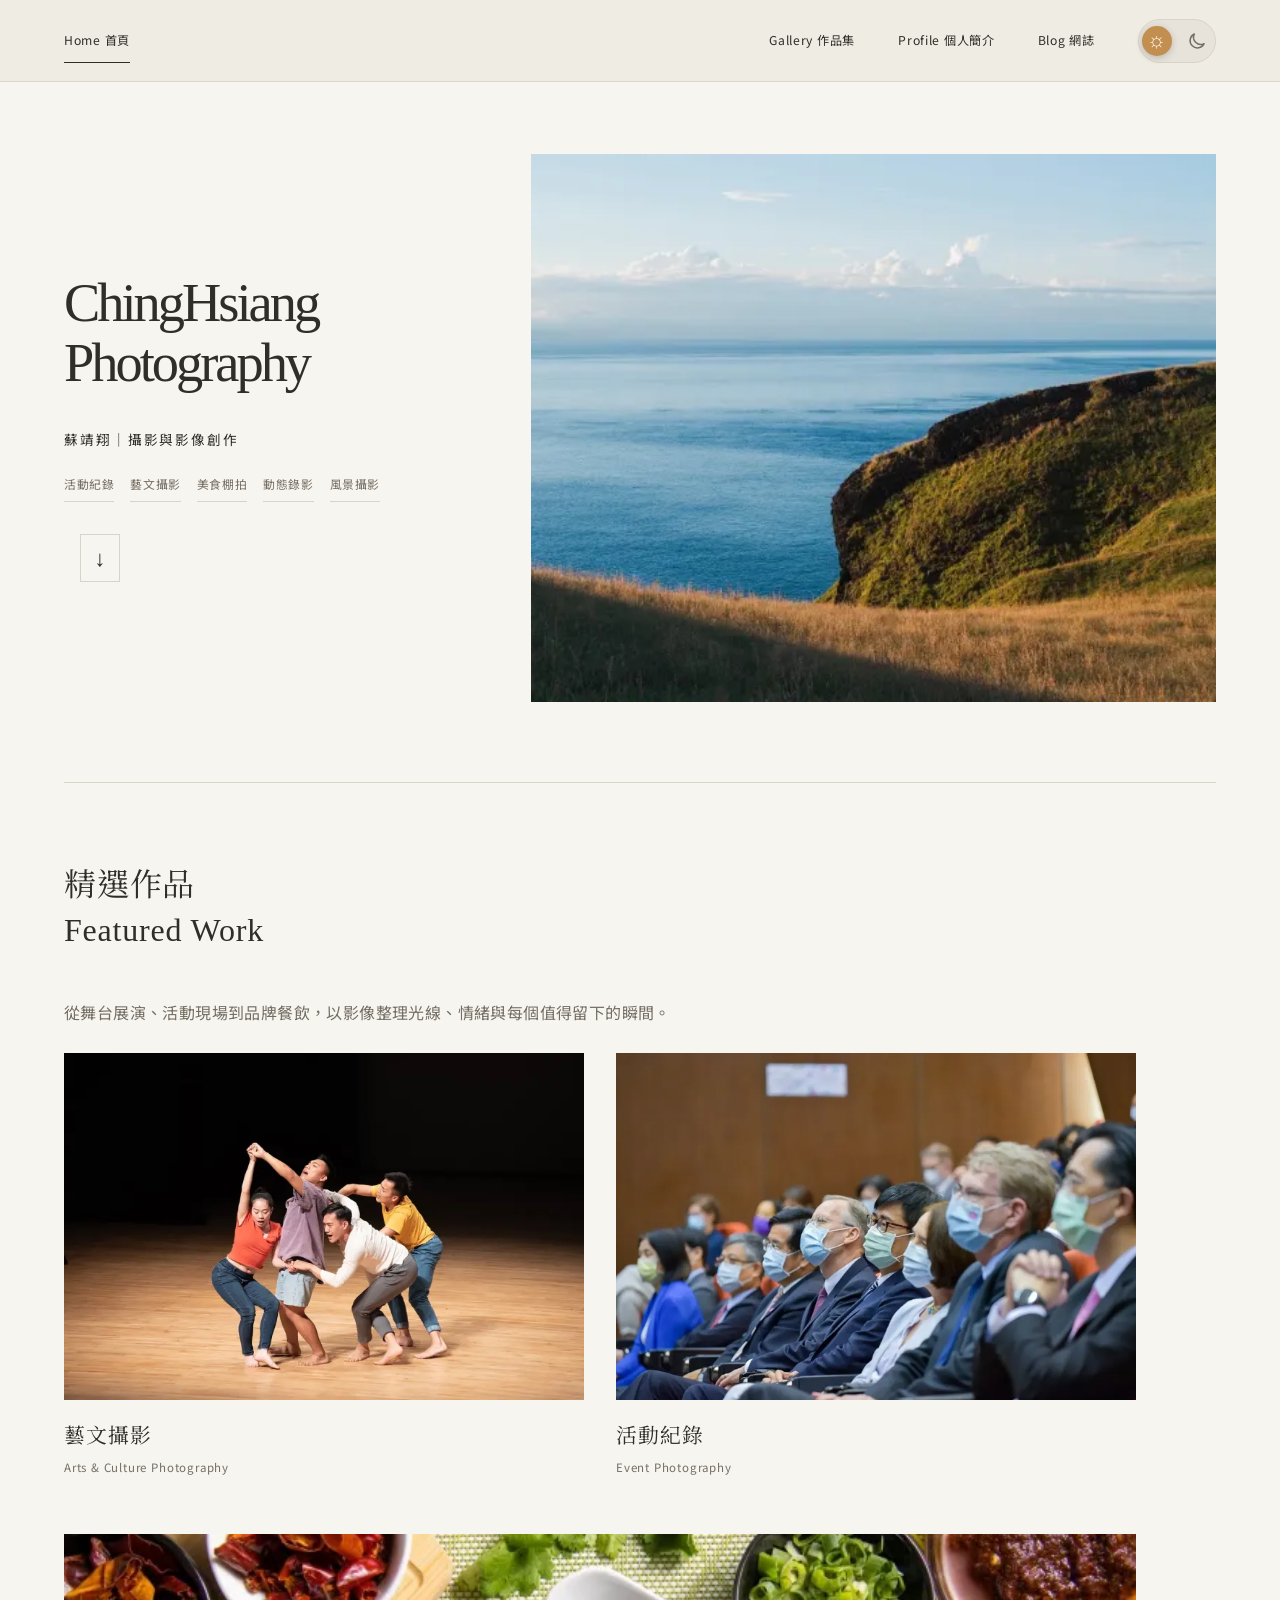
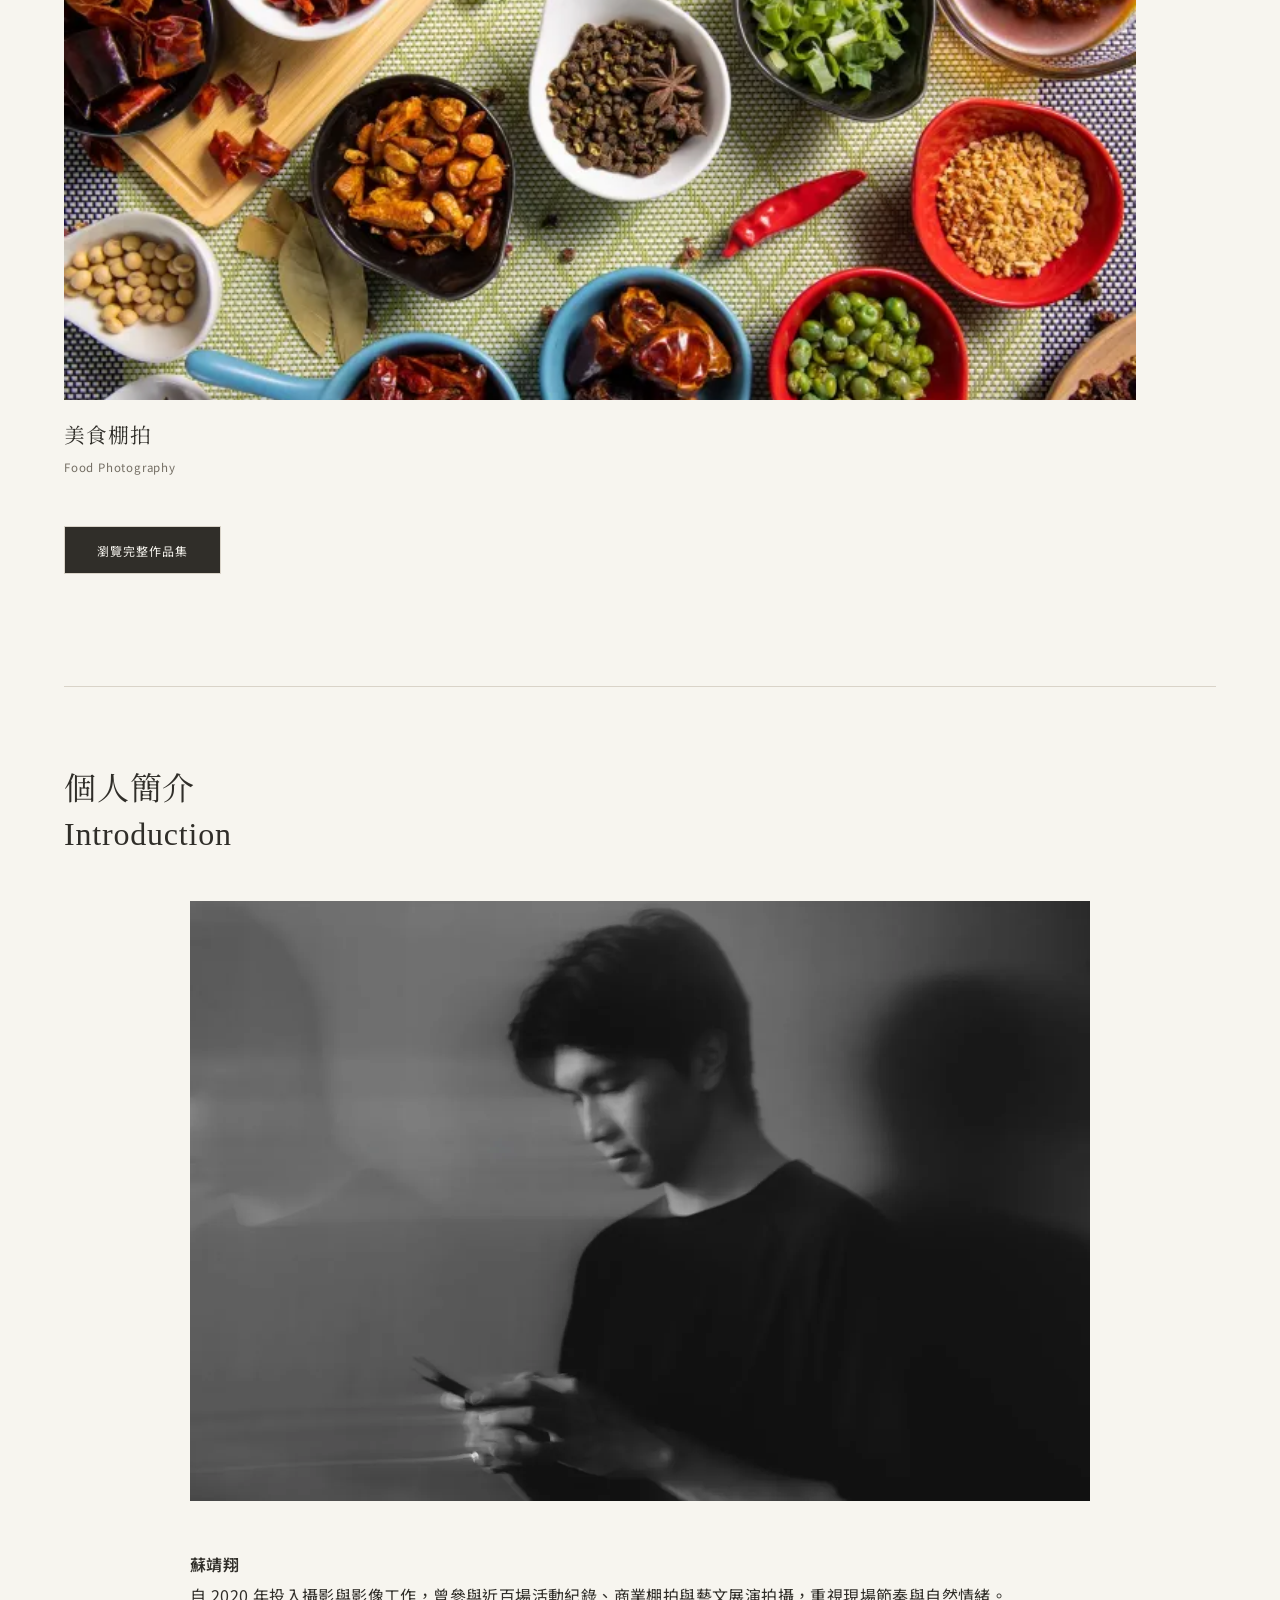
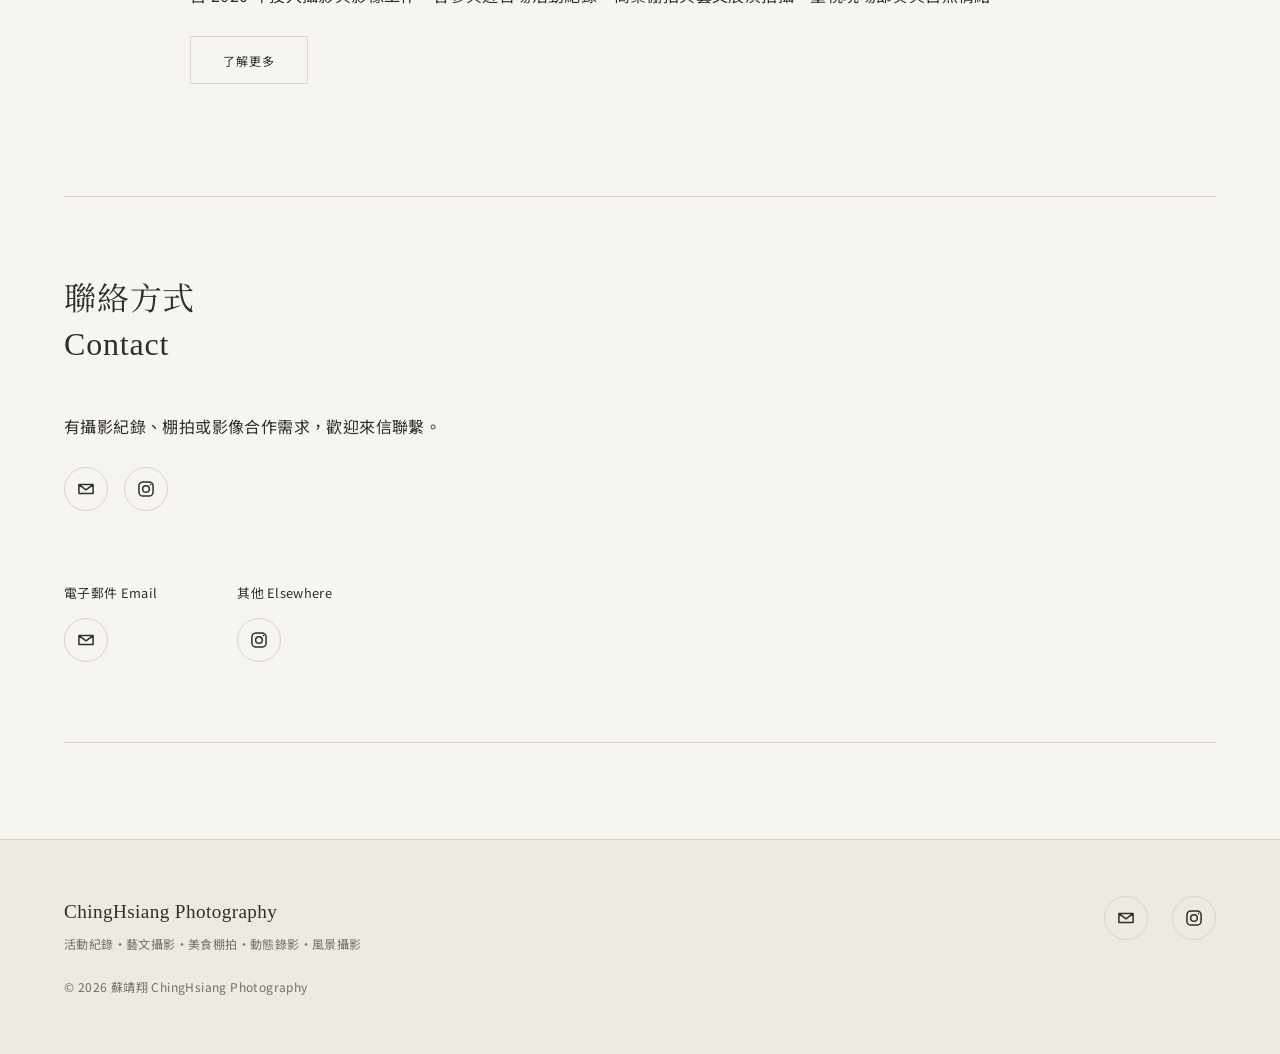
<file: index.html>
﻿<!DOCTYPE HTML>
<html lang="zh-Hant">
    <head>
        <title>蘇靖翔攝影作品集 | ChingHsiang Photography</title>
        <meta charset="utf-8" />
        <meta name="viewport" content="width=device-width, initial-scale=1" />
        <meta name="description" content="蘇靖翔的攝影與影像作品集，提供活動紀錄、藝文攝影、美食棚拍、動態錄影與風景攝影。" />
        <meta name="theme-color" content="#f7f5ef" />
        <link rel="canonical" href="https://www.chinghsiang.com/" />
        <meta property="og:type" content="website" />
        <meta property="og:locale" content="zh_TW" />
        <meta property="og:site_name" content="ChingHsiang Photography" />
        <meta property="og:title" content="蘇靖翔攝影作品集 | ChingHsiang Photography" />
        <meta property="og:description" content="從藝文展演、活動現場到品牌餐飲，以影像完整記錄每個重要片刻。" />
        <meta property="og:url" content="https://www.chinghsiang.com/" />
        <meta property="og:image" content="https://www.chinghsiang.com/images/%E7%89%9B%E9%A0%AD%E5%B1%B1.jpg" />
        <meta name="twitter:card" content="summary_large_image" />
        <meta name="twitter:title" content="蘇靖翔攝影作品集" />
        <meta name="twitter:description" content="活動紀錄、藝文攝影、美食棚拍、動態錄影與風景攝影。" />
        <meta name="twitter:image" content="https://www.chinghsiang.com/images/%E7%89%9B%E9%A0%AD%E5%B1%B1.jpg" />
        <link rel="icon" type="image/png" href="assets/favicon.png?v=20260711-logo" />
        <script src="assets/js/theme.js?v=20260912-editorial"></script>
        <link rel="preconnect" href="https://fonts.googleapis.com" />
        <link rel="preconnect" href="https://fonts.gstatic.com" crossorigin />
        <link rel="preload" as="image" href="images/牛頭山-720.webp" type="image/webp" imagesrcset="images/牛頭山-720.webp 720w, images/牛頭山-1200.webp 1200w, images/牛頭山.webp 1600w" imagesizes="(max-width: 900px) 90vw, (max-width: 1466px) 53.51vw, calc(821.33px - 2.49vw)" fetchpriority="high" />
        <link rel="stylesheet" href="https://fonts.googleapis.com/css2?family=Noto+Sans+TC:wght@400;600&amp;family=Noto+Serif+TC:wght@400;600&amp;display=swap" />
        <link rel="stylesheet" href="assets/css/main.css?v=20260718-dark-details" />
        <link rel="stylesheet" href="assets/css/editorial.css?v=20261004-interactions" />
        <script type="application/ld+json">
            {
                "@context": "https://schema.org",
                "@type": "Person",
                "name": "蘇靖翔",
                "alternateName": "ChingHsiang Photography",
                "url": "https://www.chinghsiang.com/",
                "image": "https://www.chinghsiang.com/images/%E5%80%8B%E4%BA%BA%E7%85%A7.jpg",
                "jobTitle": "攝影師",
                "email": "mailto:chinghsiang0622@icloud.com",
                "sameAs": [
                    "https://www.instagram.com/chinghsiang_photo/"
                ],
                "knowsAbout": ["活動紀錄", "藝文攝影", "美食攝影", "動態錄影", "風景攝影"]
            }
        </script>
    </head>
    <body class="is-preload">
        <a class="skip-link" href="#main-content">跳至主要內容</a>
        <nav class="site-nav" aria-label="主要導覽">
            <a href="index.html" aria-current="page"><span class="nav-en">Home</span> <span class="nav-zh">首頁</span></a>
            <a href="gallery.html"><span class="nav-en">Gallery</span> <span class="nav-zh">作品集</span></a>
            <a href="profile.html"><span class="nav-en">Profile</span> <span class="nav-zh">個人簡介</span></a>
            <a href="blog.html"><span class="nav-en">Blog</span> <span class="nav-zh">網誌</span></a>
            <button class="theme-toggle" type="button" aria-pressed="false" aria-label="切換為深色模式">
                <span class="theme-toggle-icon" aria-hidden="true"></span>
                <span class="theme-toggle-label">深色模式</span>
            </button>
        </nav>

        <main id="main-content" tabindex="-1">
            <div id="wrapper">
            <section class="intro">
                <header>
                    <h1>ChingHsiang Photography</h1>
                    <p class="hero-kicker">蘇靖翔｜攝影與影像創作</p>
                    <ul class="hero-services" aria-label="攝影服務項目">
                        <li><a href="gallery-event.html">活動紀錄</a></li>
                        <li><a href="gallery-art.html">藝文攝影</a></li>
                        <li><a href="gallery-food.html">美食棚拍</a></li>
                        <li><a href="gallery-video.html">動態錄影</a></li>
                        <li><a href="gallery-landscape.html">風景攝影</a></li>
                    </ul>
                    <ul class="actions">
                        <li><a href="#first" class="arrow scrolly"><span class="label">Next</span></a></li>
                    </ul>
                </header>
                <div class="content">
                    <span class="image fill" data-position="center">
                        <img src="images/牛頭山-720.webp" srcset="images/牛頭山-720.webp 720w, images/牛頭山-1200.webp 1200w, images/牛頭山.webp 1600w" sizes="(max-width: 900px) 90vw, (max-width: 1466px) 53.51vw, calc(821.33px - 2.49vw)" width="1600" height="900" alt="牛頭山風景攝影作品" fetchpriority="high" decoding="async" />
                    </span>
                </div>
            </section>

            <section id="first" class="gallery-overview">
                <header>
                    <h2>精選作品<br />Featured Work</h2>
                </header>
                <div class="content">
                    <p class="lead">從舞台展演、活動現場到品牌餐飲，以影像整理光線、情緒與每個值得留下的瞬間。</p>
                    <div class="gallery">
                        <a href="gallery-art.html" class="landscape">
                            <img src="images/gallery/fulls/藝文攝影-720.webp" srcset="images/gallery/fulls/藝文攝影-720.webp 720w, images/gallery/fulls/藝文攝影-1200.webp 1200w, images/gallery/fulls/藝文攝影.webp 1600w" sizes="(max-width: 600px) 90vw, 45vw" width="1600" height="1068" alt="藝文攝影精選作品" loading="lazy" decoding="async" />
                            <span class="gallery-title">藝文攝影<small>Arts &amp; Culture Photography</small></span>
                        </a>
                        <a href="gallery-event.html" class="landscape">
                            <img src="images/gallery/fulls/活動紀錄-720.webp" srcset="images/gallery/fulls/活動紀錄-720.webp 720w, images/gallery/fulls/活動紀錄-1200.webp 1200w, images/gallery/fulls/活動紀錄.webp 1280w" sizes="(max-width: 600px) 90vw, 45vw" width="1280" height="832" alt="活動紀錄精選作品" loading="lazy" decoding="async" />
                            <span class="gallery-title">活動紀錄<small>Event Photography</small></span>
                        </a>
                        <a href="gallery-food.html" class="landscape">
                            <img src="images/gallery/fulls/美食棚拍-720.webp" srcset="images/gallery/fulls/美食棚拍-720.webp 720w, images/gallery/fulls/美食棚拍-1200.webp 1200w, images/gallery/fulls/美食棚拍.webp 1600w" sizes="(max-width: 600px) 90vw, 45vw" width="1600" height="1068" alt="美食棚拍精選作品" loading="lazy" decoding="async" />
                            <span class="gallery-title">美食棚拍<small>Food Photography</small></span>
                        </a>
                    </div>
                    <ul class="actions">
                        <li><a href="gallery.html" class="button primary">瀏覽完整作品集</a></li>
                    </ul>
                </div>
            </section>

            <section>
                <header>
                    <h2>個人簡介<br />Introduction</h2>
                </header>
                <div class="content">
                    <span class="image main">
                        <img src="images/個人照-720.webp" srcset="images/個人照-720.webp 720w, images/個人照-1200.webp 1200w, images/個人照.webp 1600w" sizes="(max-width: 600px) 90vw, 60vw" width="1600" height="1066" alt="攝影師蘇靖翔個人照" loading="lazy" decoding="async" />
                    </span>
                    <p><strong>蘇靖翔</strong><br />自 2020 年投入攝影與影像工作，曾參與近百場活動紀錄、商業棚拍與藝文展演拍攝，重視現場節奏與自然情緒。</p>
                    <ul class="actions">
                        <li><a href="profile.html" class="button">了解更多</a></li>
                    </ul>
                </div>
            </section>

            <section>
                <header>
                    <h2>聯絡方式<br />Contact</h2>
                </header>
                <div class="content">
                    <p>有攝影紀錄、棚拍或影像合作需求，歡迎來信聯繫。</p>
                    <ul class="actions contact-actions">
                        <li><a href="mailto:chinghsiang0622@icloud.com" class="contact-icon-link contact-icon-email" aria-label="寄送電子郵件" title="電子郵件"></a></li>
                        <li><a href="https://www.instagram.com/chinghsiang_photo/" target="_blank" rel="noopener noreferrer" class="contact-icon-link contact-icon-instagram" aria-label="前往 Instagram" title="Instagram"></a></li>
                    </ul>
                </div>
                <footer>
                    <ul class="items">
                        <li>
                            <h3>電子郵件 Email</h3>
                            <a href="mailto:chinghsiang0622@icloud.com" class="contact-icon-link contact-icon-email" aria-label="寄送電子郵件" title="電子郵件"></a>
                        </li>
                        <li>
                            <h3>其他 Elsewhere</h3>
                            <a href="https://www.instagram.com/chinghsiang_photo/" target="_blank" rel="noopener noreferrer" class="contact-icon-link contact-icon-instagram" aria-label="前往 Instagram @chinghsiang_photo" title="Instagram"></a>
                        </li>
                    </ul>
                </footer>
            </section>
            </div>
        </main>

        <footer class="site-footer">
            <div>
                <strong>ChingHsiang Photography</strong>
                <p>活動紀錄・藝文攝影・美食棚拍・動態錄影・風景攝影</p>
            </div>
            <nav class="footer-links" aria-label="頁尾連結">
                <a href="mailto:chinghsiang0622@icloud.com" class="contact-icon-link contact-icon-email" aria-label="寄送電子郵件" title="電子郵件"></a>
                <a href="https://www.instagram.com/chinghsiang_photo/" target="_blank" rel="noopener noreferrer" class="contact-icon-link contact-icon-instagram" aria-label="前往 Instagram" title="Instagram"></a>
            </nav>
            <small>© 2026 蘇靖翔 ChingHsiang Photography</small>
        </footer>

        <script src="assets/js/jquery.min.js"></script>
        <script src="assets/js/main.js?v=20261004-interactions"></script>
    </body>
</html>
</file>
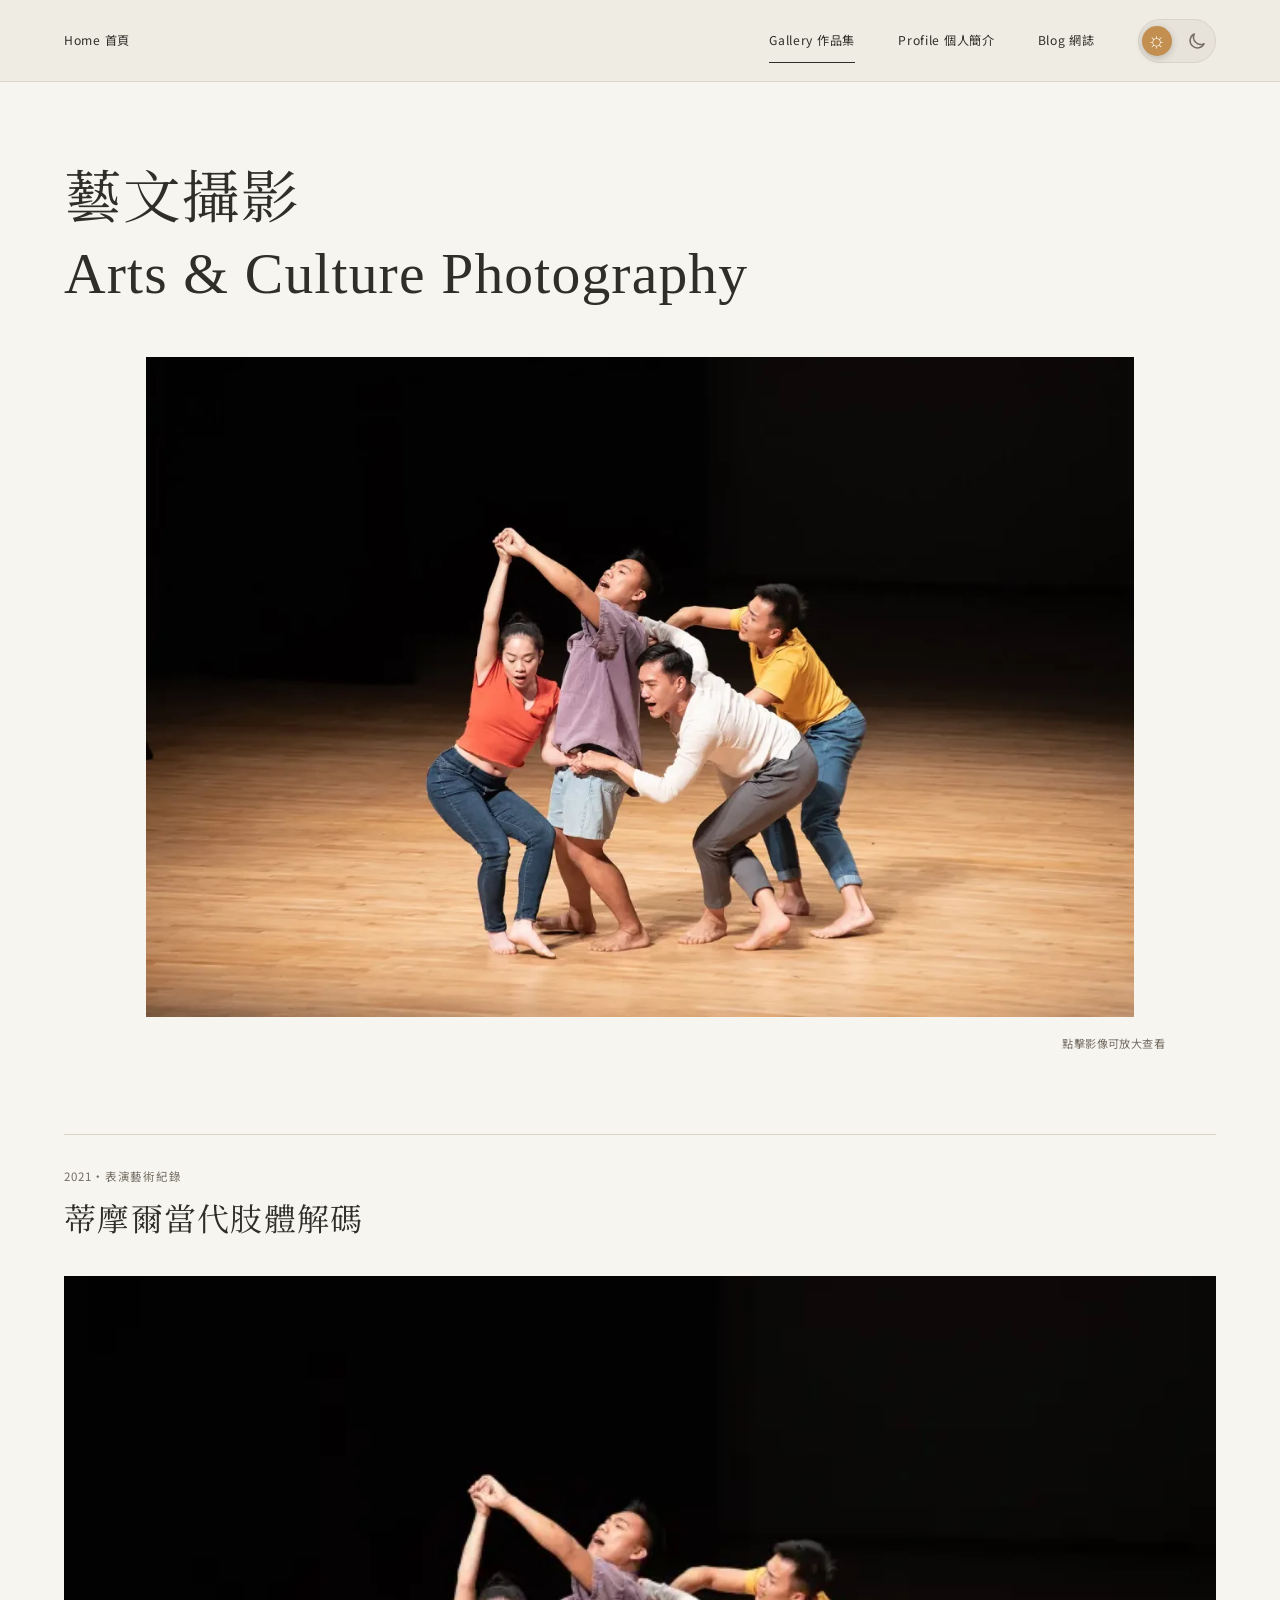
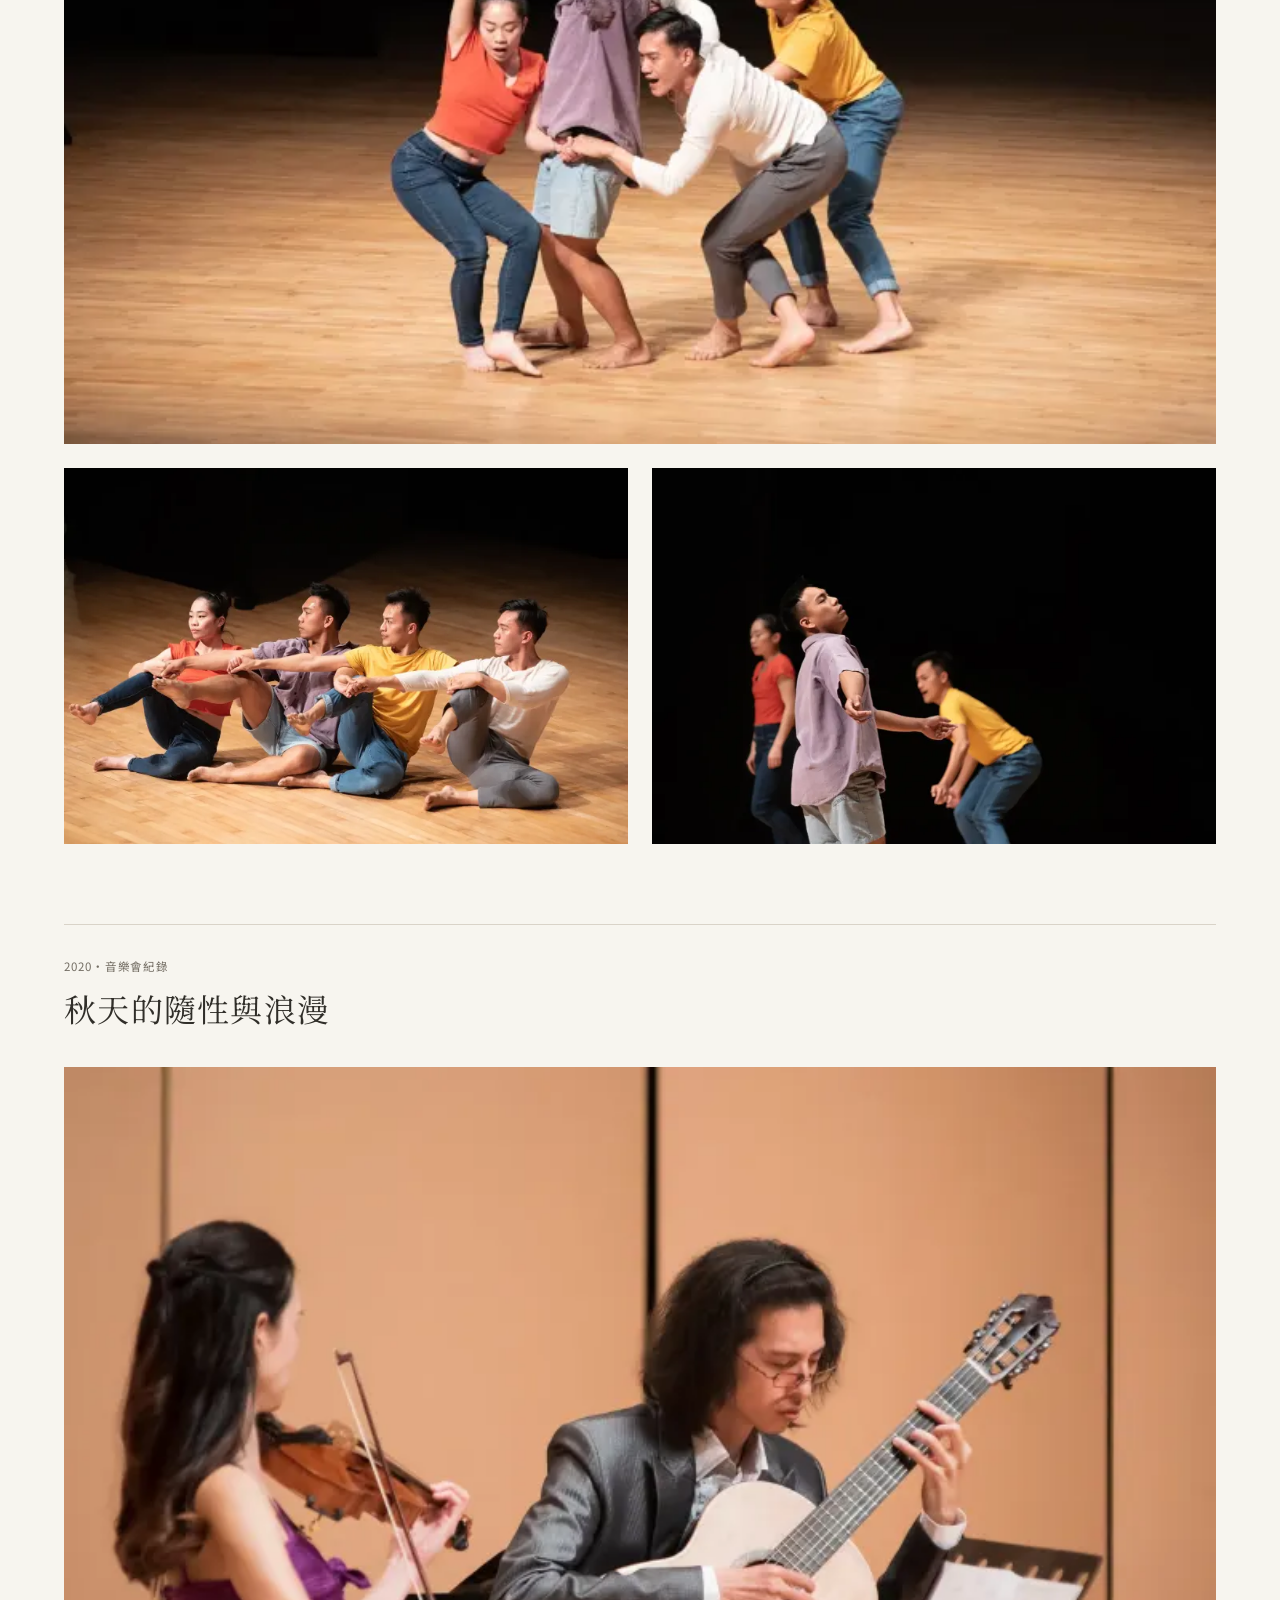
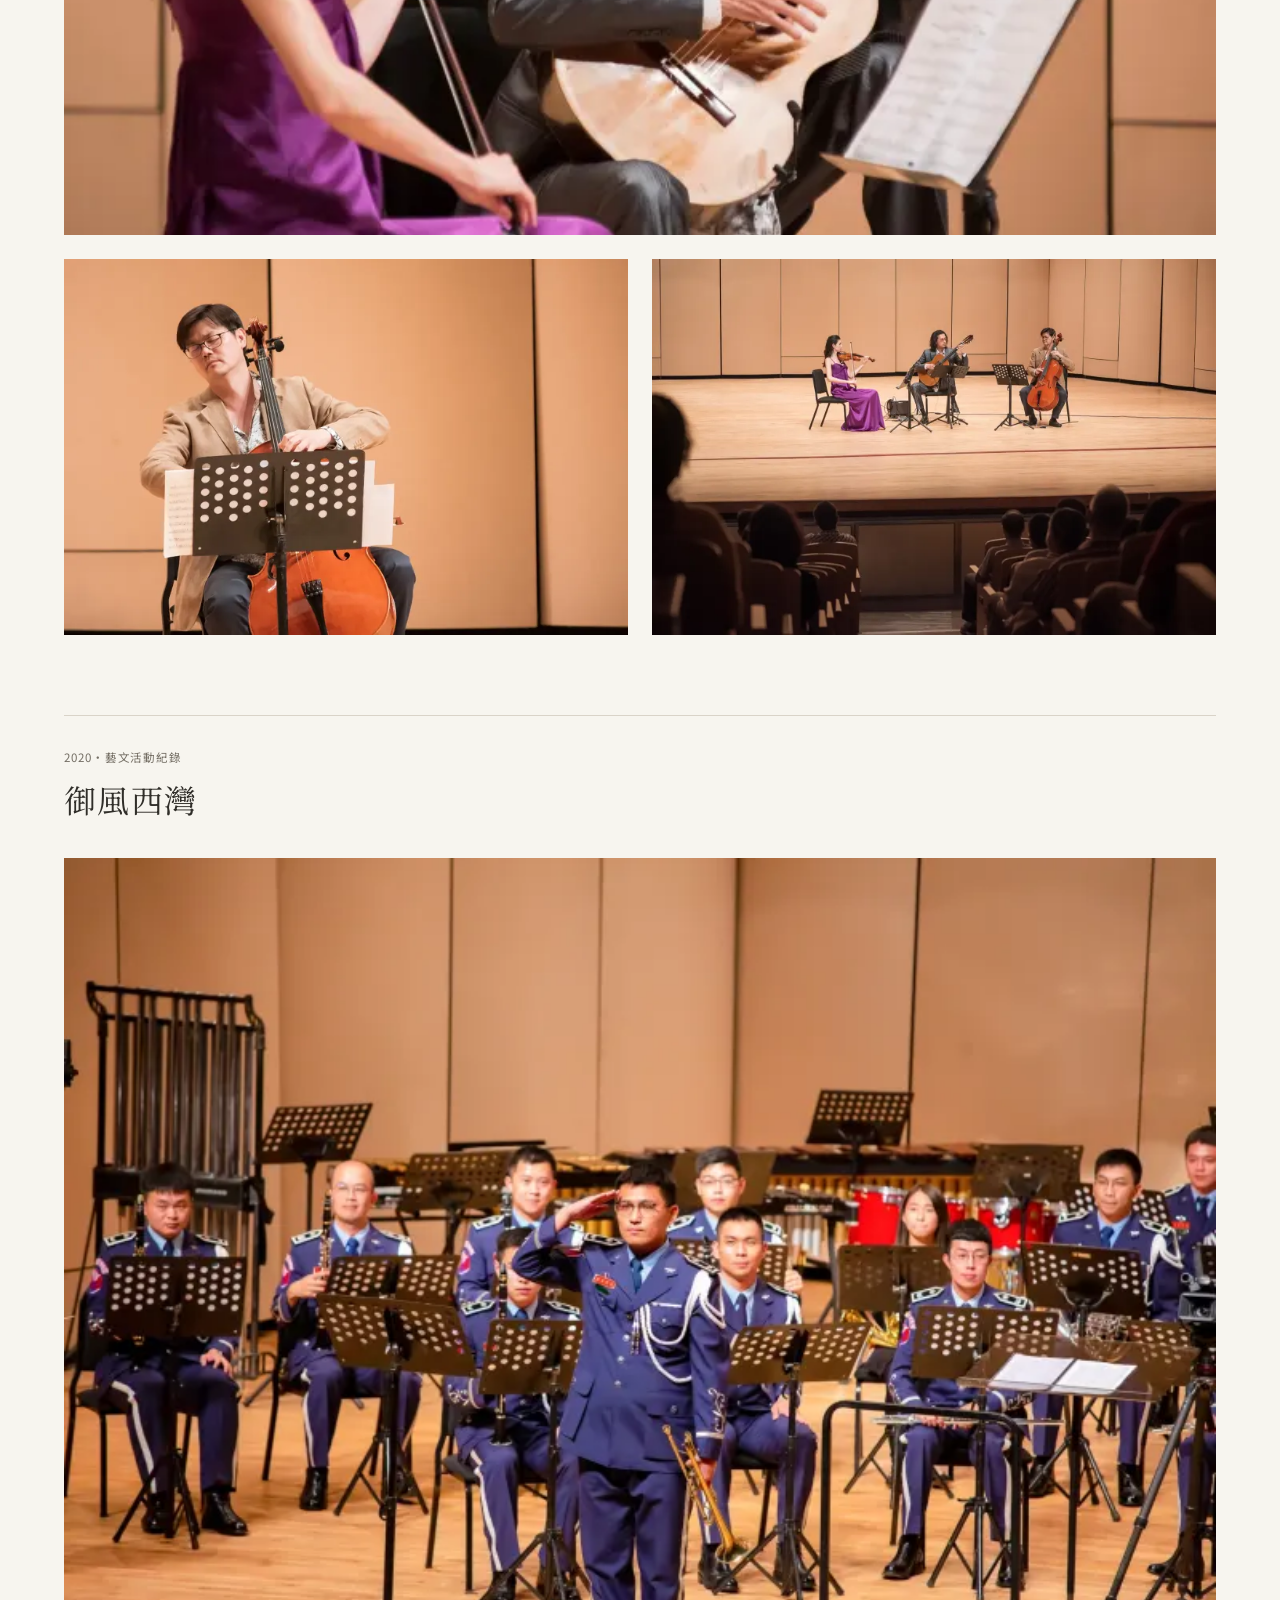
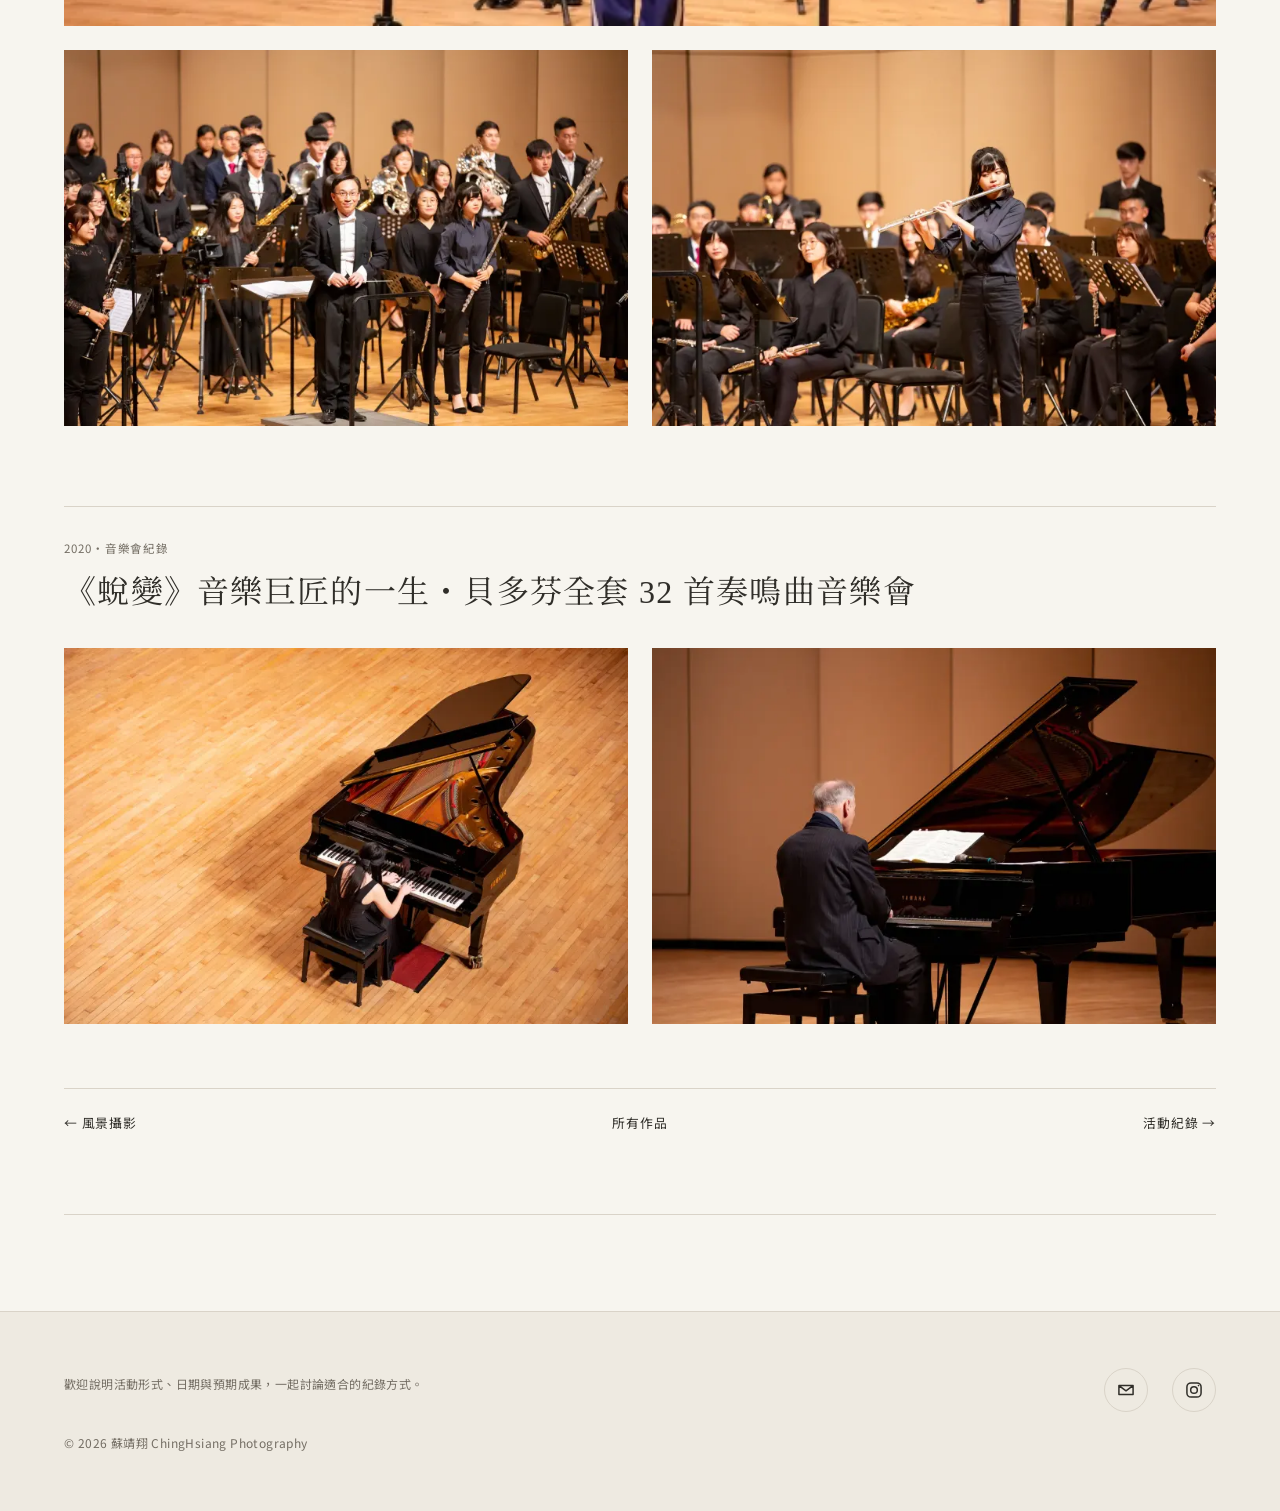
<file: gallery-art.html>
﻿<!DOCTYPE HTML>
<html lang="zh-Hant">
    <head>
        <title>藝文攝影作品 | ChingHsiang Photography</title>
        <meta charset="utf-8" />
        <meta name="viewport" content="width=device-width, initial-scale=1" />
        <meta name="description" content="蘇靖翔的藝文攝影作品，紀錄展演、舞台、藝文活動與現場氛圍。" />
        <meta name="theme-color" content="#f7f5ef" />
        <link rel="canonical" href="https://www.chinghsiang.com/gallery-art.html" />
        <meta property="og:type" content="website" />
        <meta property="og:locale" content="zh_TW" />
        <meta property="og:site_name" content="ChingHsiang Photography" />
        <meta property="og:title" content="藝文攝影作品 | ChingHsiang Photography" />
        <meta property="og:description" content="記錄舞台、展演與藝文活動的現場光線、情緒與作品細節。" />
        <meta property="og:url" content="https://www.chinghsiang.com/gallery-art.html" />
        <meta property="og:image" content="https://www.chinghsiang.com/images/gallery/fulls/%E8%97%9D%E6%96%87%E6%94%9D%E5%BD%B1.jpg" />
        <meta name="twitter:card" content="summary_large_image" />
        <link rel="icon" type="image/png" href="assets/favicon.png?v=20260711-logo" />
        <script src="assets/js/theme.js?v=20260912-editorial"></script>
        <link rel="preconnect" href="https://fonts.googleapis.com" />
        <link rel="preconnect" href="https://fonts.gstatic.com" crossorigin />
        <link rel="stylesheet" href="https://fonts.googleapis.com/css2?family=Noto+Sans+TC:wght@400;600&amp;family=Noto+Serif+TC:wght@400;600&amp;display=swap" />
        <link rel="stylesheet" href="assets/css/main.css?v=20260718-dark-details" />
        <link rel="stylesheet" href="assets/css/editorial.css?v=20261004-interactions" />
    </head>
    <body class="is-preload inner-page">
        <a class="skip-link" href="#main-content">跳至主要內容</a>
        <nav class="site-nav" aria-label="主要導覽">
            <a href="index.html"><span class="nav-en">Home</span> <span class="nav-zh">首頁</span></a>
            <a href="gallery.html" aria-current="location"><span class="nav-en">Gallery</span> <span class="nav-zh">作品集</span></a>
            <a href="profile.html"><span class="nav-en">Profile</span> <span class="nav-zh">個人簡介</span></a>
            <a href="blog.html"><span class="nav-en">Blog</span> <span class="nav-zh">網誌</span></a>
            <button class="theme-toggle" type="button" aria-pressed="false" aria-label="切換為深色模式">
                <span class="theme-toggle-icon" aria-hidden="true"></span>
                <span class="theme-toggle-label">深色模式</span>
            </button>
        </nav>

        <main id="main-content" tabindex="-1">
            <div id="wrapper">
            <section id="first" class="page-intro">
                <header>
                    <h1 class="page-title">藝文攝影<br />Arts &amp; Culture Photography</h1>
                </header>
                <div class="content">
                    <figure class="portfolio-cover">
                        <div class="gallery">
                            <a href="images/gallery/fulls/藝文攝影.jpg" class="landscape">
                                <img src="images/gallery/fulls/藝文攝影-720.webp" srcset="images/gallery/fulls/藝文攝影-720.webp 720w, images/gallery/fulls/藝文攝影-1200.webp 1200w, images/gallery/fulls/藝文攝影.webp 1600w" sizes="(max-width: 600px) 90vw, 1050px" width="1600" height="1068" alt="藝文展演現場攝影作品" decoding="async" />
                            </a>
                        </div>
                        <figcaption>點擊影像可放大查看</figcaption>
                    </figure>
                    <div class="portfolio-groups" data-portfolio-category="art" aria-busy="true"></div>
                    <nav class="category-nav" aria-label="作品分類導覽">
                        <a href="gallery-landscape.html">← 風景攝影</a>
                        <a href="gallery.html">所有作品</a>
                        <a href="gallery-event.html">活動紀錄 →</a>
                    </nav>
                </div>
            </section>
            </div>
        </main>

        <footer class="site-footer">
            <div>
                <p>歡迎說明活動形式、日期與預期成果，一起討論適合的紀錄方式。</p>
            </div>
            <nav class="footer-links" aria-label="頁尾連結">
                <a href="mailto:chinghsiang0622@icloud.com" class="contact-icon-link contact-icon-email" aria-label="寄送電子郵件" title="電子郵件"></a>
                <a href="https://www.instagram.com/chinghsiang_photo/" target="_blank" rel="noopener noreferrer" class="contact-icon-link contact-icon-instagram" aria-label="前往 Instagram" title="Instagram"></a>
            </nav>
            <small>© 2026 蘇靖翔 ChingHsiang Photography</small>
        </footer>

        <script src="assets/js/jquery.min.js"></script>
        <script src="assets/js/main.js?v=20261004-interactions"></script>
    </body>
</html>
</file>
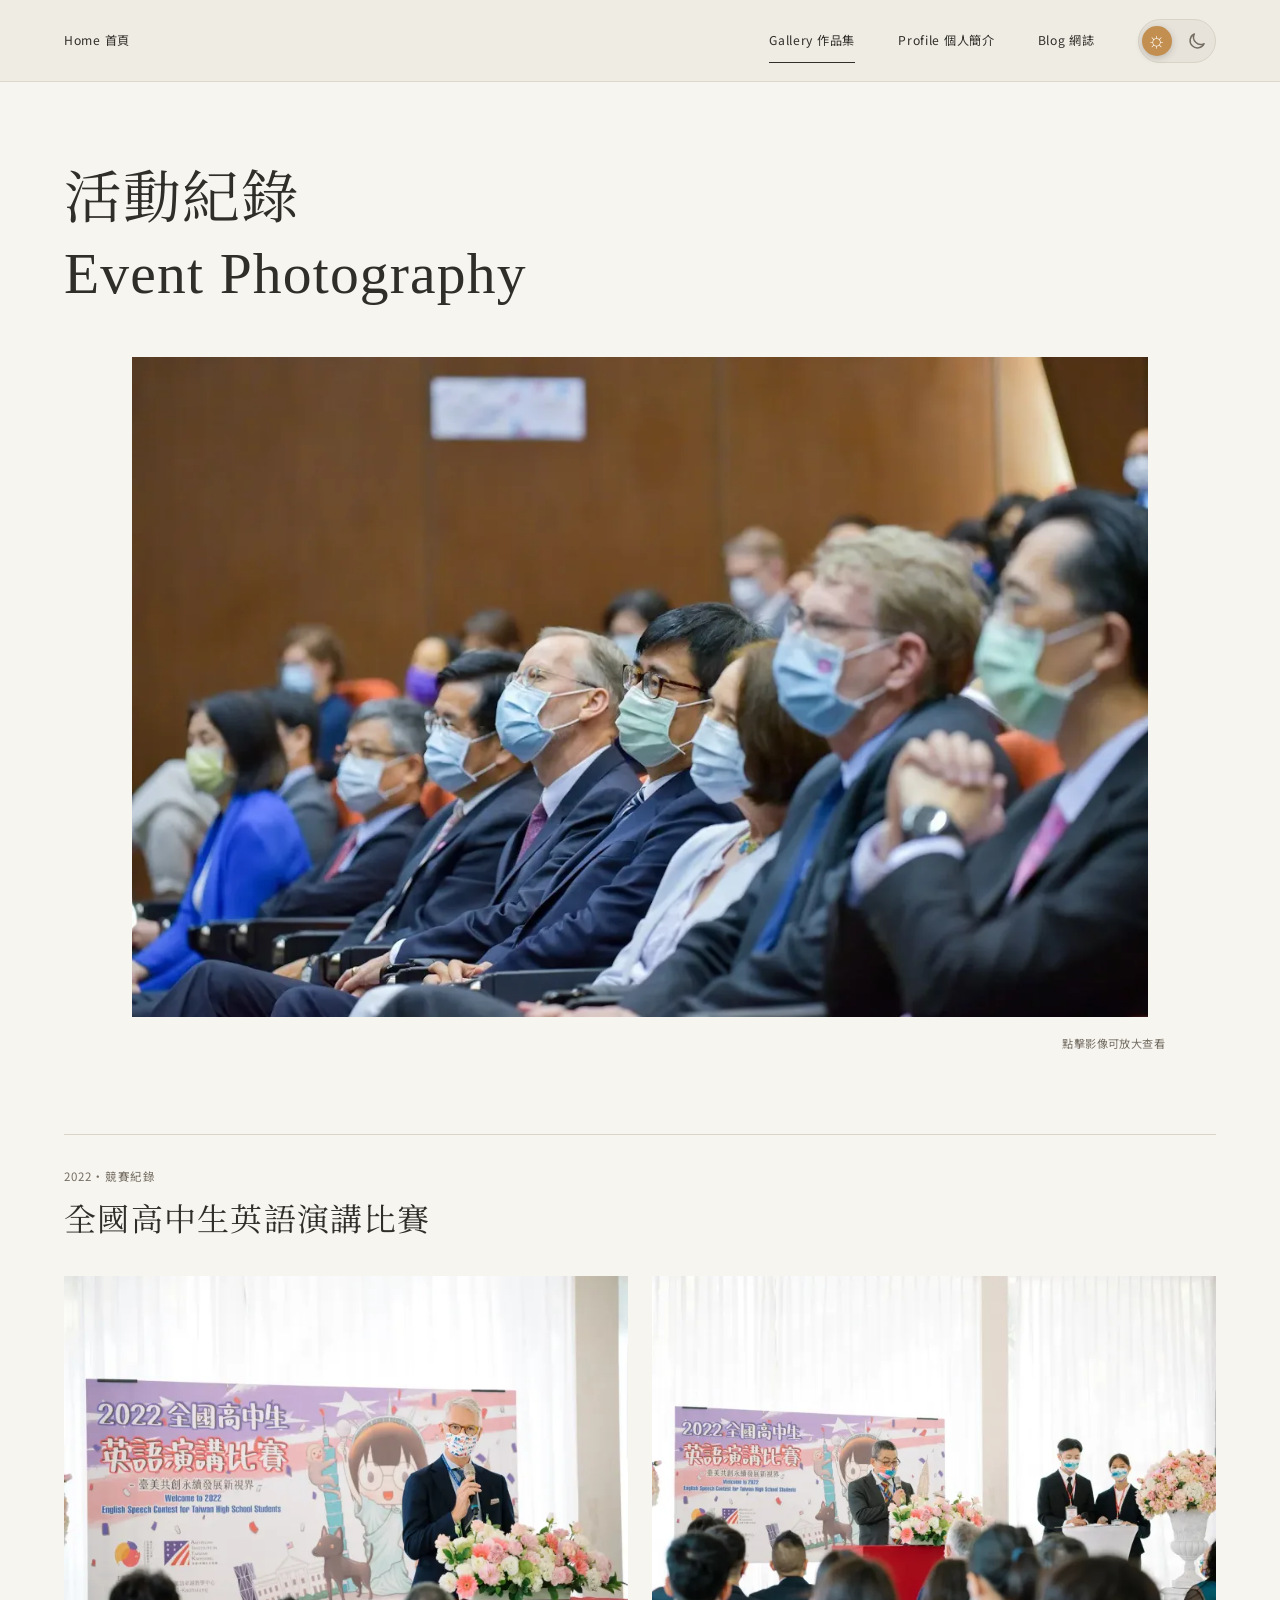
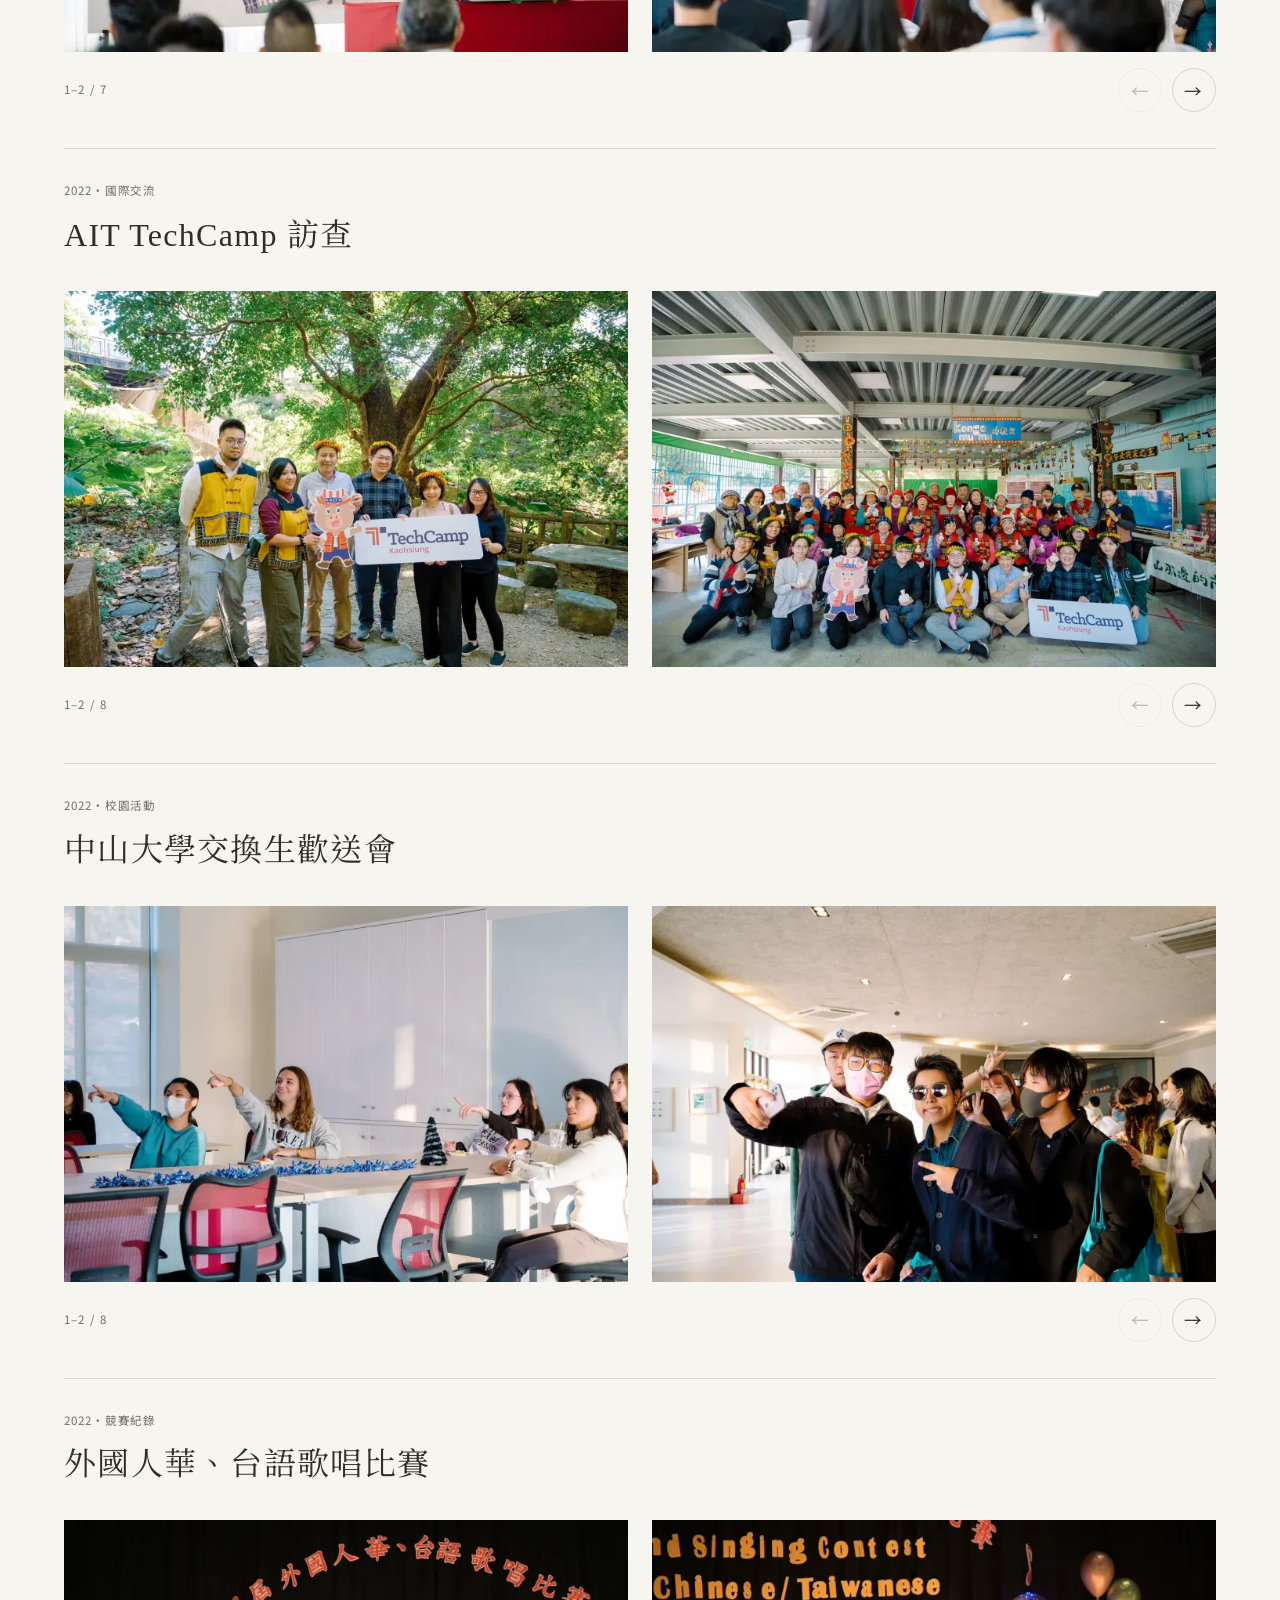
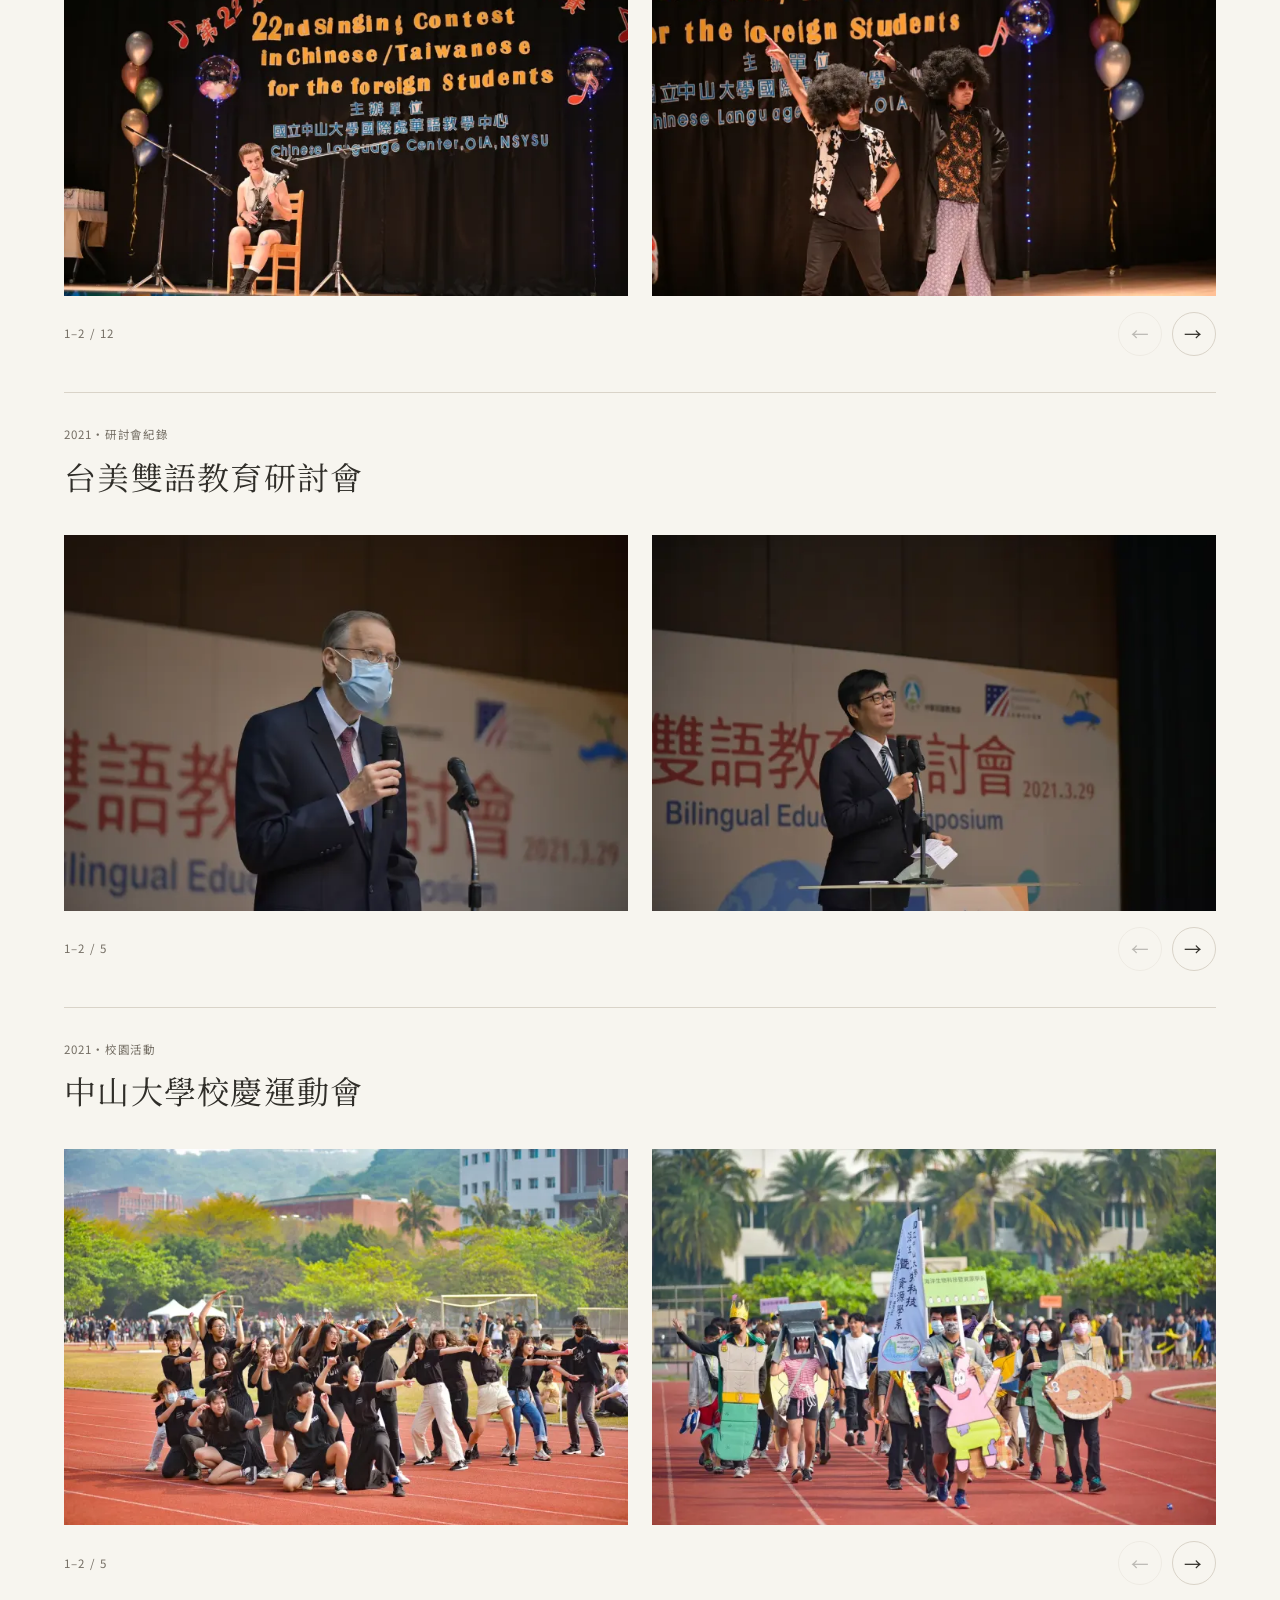
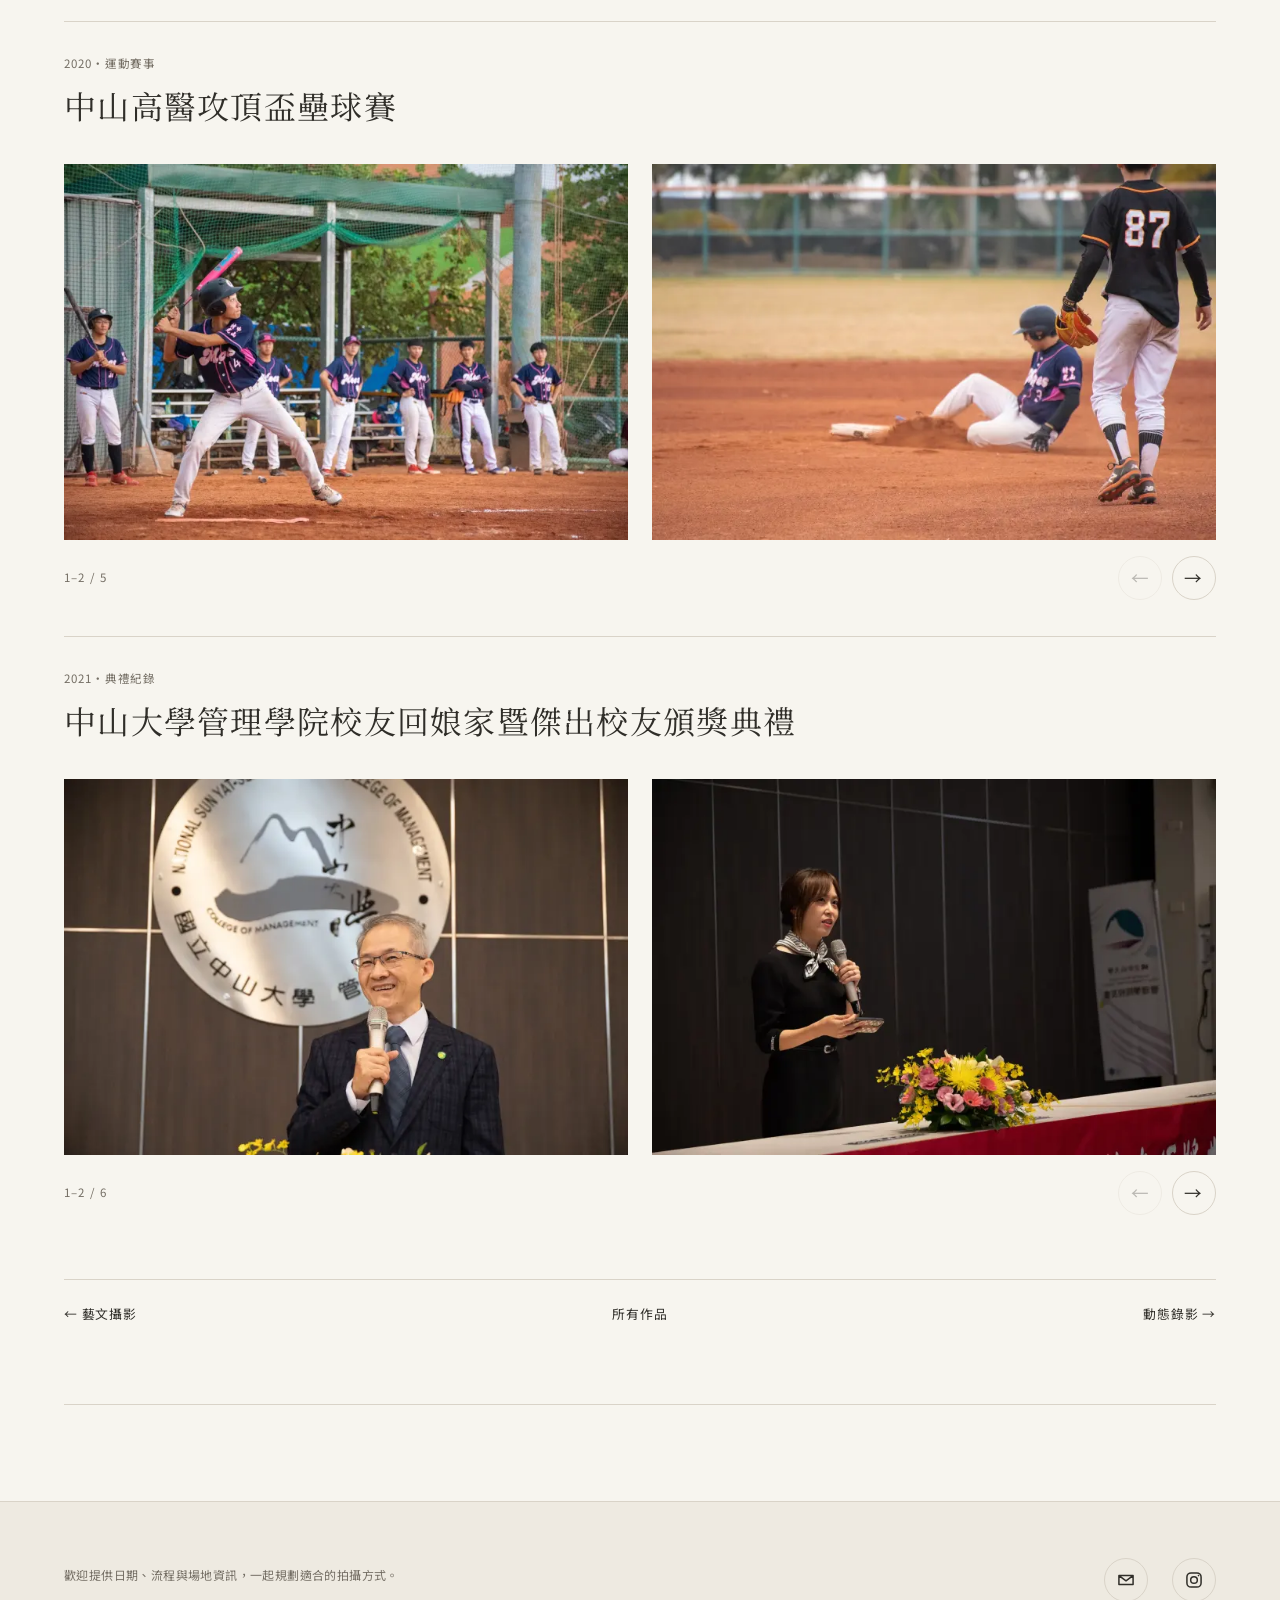
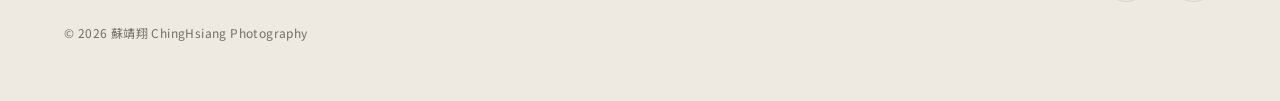
<file: gallery-event.html>
﻿<!DOCTYPE HTML>
<html lang="zh-Hant">
    <head>
        <title>活動紀錄攝影作品 | ChingHsiang Photography</title>
        <meta charset="utf-8" />
        <meta name="viewport" content="width=device-width, initial-scale=1" />
        <meta name="description" content="蘇靖翔的活動紀錄攝影作品，捕捉流程、互動與重要瞬間。" />
        <meta name="theme-color" content="#f7f5ef" />
        <link rel="canonical" href="https://www.chinghsiang.com/gallery-event.html" />
        <meta property="og:type" content="website" />
        <meta property="og:locale" content="zh_TW" />
        <meta property="og:site_name" content="ChingHsiang Photography" />
        <meta property="og:title" content="活動紀錄攝影作品 | ChingHsiang Photography" />
        <meta property="og:description" content="從活動流程到關鍵互動，完整記錄現場節奏與重要瞬間。" />
        <meta property="og:url" content="https://www.chinghsiang.com/gallery-event.html" />
        <meta property="og:image" content="https://www.chinghsiang.com/images/gallery/fulls/%E6%B4%BB%E5%8B%95%E7%B4%80%E9%8C%84.jpg" />
        <meta name="twitter:card" content="summary_large_image" />
        <link rel="icon" type="image/png" href="assets/favicon.png?v=20260711-logo" />
        <script src="assets/js/theme.js?v=20260912-editorial"></script>
        <link rel="preconnect" href="https://fonts.googleapis.com" />
        <link rel="preconnect" href="https://fonts.gstatic.com" crossorigin />
        <link rel="stylesheet" href="https://fonts.googleapis.com/css2?family=Noto+Sans+TC:wght@400;600&amp;family=Noto+Serif+TC:wght@400;600&amp;display=swap" />
        <link rel="stylesheet" href="assets/css/main.css?v=20260718-dark-details" />
        <link rel="stylesheet" href="assets/css/editorial.css?v=20261004-interactions" />
    </head>
    <body class="is-preload inner-page event-portfolio-page">
        <a class="skip-link" href="#main-content">跳至主要內容</a>
        <nav class="site-nav" aria-label="主要導覽">
            <a href="index.html"><span class="nav-en">Home</span> <span class="nav-zh">首頁</span></a>
            <a href="gallery.html" aria-current="location"><span class="nav-en">Gallery</span> <span class="nav-zh">作品集</span></a>
            <a href="profile.html"><span class="nav-en">Profile</span> <span class="nav-zh">個人簡介</span></a>
            <a href="blog.html"><span class="nav-en">Blog</span> <span class="nav-zh">網誌</span></a>
            <button class="theme-toggle" type="button" aria-pressed="false" aria-label="切換為深色模式">
                <span class="theme-toggle-icon" aria-hidden="true"></span>
                <span class="theme-toggle-label">深色模式</span>
            </button>
        </nav>

        <main id="main-content" tabindex="-1">
            <div id="wrapper">
            <section id="first" class="page-intro">
                <header>
                    <h1 class="page-title">活動紀錄<br />Event Photography</h1>
                </header>
                <div class="content">
                    <figure class="portfolio-cover">
                        <div class="gallery">
                            <a href="images/gallery/fulls/活動紀錄.jpg" class="landscape">
                                <img src="images/gallery/fulls/活動紀錄-720.webp" srcset="images/gallery/fulls/活動紀錄-720.webp 720w, images/gallery/fulls/活動紀錄-1200.webp 1200w, images/gallery/fulls/活動紀錄.webp 1280w" sizes="(max-width: 600px) 90vw, 1050px" width="1280" height="832" alt="國際交流活動現場紀錄作品" decoding="async" />
                            </a>
                        </div>
                        <figcaption>點擊影像可放大查看</figcaption>
                    </figure>
                    <div class="portfolio-groups" data-portfolio-category="event" aria-busy="true"></div>
                    <nav class="category-nav" aria-label="作品分類導覽">
                        <a href="gallery-art.html">← 藝文攝影</a>
                        <a href="gallery.html">所有作品</a>
                        <a href="gallery-video.html">動態錄影 →</a>
                    </nav>
                </div>
            </section>
            </div>
        </main>

        <footer class="site-footer">
            <div>
                <p>歡迎提供日期、流程與場地資訊，一起規劃適合的拍攝方式。</p>
            </div>
            <nav class="footer-links" aria-label="頁尾連結">
                <a href="mailto:chinghsiang0622@icloud.com" class="contact-icon-link contact-icon-email" aria-label="寄送電子郵件" title="電子郵件"></a>
                <a href="https://www.instagram.com/chinghsiang_photo/" target="_blank" rel="noopener noreferrer" class="contact-icon-link contact-icon-instagram" aria-label="前往 Instagram" title="Instagram"></a>
            </nav>
            <small>© 2026 蘇靖翔 ChingHsiang Photography</small>
        </footer>

        <script src="assets/js/jquery.min.js"></script>
        <script src="assets/js/main.js?v=20261004-interactions"></script>
    </body>
</html>
</file>
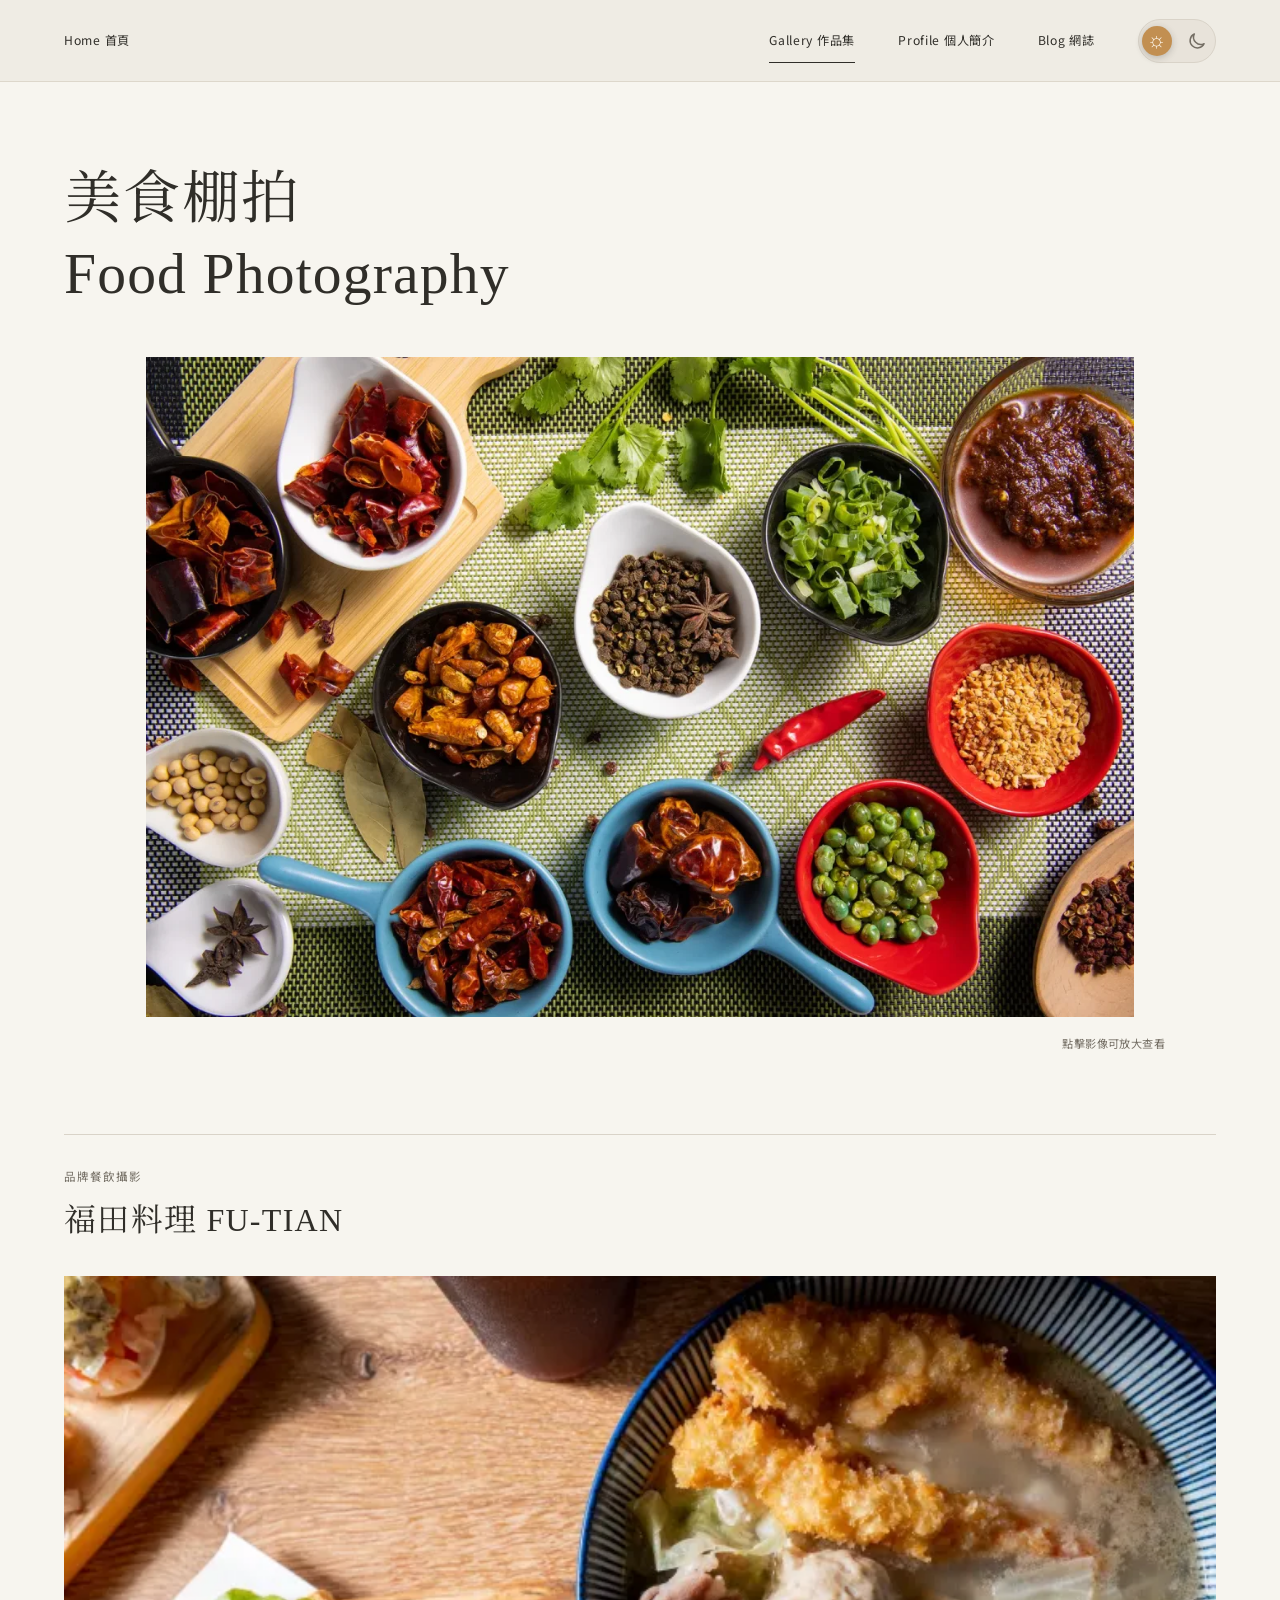
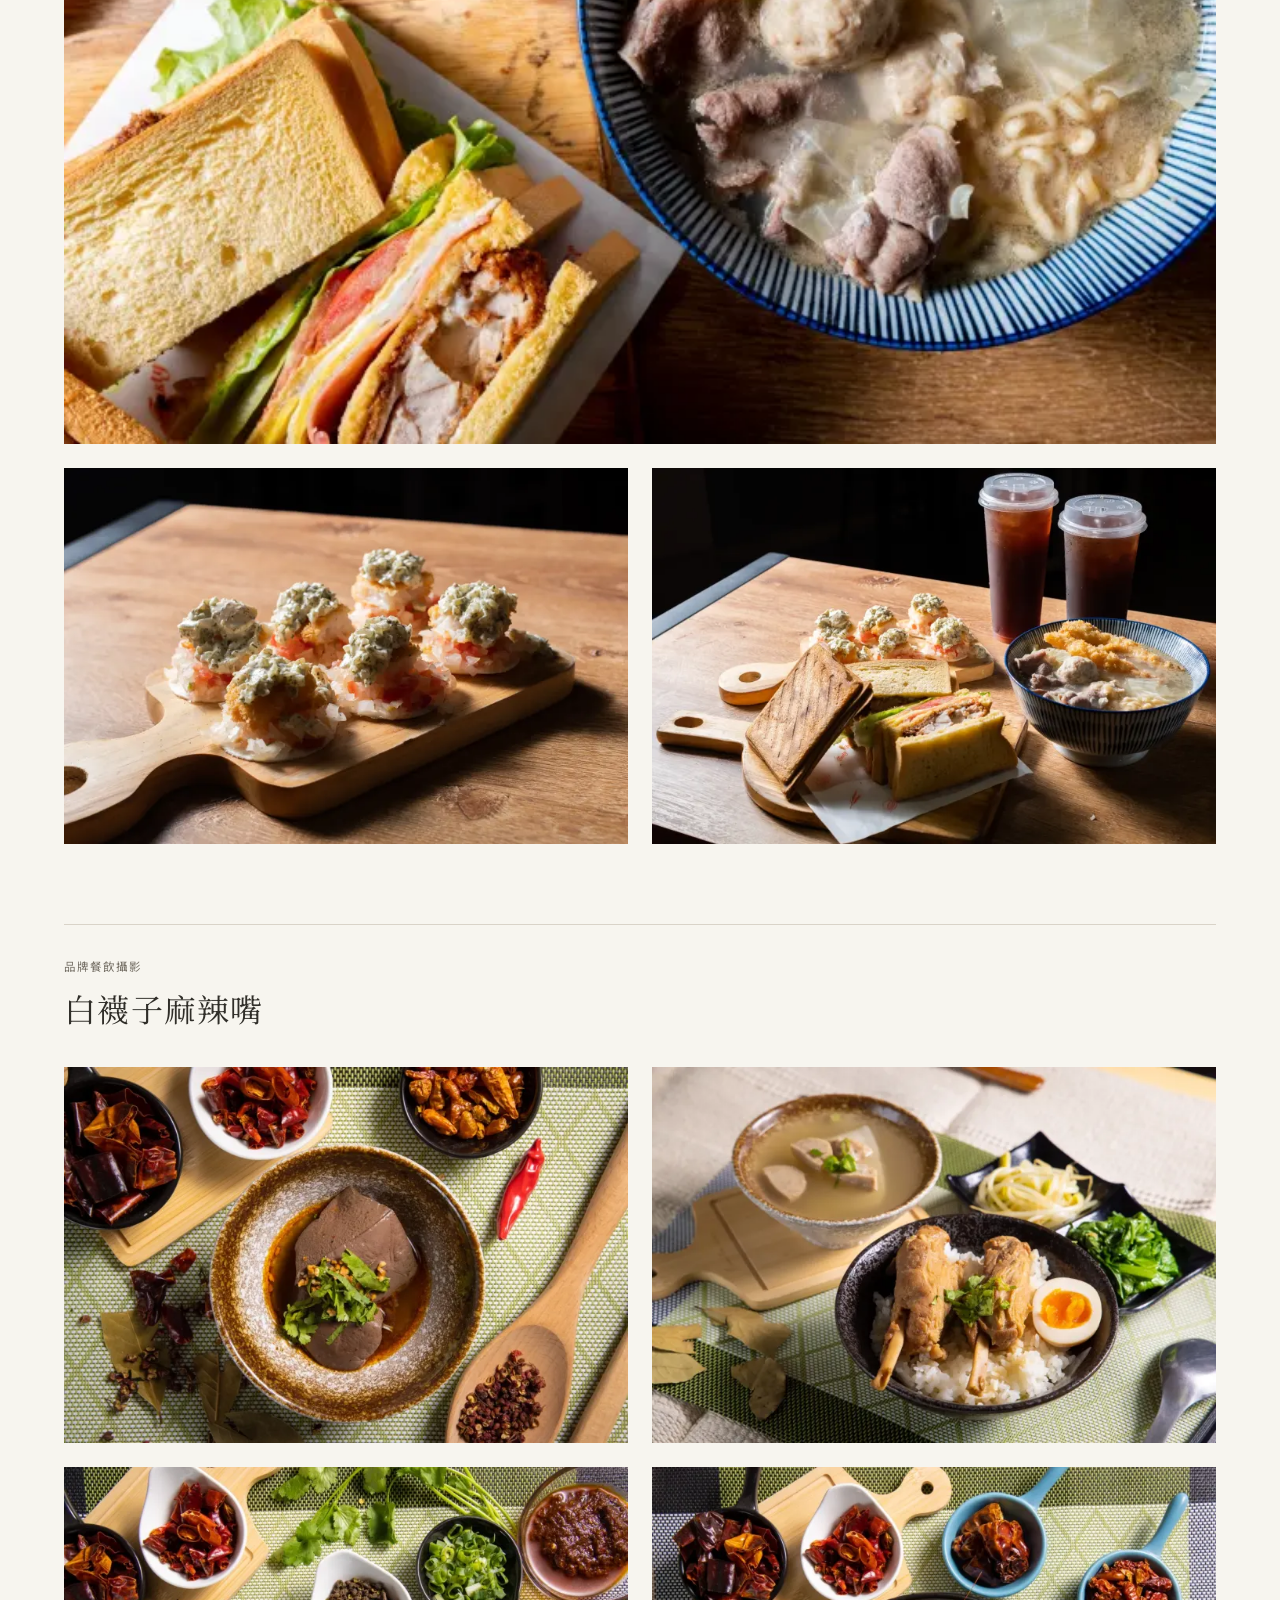
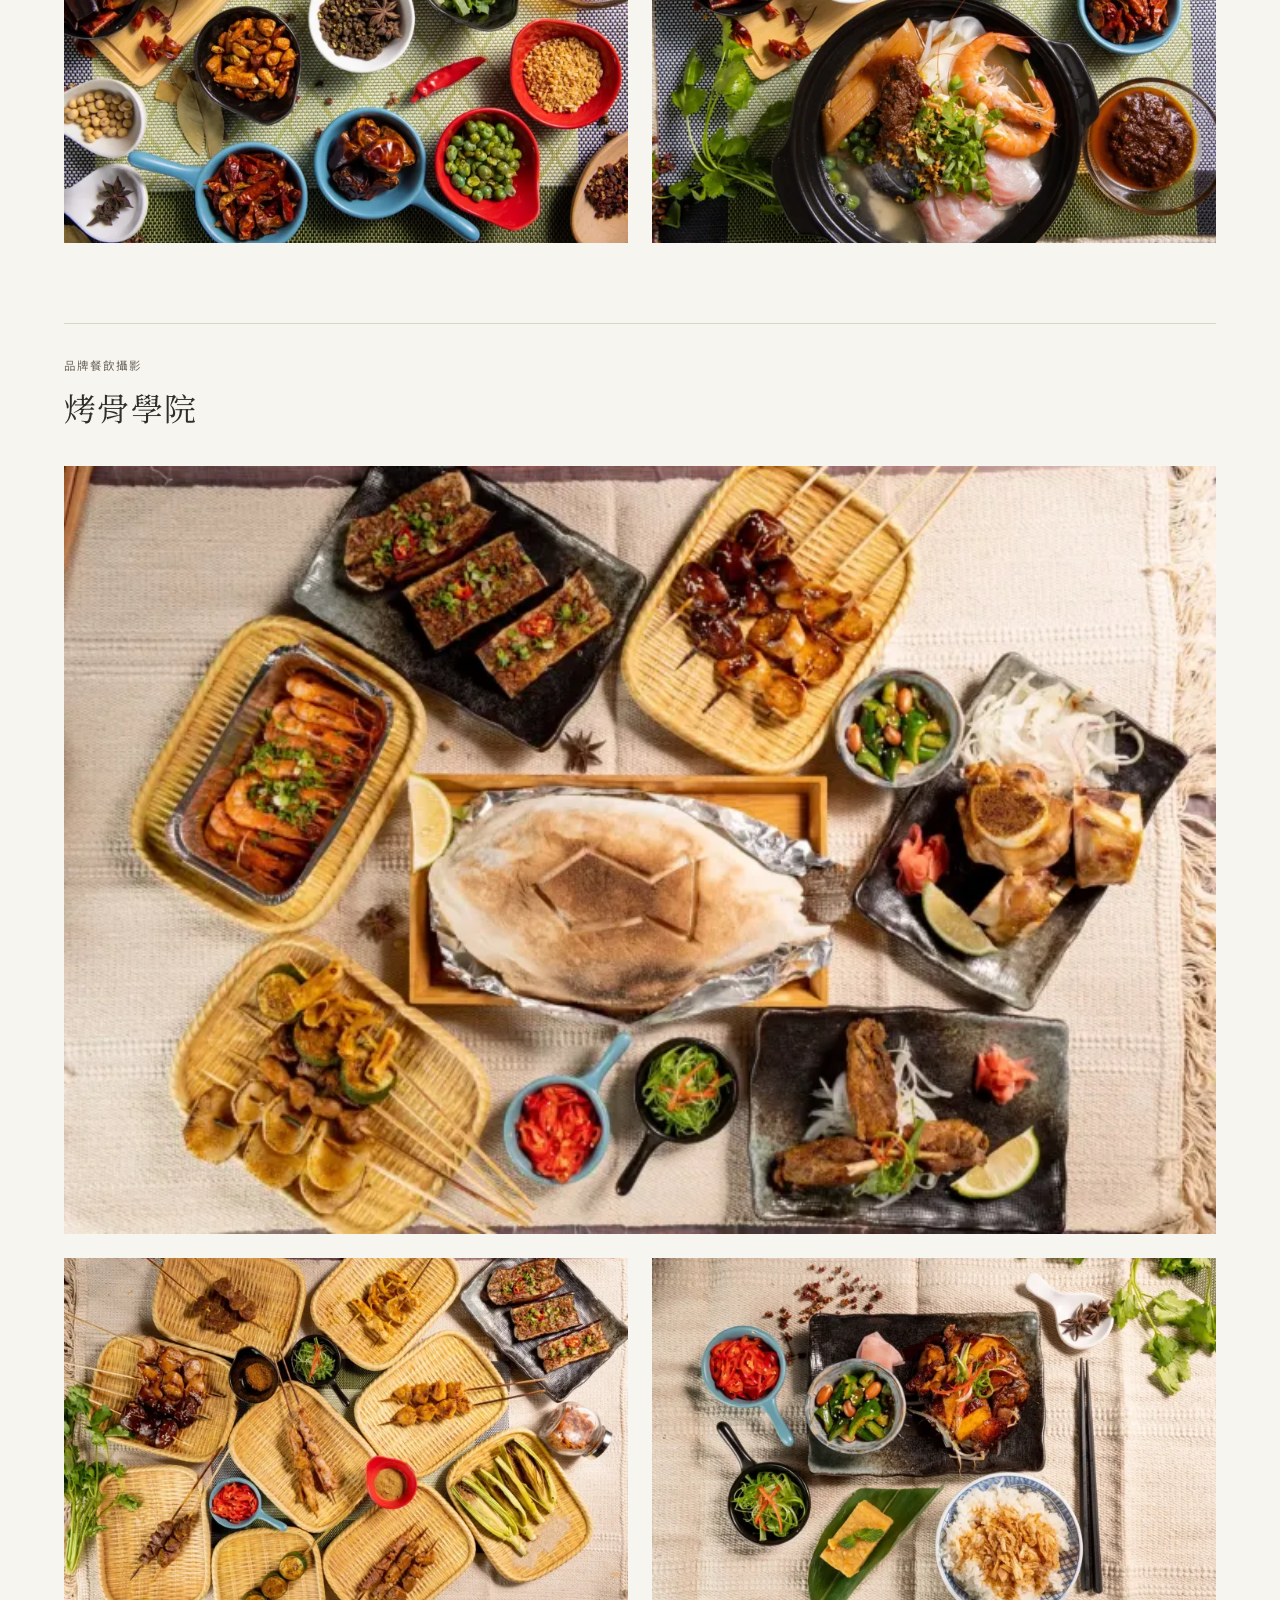
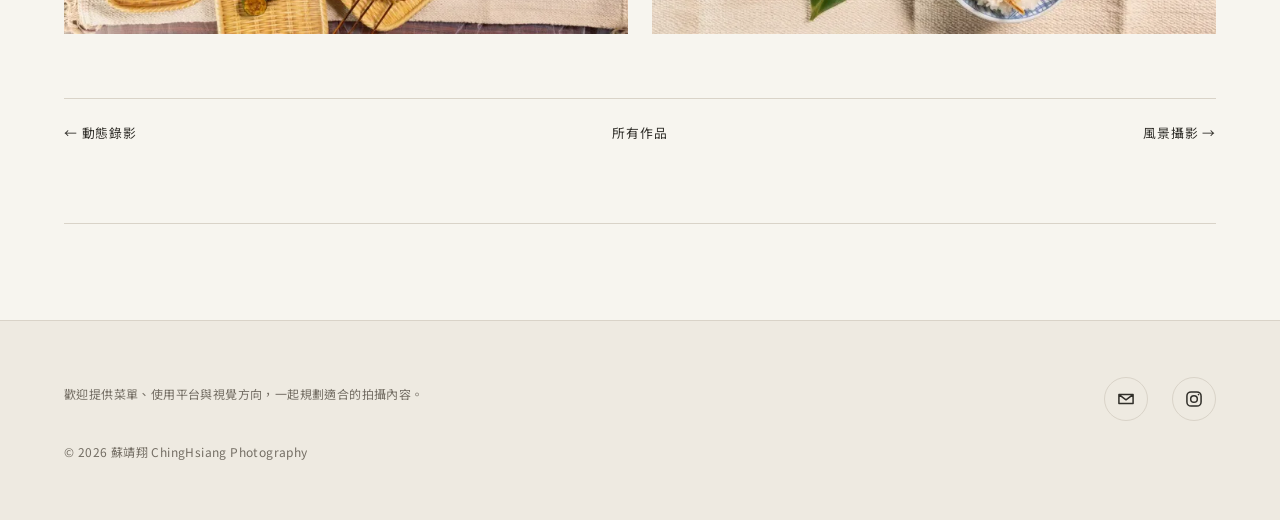
<file: gallery-food.html>
﻿<!DOCTYPE HTML>
<html lang="zh-Hant">
    <head>
        <title>美食棚拍作品 | ChingHsiang Photography</title>
        <meta charset="utf-8" />
        <meta name="viewport" content="width=device-width, initial-scale=1" />
        <meta name="description" content="蘇靖翔的美食棚拍作品，以光線、色澤與質地呈現餐飲品牌視覺。" />
        <meta name="theme-color" content="#f7f5ef" />
        <link rel="canonical" href="https://www.chinghsiang.com/gallery-food.html" />
        <meta property="og:type" content="website" />
        <meta property="og:locale" content="zh_TW" />
        <meta property="og:site_name" content="ChingHsiang Photography" />
        <meta property="og:title" content="美食棚拍作品 | ChingHsiang Photography" />
        <meta property="og:description" content="以棚拍與品牌視覺呈現食物的色澤、質地與氛圍。" />
        <meta property="og:url" content="https://www.chinghsiang.com/gallery-food.html" />
        <meta property="og:image" content="https://www.chinghsiang.com/images/gallery/fulls/%E7%BE%8E%E9%A3%9F%E6%A3%9A%E6%8B%8D.jpg" />
        <meta name="twitter:card" content="summary_large_image" />
        <link rel="icon" type="image/png" href="assets/favicon.png?v=20260711-logo" />
        <script src="assets/js/theme.js?v=20260912-editorial"></script>
        <link rel="preconnect" href="https://fonts.googleapis.com" />
        <link rel="preconnect" href="https://fonts.gstatic.com" crossorigin />
        <link rel="stylesheet" href="https://fonts.googleapis.com/css2?family=Noto+Sans+TC:wght@400;600&amp;family=Noto+Serif+TC:wght@400;600&amp;display=swap" />
        <link rel="stylesheet" href="assets/css/main.css?v=20260718-dark-details" />
        <link rel="stylesheet" href="assets/css/editorial.css?v=20261004-interactions" />
    </head>
    <body class="is-preload inner-page">
        <a class="skip-link" href="#main-content">跳至主要內容</a>
        <nav class="site-nav" aria-label="主要導覽">
            <a href="index.html"><span class="nav-en">Home</span> <span class="nav-zh">首頁</span></a>
            <a href="gallery.html" aria-current="location"><span class="nav-en">Gallery</span> <span class="nav-zh">作品集</span></a>
            <a href="profile.html"><span class="nav-en">Profile</span> <span class="nav-zh">個人簡介</span></a>
            <a href="blog.html"><span class="nav-en">Blog</span> <span class="nav-zh">網誌</span></a>
            <button class="theme-toggle" type="button" aria-pressed="false" aria-label="切換為深色模式">
                <span class="theme-toggle-icon" aria-hidden="true"></span>
                <span class="theme-toggle-label">深色模式</span>
            </button>
        </nav>

        <main id="main-content" tabindex="-1">
            <div id="wrapper">
            <section id="first" class="page-intro">
                <header>
                    <h1 class="page-title">美食棚拍<br />Food Photography</h1>
                </header>
                <div class="content">
                    <figure class="portfolio-cover">
                        <div class="gallery">
                            <a href="images/gallery/fulls/美食棚拍.jpg" class="landscape">
                                <img src="images/gallery/fulls/美食棚拍-720.webp" srcset="images/gallery/fulls/美食棚拍-720.webp 720w, images/gallery/fulls/美食棚拍-1200.webp 1200w, images/gallery/fulls/美食棚拍.webp 1600w" sizes="(max-width: 600px) 90vw, 1050px" width="1600" height="1068" alt="餐飲品牌美食棚拍作品" decoding="async" />
                            </a>
                        </div>
                        <figcaption>點擊影像可放大查看</figcaption>
                    </figure>
                    <div class="portfolio-groups" data-portfolio-category="food" aria-busy="true"></div>
                    <nav class="category-nav" aria-label="作品分類導覽">
                        <a href="gallery-video.html">← 動態錄影</a>
                        <a href="gallery.html">所有作品</a>
                        <a href="gallery-landscape.html">風景攝影 →</a>
                    </nav>
                </div>
            </section>
            </div>
        </main>

        <footer class="site-footer">
            <div>
                <p>歡迎提供菜單、使用平台與視覺方向，一起規劃適合的拍攝內容。</p>
            </div>
            <nav class="footer-links" aria-label="頁尾連結">
                <a href="mailto:chinghsiang0622@icloud.com" class="contact-icon-link contact-icon-email" aria-label="寄送電子郵件" title="電子郵件"></a>
                <a href="https://www.instagram.com/chinghsiang_photo/" target="_blank" rel="noopener noreferrer" class="contact-icon-link contact-icon-instagram" aria-label="前往 Instagram" title="Instagram"></a>
            </nav>
            <small>© 2026 蘇靖翔 ChingHsiang Photography</small>
        </footer>

        <script src="assets/js/jquery.min.js"></script>
        <script src="assets/js/main.js?v=20261004-interactions"></script>
    </body>
</html>
</file>
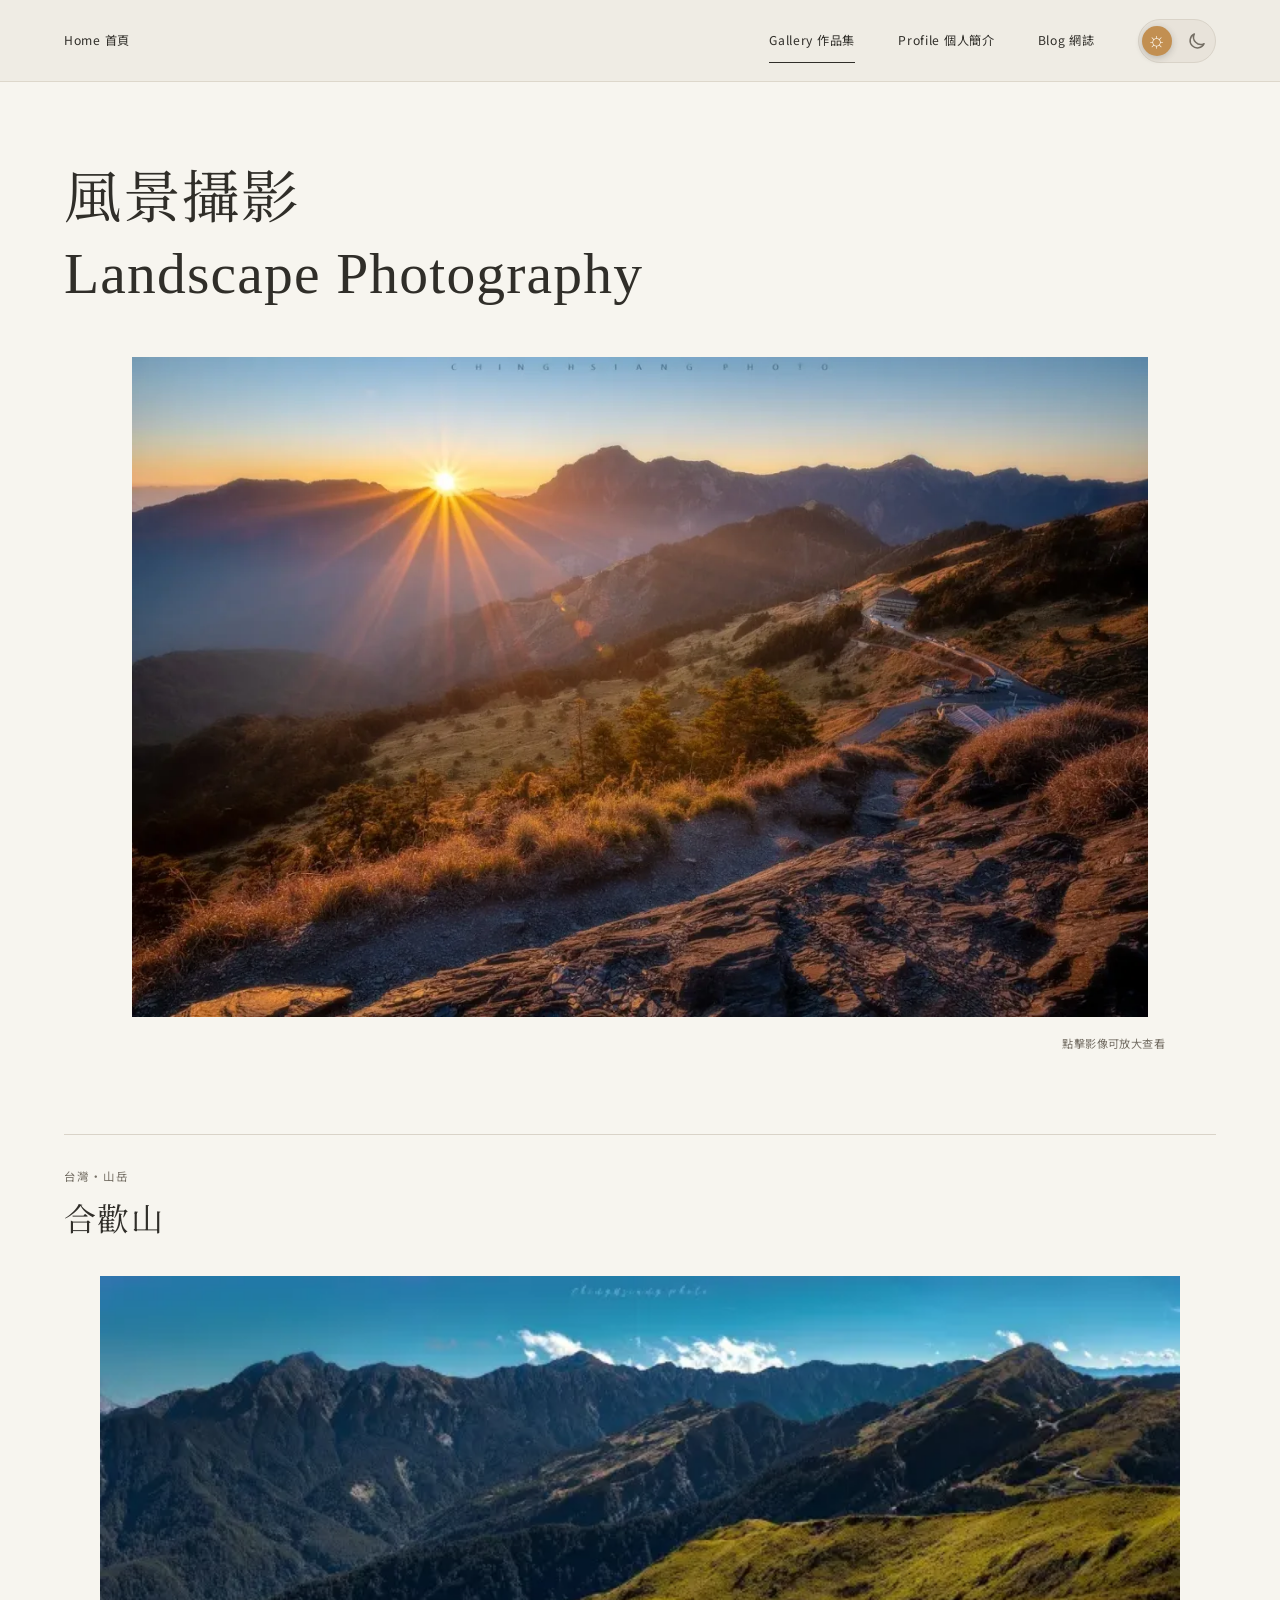
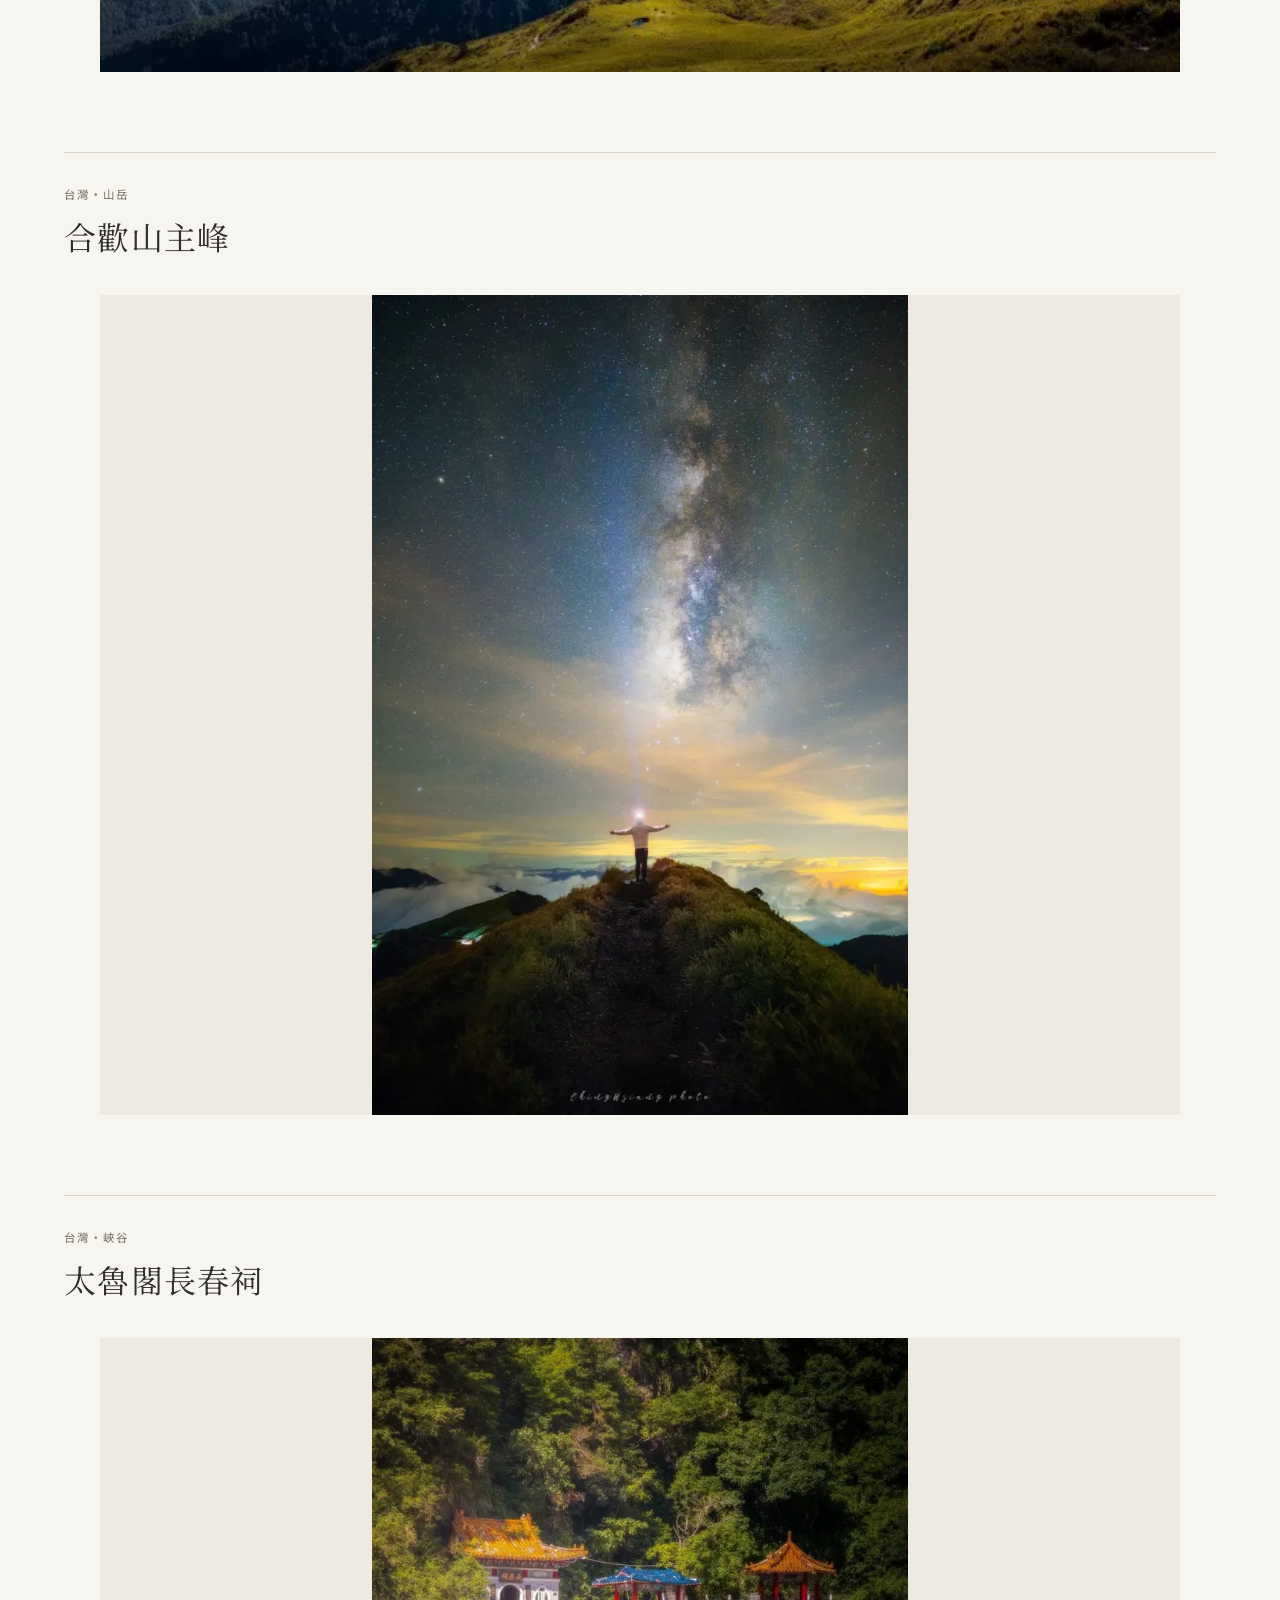
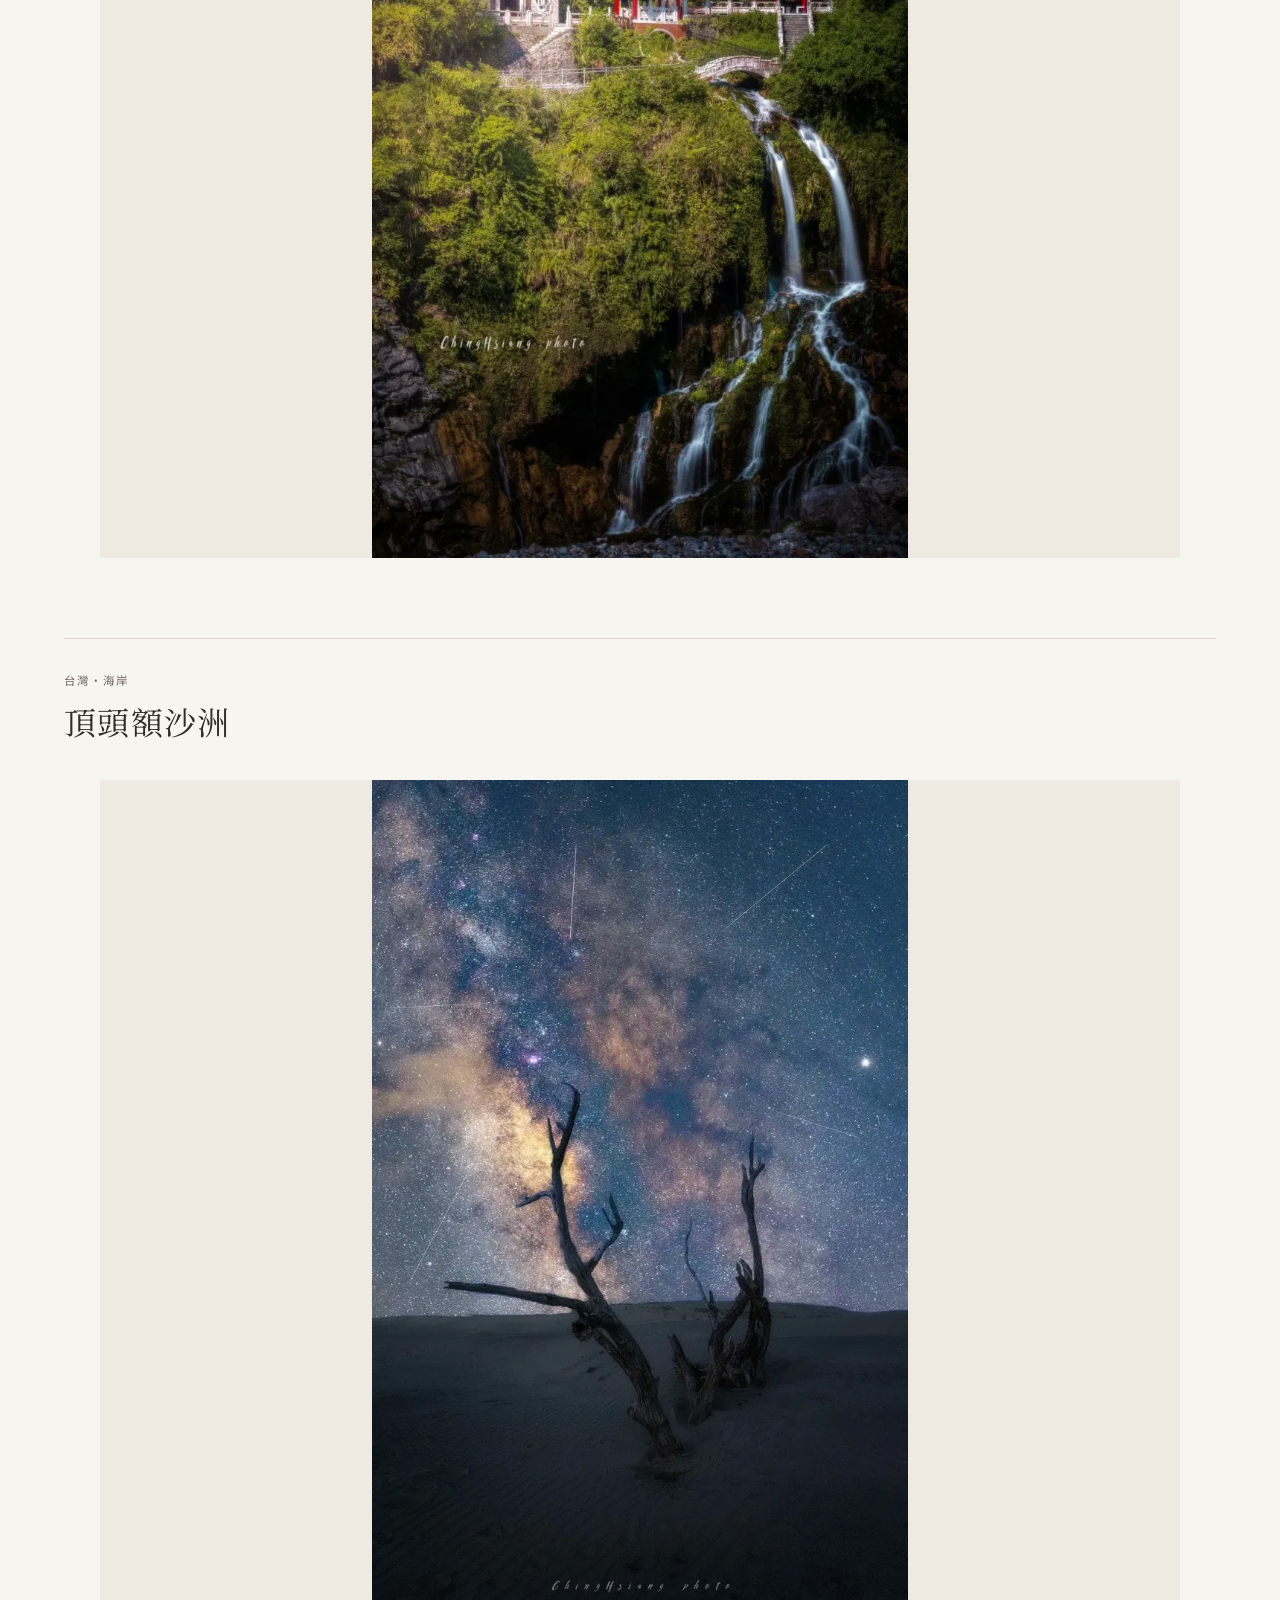
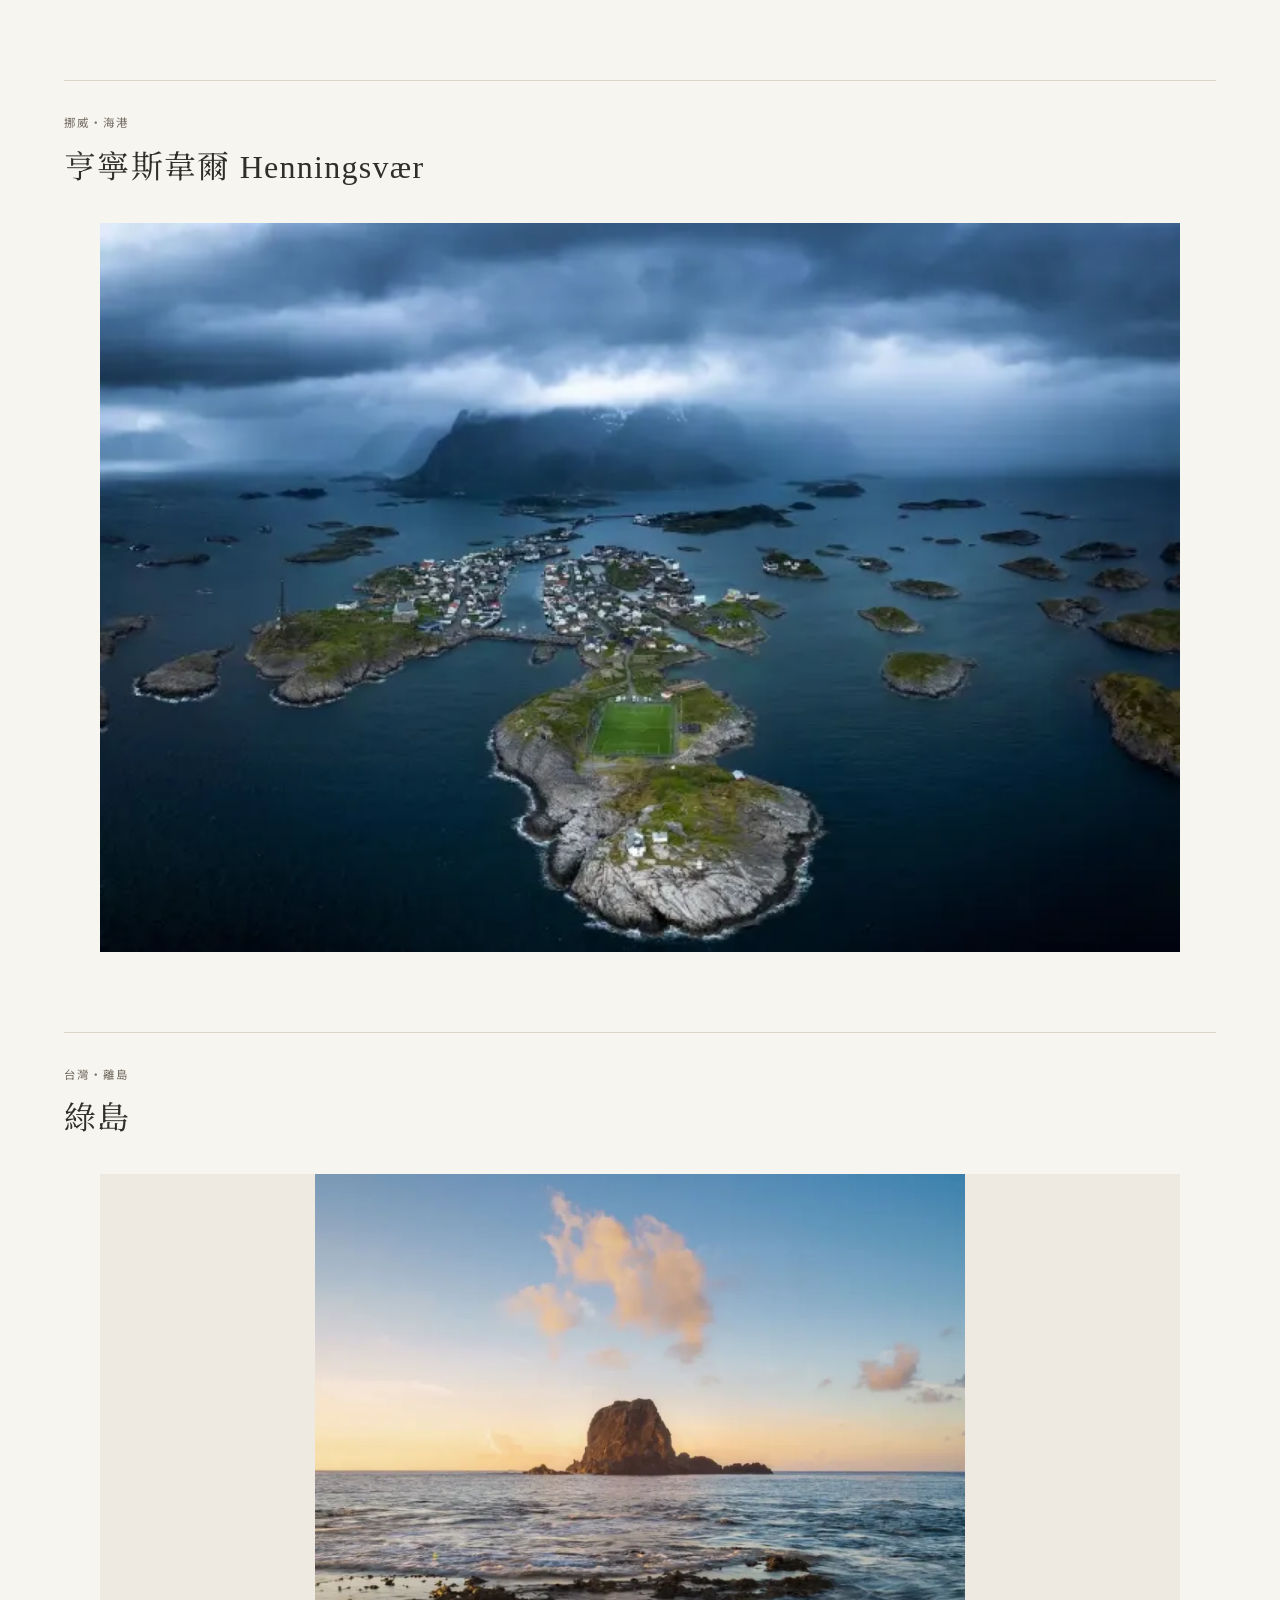
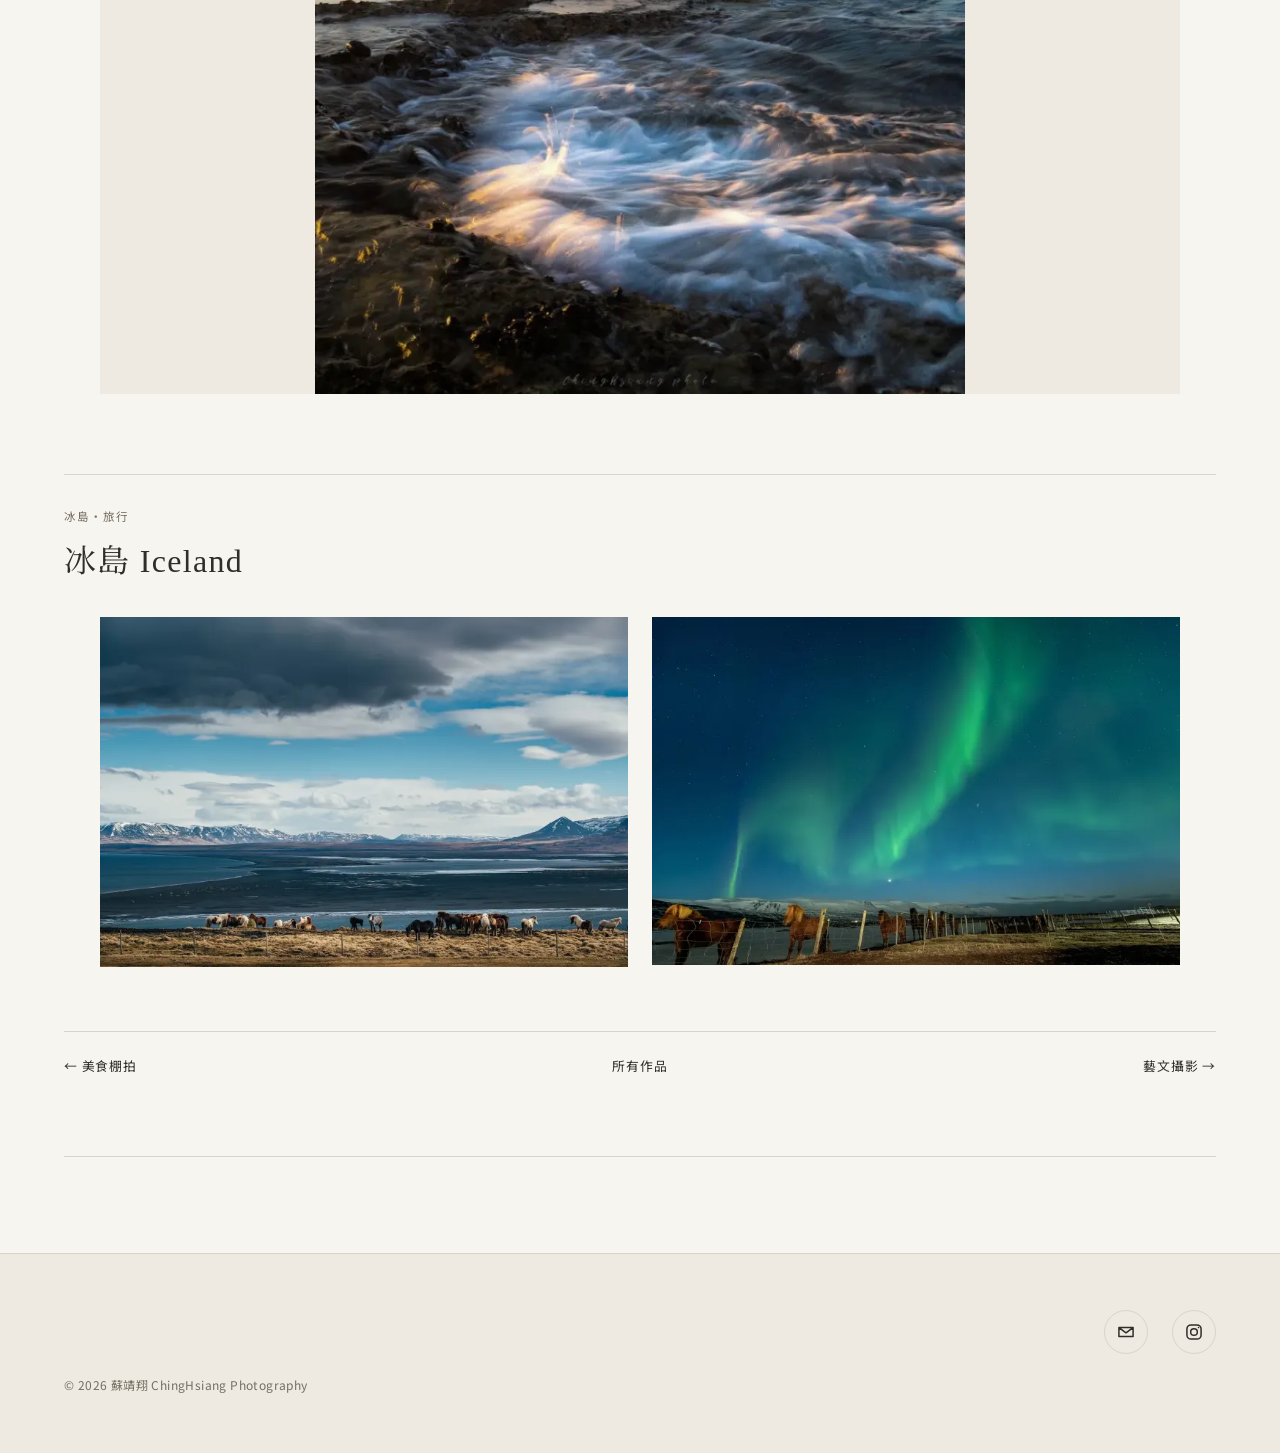
<file: gallery-landscape.html>
﻿<!DOCTYPE HTML>
<html lang="zh-Hant">
    <head>
        <title>風景攝影作品 | ChingHsiang Photography</title>
        <meta charset="utf-8" />
        <meta name="viewport" content="width=device-width, initial-scale=1" />
        <meta name="description" content="蘇靖翔的風景攝影作品，記錄自然與城市景色中的光影、線條與空間。" />
        <meta name="theme-color" content="#f7f5ef" />
        <link rel="canonical" href="https://www.chinghsiang.com/gallery-landscape.html" />
        <meta property="og:type" content="website" />
        <meta property="og:locale" content="zh_TW" />
        <meta property="og:site_name" content="ChingHsiang Photography" />
        <meta property="og:title" content="風景攝影作品 | ChingHsiang Photography" />
        <meta property="og:description" content="記錄自然與城市景色中的光影、線條與空間。" />
        <meta property="og:url" content="https://www.chinghsiang.com/gallery-landscape.html" />
        <meta property="og:image" content="https://www.chinghsiang.com/images/gallery/fulls/%E9%A2%A8%E6%99%AF%E6%94%9D%E5%BD%B1.jpg" />
        <meta name="twitter:card" content="summary_large_image" />
        <link rel="icon" type="image/png" href="assets/favicon.png?v=20260711-logo" />
        <script src="assets/js/theme.js?v=20260912-editorial"></script>
        <link rel="preconnect" href="https://fonts.googleapis.com" />
        <link rel="preconnect" href="https://fonts.gstatic.com" crossorigin />
        <link rel="stylesheet" href="https://fonts.googleapis.com/css2?family=Noto+Sans+TC:wght@400;600&amp;family=Noto+Serif+TC:wght@400;600&amp;display=swap" />
        <link rel="stylesheet" href="assets/css/main.css?v=20260718-dark-details" />
        <link rel="stylesheet" href="assets/css/editorial.css?v=20261004-interactions" />
    </head>
    <body class="is-preload inner-page landscape-portfolio-page">
        <a class="skip-link" href="#main-content">跳至主要內容</a>
        <nav class="site-nav" aria-label="主要導覽">
            <a href="index.html"><span class="nav-en">Home</span> <span class="nav-zh">首頁</span></a>
            <a href="gallery.html" aria-current="location"><span class="nav-en">Gallery</span> <span class="nav-zh">作品集</span></a>
            <a href="profile.html"><span class="nav-en">Profile</span> <span class="nav-zh">個人簡介</span></a>
            <a href="blog.html"><span class="nav-en">Blog</span> <span class="nav-zh">網誌</span></a>
            <button class="theme-toggle" type="button" aria-pressed="false" aria-label="切換為深色模式">
                <span class="theme-toggle-icon" aria-hidden="true"></span>
                <span class="theme-toggle-label">深色模式</span>
            </button>
        </nav>

        <main id="main-content" tabindex="-1">
            <div id="wrapper">
            <section id="first" class="page-intro">
                <header>
                    <h1 class="page-title">風景攝影<br />Landscape Photography</h1>
                </header>
                <div class="content">
                    <figure class="portfolio-cover">
                        <div class="gallery">
                            <a href="images/gallery/fulls/風景攝影.jpg" class="landscape">
                                <img src="images/gallery/fulls/風景攝影-720.webp" srcset="images/gallery/fulls/風景攝影-720.webp 720w, images/gallery/fulls/風景攝影-1200.webp 1200w, images/gallery/fulls/風景攝影.webp 1280w" sizes="(max-width: 600px) 90vw, 1050px" width="1280" height="831" alt="合歡山日出風景攝影作品" decoding="async" />
                            </a>
                        </div>
                        <figcaption>點擊影像可放大查看</figcaption>
                    </figure>
                    <div class="portfolio-groups" data-portfolio-category="landscape" aria-busy="true"></div>
                    <nav class="category-nav" aria-label="作品分類導覽">
                        <a href="gallery-food.html">← 美食棚拍</a>
                        <a href="gallery.html">所有作品</a>
                        <a href="gallery-art.html">藝文攝影 →</a>
                    </nav>
                </div>
            </section>
            </div>
        </main>

        <footer class="site-footer">
            <div>
            </div>
            <nav class="footer-links" aria-label="頁尾連結">
                <a href="mailto:chinghsiang0622@icloud.com" class="contact-icon-link contact-icon-email" aria-label="寄送電子郵件" title="電子郵件"></a>
                <a href="https://www.instagram.com/chinghsiang_photo/" target="_blank" rel="noopener noreferrer" class="contact-icon-link contact-icon-instagram" aria-label="前往 Instagram" title="Instagram"></a>
            </nav>
            <small>© 2026 蘇靖翔 ChingHsiang Photography</small>
        </footer>

        <script src="assets/js/jquery.min.js"></script>
        <script src="assets/js/main.js?v=20261004-interactions"></script>
    </body>
</html>
</file>
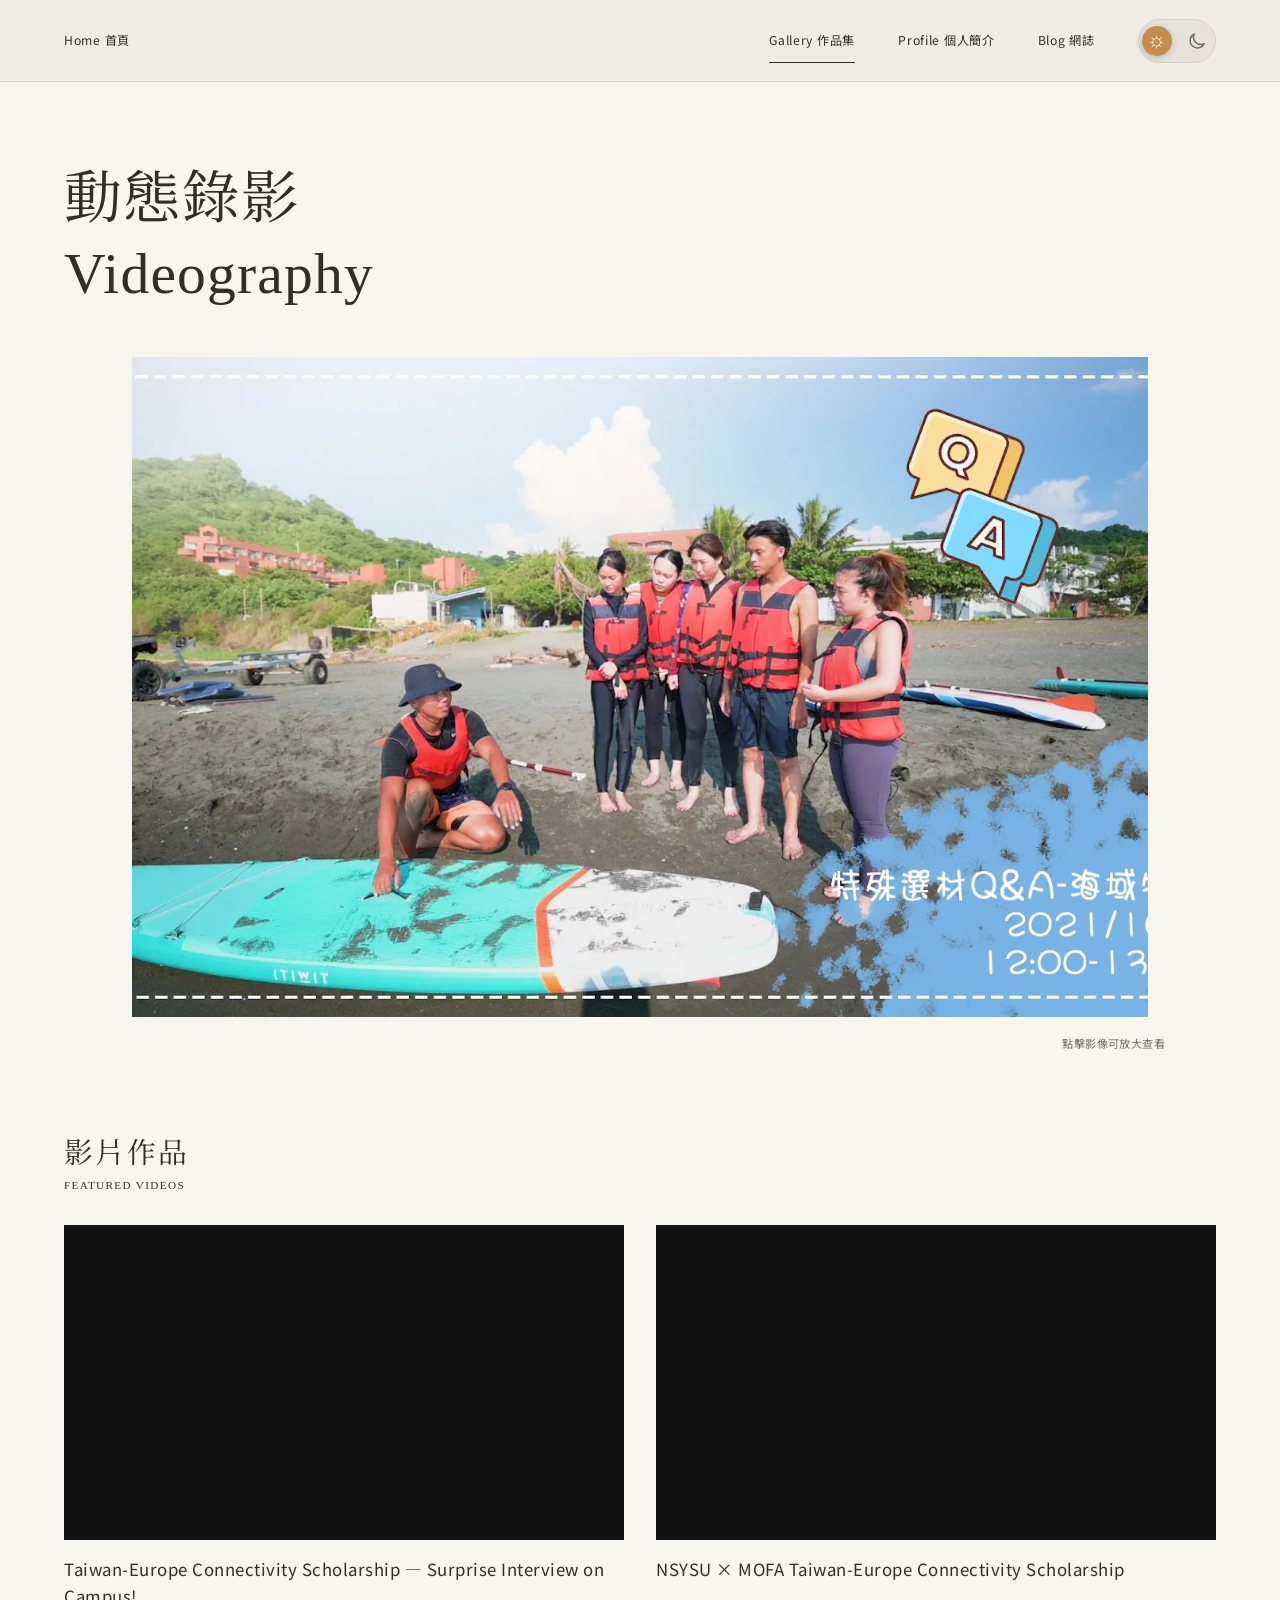
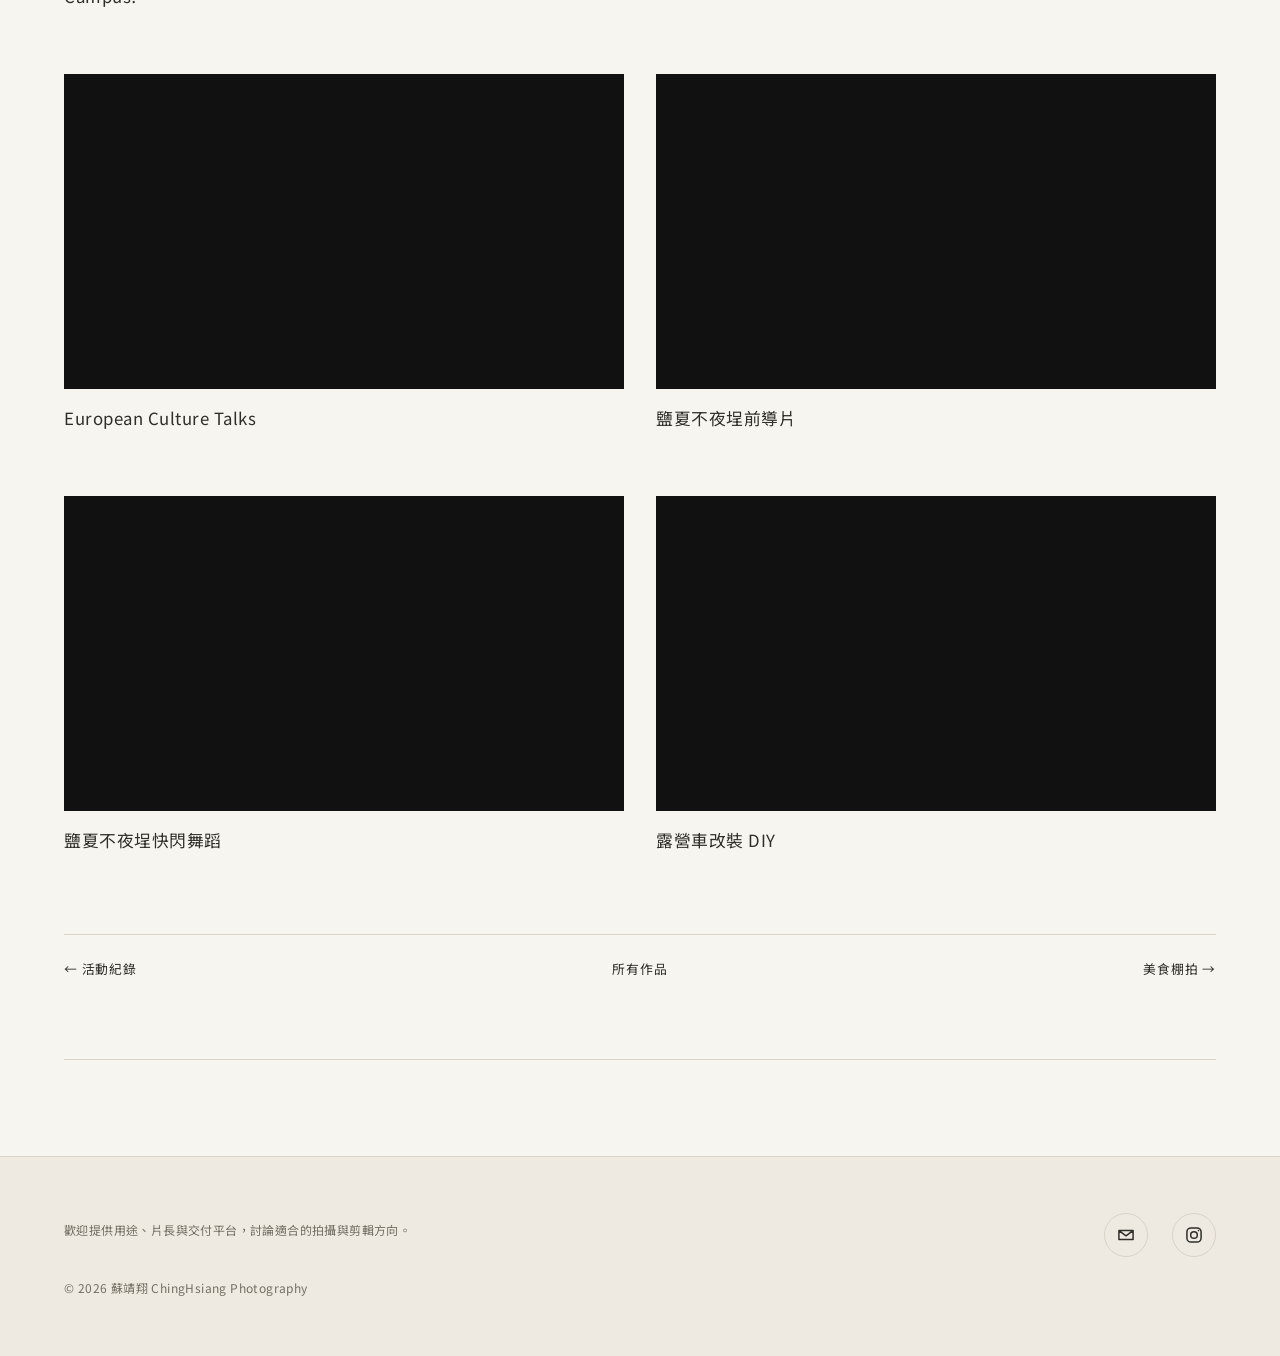
<file: gallery-video.html>
﻿<!DOCTYPE HTML>
<html lang="zh-Hant">
    <head>
        <title>動態錄影作品 | ChingHsiang Photography</title>
        <meta charset="utf-8" />
        <meta name="viewport" content="width=device-width, initial-scale=1" />
        <meta name="description" content="蘇靖翔的動態錄影作品，透過影像敘事延伸活動與品牌記錄。" />
        <meta name="theme-color" content="#f7f5ef" />
        <link rel="canonical" href="https://www.chinghsiang.com/gallery-video.html" />
        <meta property="og:type" content="website" />
        <meta property="og:locale" content="zh_TW" />
        <meta property="og:site_name" content="ChingHsiang Photography" />
        <meta property="og:title" content="動態錄影作品 | ChingHsiang Photography" />
        <meta property="og:description" content="以訪談、活動與品牌影像延伸現場故事。" />
        <meta property="og:url" content="https://www.chinghsiang.com/gallery-video.html" />
        <meta property="og:image" content="https://www.chinghsiang.com/images/gallery/fulls/%E5%8B%95%E6%85%8B%E9%8C%84%E5%BD%B1.jpg" />
        <meta name="twitter:card" content="summary_large_image" />
        <link rel="icon" type="image/png" href="assets/favicon.png?v=20260711-logo" />
        <script src="assets/js/theme.js?v=20260912-editorial"></script>
        <link rel="preconnect" href="https://fonts.googleapis.com" />
        <link rel="preconnect" href="https://fonts.gstatic.com" crossorigin />
        <link rel="stylesheet" href="https://fonts.googleapis.com/css2?family=Noto+Sans+TC:wght@400;600&amp;family=Noto+Serif+TC:wght@400;600&amp;display=swap" />
        <link rel="stylesheet" href="assets/css/main.css?v=20260718-dark-details" />
        <link rel="stylesheet" href="assets/css/editorial.css?v=20261004-interactions" />
    </head>
    <body class="is-preload inner-page">
        <a class="skip-link" href="#main-content">跳至主要內容</a>
        <nav class="site-nav" aria-label="主要導覽">
            <a href="index.html"><span class="nav-en">Home</span> <span class="nav-zh">首頁</span></a>
            <a href="gallery.html" aria-current="location"><span class="nav-en">Gallery</span> <span class="nav-zh">作品集</span></a>
            <a href="profile.html"><span class="nav-en">Profile</span> <span class="nav-zh">個人簡介</span></a>
            <a href="blog.html"><span class="nav-en">Blog</span> <span class="nav-zh">網誌</span></a>
            <button class="theme-toggle" type="button" aria-pressed="false" aria-label="切換為深色模式">
                <span class="theme-toggle-icon" aria-hidden="true"></span>
                <span class="theme-toggle-label">深色模式</span>
            </button>
        </nav>

        <main id="main-content" tabindex="-1">
            <div id="wrapper">
            <section id="first" class="page-intro">
                <header>
                    <h1 class="page-title">動態錄影<br />Videography</h1>
                </header>
                <div class="content">
                    <figure class="portfolio-cover">
                        <div class="gallery">
                            <a href="images/gallery/fulls/動態錄影.jpg" class="landscape">
                                <img src="images/gallery/fulls/動態錄影.webp" width="1280" height="831" alt="戶外活動動態錄影作品" decoding="async" />
                            </a>
                        </div>
                        <figcaption>點擊影像可放大查看</figcaption>
                    </figure>
                    <h2 class="section-heading">影片作品 <small>Featured Videos</small></h2>
                    <div class="video-grid" data-portfolio-videos aria-busy="true"></div>
                    <nav class="category-nav" aria-label="作品分類導覽">
                        <a href="gallery-event.html">← 活動紀錄</a>
                        <a href="gallery.html">所有作品</a>
                        <a href="gallery-food.html">美食棚拍 →</a>
                    </nav>
                </div>
            </section>
            </div>
        </main>

        <footer class="site-footer">
            <div>
                <p>歡迎提供用途、片長與交付平台，討論適合的拍攝與剪輯方向。</p>
            </div>
            <nav class="footer-links" aria-label="頁尾連結">
                <a href="mailto:chinghsiang0622@icloud.com" class="contact-icon-link contact-icon-email" aria-label="寄送電子郵件" title="電子郵件"></a>
                <a href="https://www.instagram.com/chinghsiang_photo/" target="_blank" rel="noopener noreferrer" class="contact-icon-link contact-icon-instagram" aria-label="前往 Instagram" title="Instagram"></a>
            </nav>
            <small>© 2026 蘇靖翔 ChingHsiang Photography</small>
        </footer>

        <script src="assets/js/jquery.min.js"></script>
        <script src="assets/js/main.js?v=20261004-interactions"></script>
    </body>
</html>
</file>
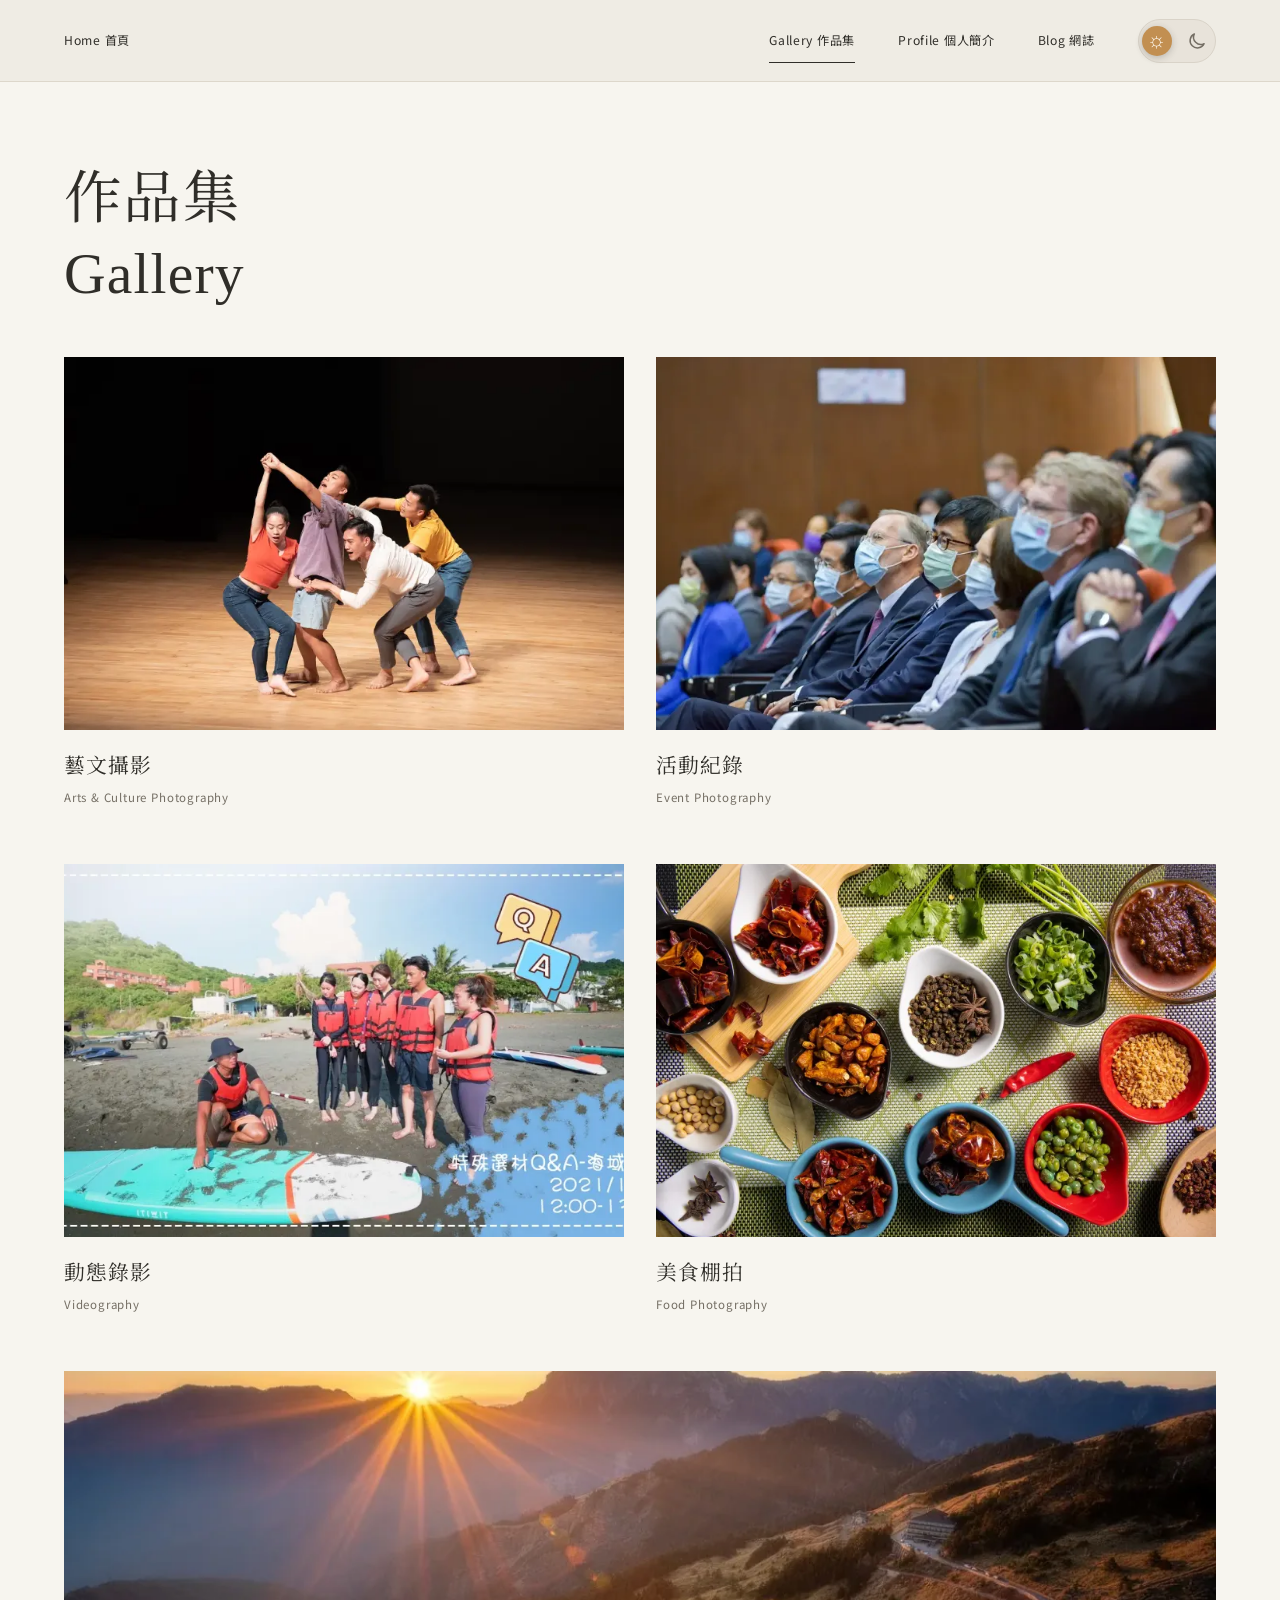
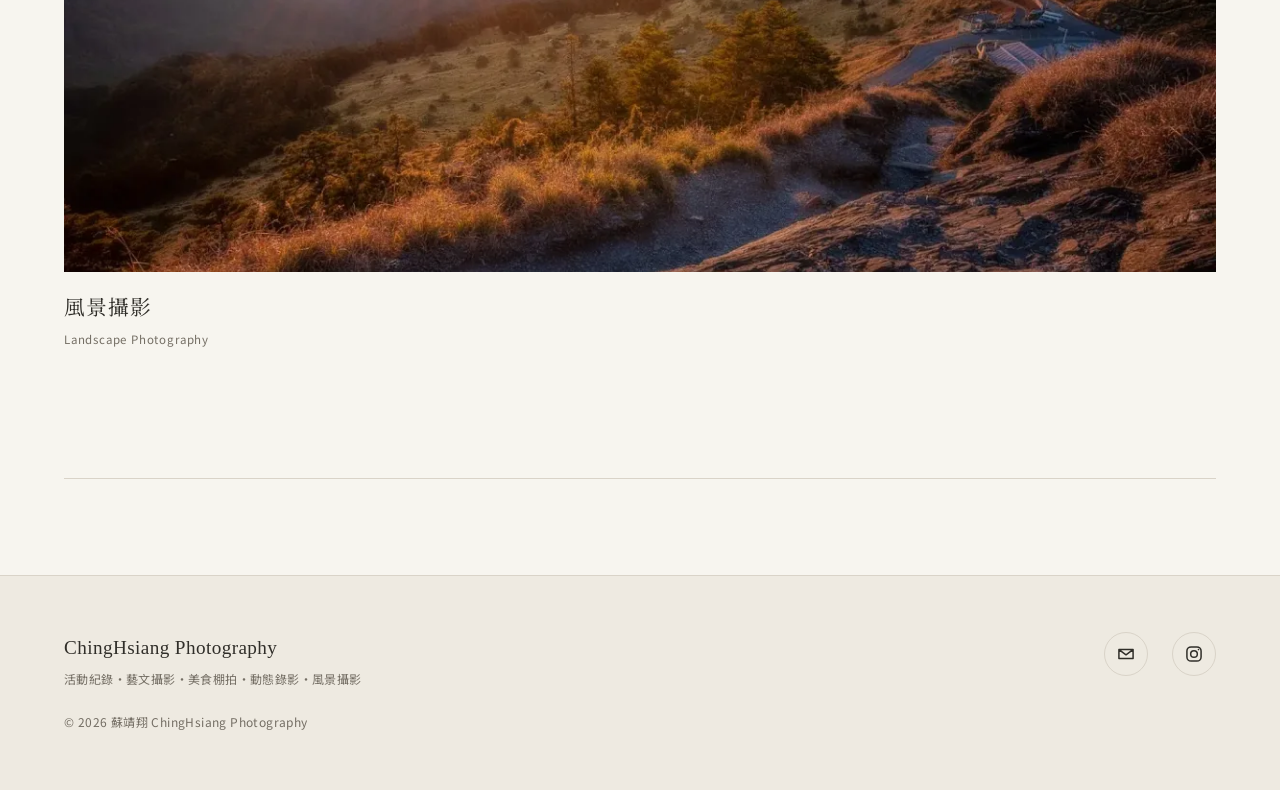
<file: gallery.html>
﻿<!DOCTYPE HTML>
<html lang="zh-Hant">
    <head>
        <title>攝影作品集 | ChingHsiang Photography</title>
        <meta charset="utf-8" />
        <meta name="viewport" content="width=device-width, initial-scale=1" />
        <meta name="description" content="蘇靖翔的精選攝影作品集，包含藝文攝影、美食棚拍、活動紀錄、動態錄影與風景攝影。" />
        <meta name="theme-color" content="#f7f5ef" />
        <link rel="canonical" href="https://www.chinghsiang.com/gallery.html" />
        <meta property="og:type" content="website" />
        <meta property="og:locale" content="zh_TW" />
        <meta property="og:site_name" content="ChingHsiang Photography" />
        <meta property="og:title" content="攝影作品集 | ChingHsiang Photography" />
        <meta property="og:description" content="瀏覽藝文攝影、活動紀錄、動態錄影、美食棚拍與風景攝影作品。" />
        <meta property="og:url" content="https://www.chinghsiang.com/gallery.html" />
        <meta property="og:image" content="https://www.chinghsiang.com/images/gallery/fulls/%E8%97%9D%E6%96%87%E6%94%9D%E5%BD%B1.jpg" />
        <meta name="twitter:card" content="summary_large_image" />
        <meta name="twitter:title" content="攝影作品集 | ChingHsiang Photography" />
        <meta name="twitter:description" content="五類攝影與影像作品精選。" />
        <meta name="twitter:image" content="https://www.chinghsiang.com/images/gallery/fulls/%E8%97%9D%E6%96%87%E6%94%9D%E5%BD%B1.jpg" />
        <link rel="icon" type="image/png" href="assets/favicon.png?v=20260711-logo" />
        <script src="assets/js/theme.js?v=20260912-editorial"></script>
        <link rel="preconnect" href="https://fonts.googleapis.com" />
        <link rel="preconnect" href="https://fonts.gstatic.com" crossorigin />
        <link rel="stylesheet" href="https://fonts.googleapis.com/css2?family=Noto+Sans+TC:wght@400;600&amp;family=Noto+Serif+TC:wght@400;600&amp;display=swap" />
        <link rel="stylesheet" href="assets/css/main.css?v=20260718-dark-details" />
        <link rel="stylesheet" href="assets/css/editorial.css?v=20261004-interactions" />
    </head>
    <body class="is-preload inner-page">
        <a class="skip-link" href="#main-content">跳至主要內容</a>
        <nav class="site-nav" aria-label="主要導覽">
            <a href="index.html"><span class="nav-en">Home</span> <span class="nav-zh">首頁</span></a>
            <a href="gallery.html" aria-current="page"><span class="nav-en">Gallery</span> <span class="nav-zh">作品集</span></a>
            <a href="profile.html"><span class="nav-en">Profile</span> <span class="nav-zh">個人簡介</span></a>
            <a href="blog.html"><span class="nav-en">Blog</span> <span class="nav-zh">網誌</span></a>
            <button class="theme-toggle" type="button" aria-pressed="false" aria-label="切換為深色模式">
                <span class="theme-toggle-icon" aria-hidden="true"></span>
                <span class="theme-toggle-label">深色模式</span>
            </button>
        </nav>

        <main id="main-content" tabindex="-1">
            <div id="wrapper">
            <section id="first" class="gallery-overview page-intro">
                <header>
                    <h1 class="page-title">作品集<br />Gallery</h1>
                </header>
                <div class="content">
                    <div class="gallery">
                        <a href="gallery-art.html" class="landscape">
                            <img src="images/gallery/fulls/藝文攝影-720.webp" srcset="images/gallery/fulls/藝文攝影-720.webp 720w, images/gallery/fulls/藝文攝影-1200.webp 1200w, images/gallery/fulls/藝文攝影.webp 1600w" sizes="(max-width: 600px) 90vw, 45vw" width="1600" height="1068" alt="藝文攝影作品分類" decoding="async" />
                            <span class="gallery-title">藝文攝影<small>Arts &amp; Culture Photography</small></span>
                        </a>
                        <a href="gallery-event.html" class="landscape">
                            <img src="images/gallery/fulls/活動紀錄-720.webp" srcset="images/gallery/fulls/活動紀錄-720.webp 720w, images/gallery/fulls/活動紀錄-1200.webp 1200w, images/gallery/fulls/活動紀錄.webp 1280w" sizes="(max-width: 600px) 90vw, 45vw" width="1280" height="832" alt="活動紀錄作品分類" loading="lazy" decoding="async" />
                            <span class="gallery-title">活動紀錄<small>Event Photography</small></span>
                        </a>
                        <a href="gallery-video.html" class="landscape">
                            <img src="images/gallery/fulls/動態錄影-720.webp" srcset="images/gallery/fulls/動態錄影-720.webp 720w, images/gallery/fulls/動態錄影-1200.webp 1200w, images/gallery/fulls/動態錄影.webp 1280w" sizes="(max-width: 600px) 90vw, 45vw" width="1280" height="831" alt="動態錄影作品分類" loading="lazy" decoding="async" />
                            <span class="gallery-title">動態錄影<small>Videography</small></span>
                        </a>
                        <a href="gallery-food.html" class="landscape">
                            <img src="images/gallery/fulls/美食棚拍-720.webp" srcset="images/gallery/fulls/美食棚拍-720.webp 720w, images/gallery/fulls/美食棚拍-1200.webp 1200w, images/gallery/fulls/美食棚拍.webp 1600w" sizes="(max-width: 600px) 90vw, 45vw" width="1600" height="1068" alt="美食棚拍作品分類" loading="lazy" decoding="async" />
                            <span class="gallery-title">美食棚拍<small>Food Photography</small></span>
                        </a>
                        <a href="gallery-landscape.html" class="landscape">
                            <img src="images/gallery/fulls/風景攝影-720.webp" srcset="images/gallery/fulls/風景攝影-720.webp 720w, images/gallery/fulls/風景攝影-1200.webp 1200w, images/gallery/fulls/風景攝影.webp 1280w" sizes="(max-width: 600px) 90vw, 90vw" width="1280" height="831" alt="風景攝影作品分類" loading="lazy" decoding="async" />
                            <span class="gallery-title">風景攝影<small>Landscape Photography</small></span>
                        </a>
                    </div>
                </div>
            </section>
            </div>
        </main>

        <footer class="site-footer">
            <div>
                <strong>ChingHsiang Photography</strong>
                <p>活動紀錄・藝文攝影・美食棚拍・動態錄影・風景攝影</p>
            </div>
            <nav class="footer-links" aria-label="頁尾連結">
                <a href="mailto:chinghsiang0622@icloud.com" class="contact-icon-link contact-icon-email" aria-label="寄送電子郵件" title="電子郵件"></a>
                <a href="https://www.instagram.com/chinghsiang_photo/" target="_blank" rel="noopener noreferrer" class="contact-icon-link contact-icon-instagram" aria-label="前往 Instagram" title="Instagram"></a>
            </nav>
            <small>© 2026 蘇靖翔 ChingHsiang Photography</small>
        </footer>

        <script src="assets/js/jquery.min.js"></script>
        <script src="assets/js/main.js?v=20261004-interactions"></script>
    </body>
</html>
</file>
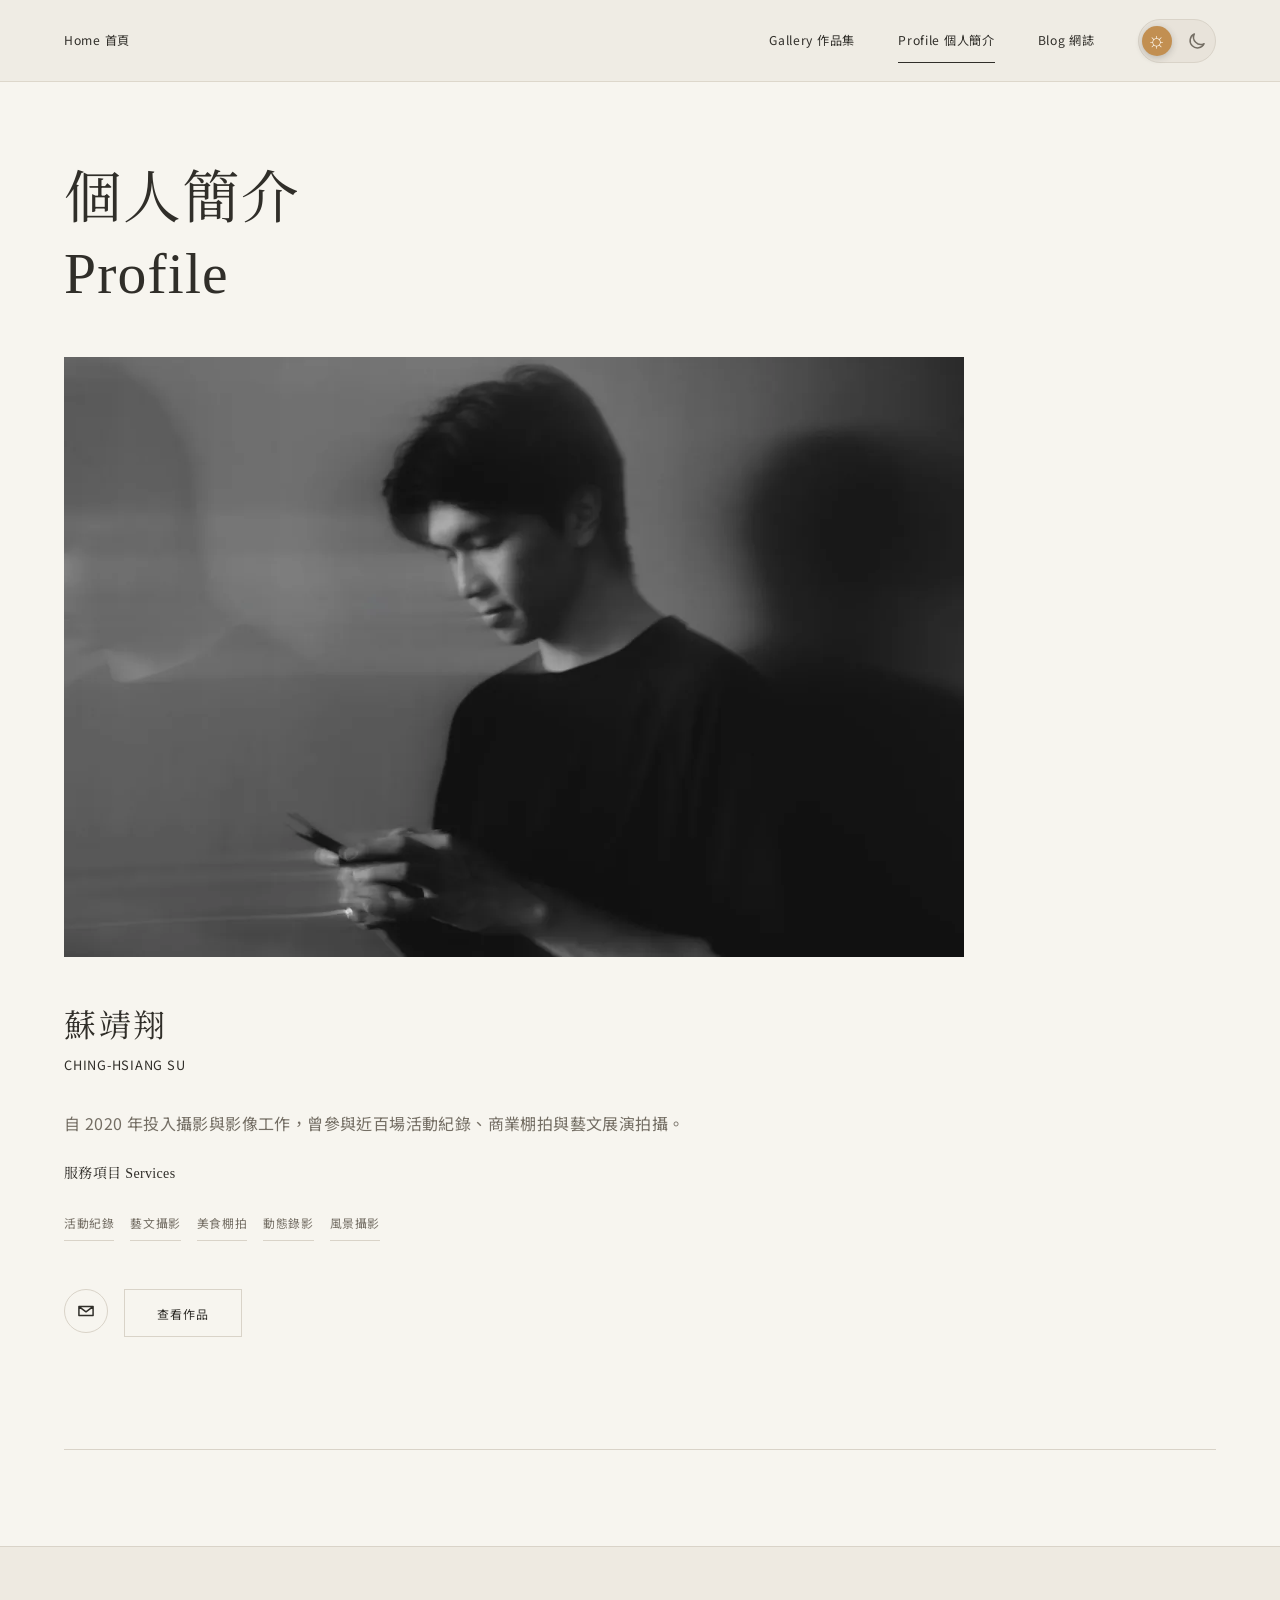
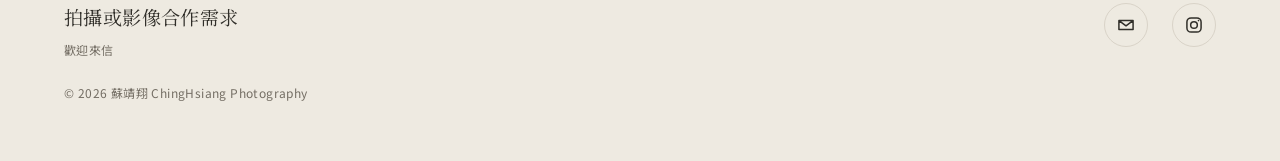
<file: profile.html>
﻿<!DOCTYPE HTML>
<html lang="zh-Hant">
    <head>
        <title>關於蘇靖翔 | ChingHsiang Photography</title>
        <meta charset="utf-8" />
        <meta name="viewport" content="width=device-width, initial-scale=1" />
        <meta name="description" content="蘇靖翔的個人簡介與攝影服務，包含活動紀錄、藝文攝影、美食棚拍、動態錄影與風景攝影。" />
        <meta name="theme-color" content="#f7f5ef" />
        <link rel="canonical" href="https://www.chinghsiang.com/profile.html" />
        <meta property="og:type" content="profile" />
        <meta property="og:locale" content="zh_TW" />
        <meta property="og:site_name" content="ChingHsiang Photography" />
        <meta property="og:title" content="關於蘇靖翔 | ChingHsiang Photography" />
        <meta property="og:description" content="自 2020 年投入攝影與影像工作，曾參與近百場活動紀錄、商業棚拍與藝文展演拍攝。" />
        <meta property="og:url" content="https://www.chinghsiang.com/profile.html" />
        <meta property="og:image" content="https://www.chinghsiang.com/images/%E5%80%8B%E4%BA%BA%E7%85%A7.jpg" />
        <meta name="twitter:card" content="summary_large_image" />
        <link rel="icon" type="image/png" href="assets/favicon.png?v=20260711-logo" />
        <script src="assets/js/theme.js?v=20260912-editorial"></script>
        <link rel="preconnect" href="https://fonts.googleapis.com" />
        <link rel="preconnect" href="https://fonts.gstatic.com" crossorigin />
        <link rel="stylesheet" href="https://fonts.googleapis.com/css2?family=Noto+Sans+TC:wght@400;600&amp;family=Noto+Serif+TC:wght@400;600&amp;display=swap" />
        <link rel="stylesheet" href="assets/css/main.css?v=20260718-dark-details" />
        <link rel="stylesheet" href="assets/css/editorial.css?v=20261004-interactions" />
    </head>
    <body class="is-preload inner-page">
        <a class="skip-link" href="#main-content">跳至主要內容</a>
        <nav class="site-nav" aria-label="主要導覽">
            <a href="index.html"><span class="nav-en">Home</span> <span class="nav-zh">首頁</span></a>
            <a href="gallery.html"><span class="nav-en">Gallery</span> <span class="nav-zh">作品集</span></a>
            <a href="profile.html" aria-current="page"><span class="nav-en">Profile</span> <span class="nav-zh">個人簡介</span></a>
            <a href="blog.html"><span class="nav-en">Blog</span> <span class="nav-zh">網誌</span></a>
            <button class="theme-toggle" type="button" aria-pressed="false" aria-label="切換為深色模式">
                <span class="theme-toggle-icon" aria-hidden="true"></span>
                <span class="theme-toggle-label">深色模式</span>
            </button>
        </nav>

        <main id="main-content" tabindex="-1">
            <div id="wrapper">
            <section id="first" class="page-intro">
                <header>
                    <h1 class="page-title">個人簡介<br />Profile</h1>
                </header>
                <div class="content">
                    <span class="image main">
                        <img src="images/個人照-720.webp" srcset="images/個人照-720.webp 720w, images/個人照-1200.webp 1200w, images/個人照.webp 1600w" sizes="(max-width: 600px) 90vw, 60vw" width="1600" height="1066" alt="攝影師蘇靖翔於海邊拍攝的個人照" decoding="async" />
                    </span>

                    <h2 class="profile-name">蘇靖翔 <small>Ching-Hsiang Su</small></h2>
                    <p class="lead">自 2020 年投入攝影與影像工作，曾參與近百場活動紀錄、商業棚拍與藝文展演拍攝。</p>

                    <h3>服務項目 Services</h3>
                    <ul class="profile-services">
                        <li><a href="gallery-event.html">活動紀錄</a></li>
                        <li><a href="gallery-art.html">藝文攝影</a></li>
                        <li><a href="gallery-food.html">美食棚拍</a></li>
                        <li><a href="gallery-video.html">動態錄影</a></li>
                        <li><a href="gallery-landscape.html">風景攝影</a></li>
                    </ul>
                    <ul class="actions">
                        <li><a href="mailto:chinghsiang0622@icloud.com" class="contact-icon-link contact-icon-email" aria-label="寄送電子郵件" title="電子郵件"></a></li>
                        <li><a href="gallery.html" class="button">查看作品</a></li>
                    </ul>
                </div>
            </section>
            </div>
        </main>

        <footer class="site-footer">
            <div>
                <strong>拍攝或影像合作需求</strong>
                <p>歡迎來信</p>
            </div>
            <nav class="footer-links" aria-label="頁尾連結">
                <a href="mailto:chinghsiang0622@icloud.com" class="contact-icon-link contact-icon-email" aria-label="寄送電子郵件" title="電子郵件"></a>
                <a href="https://www.instagram.com/chinghsiang_photo/" target="_blank" rel="noopener noreferrer" class="contact-icon-link contact-icon-instagram" aria-label="前往 Instagram" title="Instagram"></a>
            </nav>
            <small>© 2026 蘇靖翔 ChingHsiang Photography</small>
        </footer>

        <script src="assets/js/jquery.min.js"></script>
        <script src="assets/js/main.js?v=20261004-interactions"></script>
    </body>
</html>
</file>
<file: assets/css/main.css>
html, body, div, span, applet, object,
iframe, h1, h2, h3, h4, h5, h6, p, blockquote,
pre, a, abbr, acronym, address, big, cite,
code, del, dfn, em, img, ins, kbd, q, s, samp,
small, strike, strong, sub, sup, tt, var, b,
u, i, center, dl, dt, dd, ol, ul, li, fieldset,
form, label, legend, table, caption, tbody,
tfoot, thead, tr, th, td, article, aside,
canvas, details, embed, figure, figcaption,
footer, header, hgroup, menu, nav, output, ruby,
section, summary, time, mark, audio, video {
	margin: 0;
	padding: 0;
	border: 0;
	font-size: 100%;
	font: inherit;
	vertical-align: baseline;}

article, aside, details, figcaption, figure,
footer, header, hgroup, menu, nav, section {
	display: block;}

body {
	line-height: 1;
}

ol, ul {
	list-style: none;
}

blockquote, q {
	quotes: none;
}

	blockquote:before, blockquote:after, q:before, q:after {
		content: '';
		content: none;
	}

table {
	border-collapse: collapse;
	border-spacing: 0;
}

body {
	-webkit-text-size-adjust: none;
}

mark {
	background-color: transparent;
	color: inherit;
}

input::-moz-focus-inner {
	border: 0;
	padding: 0;
}

input, select, textarea {
	-moz-appearance: none;
	-webkit-appearance: none;
	-ms-appearance: none;
	appearance: none;
}

/* Basic */

	@-ms-viewport {
		width: device-width;
	}

	body {
		-ms-overflow-style: scrollbar;
	}

	@media screen and (max-width: 480px) {

		html, body {
			min-width: 320px;
		}

	}

	html {
		box-sizing: border-box;
	}

	*, *:before, *:after {
		box-sizing: inherit;
	}

	html {
		overflow-x: hidden;
	}

	body {
		background: #ffffff;
		overflow-x: hidden;
	}

		body.is-preload *, body.is-preload *:before, body.is-preload *:after {
			-moz-animation: none !important;
			-webkit-animation: none !important;
			-ms-animation: none !important;
			animation: none !important;
			-moz-transition: none !important;
			-webkit-transition: none !important;
			-ms-transition: none !important;
			transition: none !important;
		}

/* Typography */

	html {
		font-size: 18pt;
	}

		@media screen and (max-width: 1920px) {

			html {
				font-size: 13pt;
			}

		}

		@media screen and (max-width: 1152px) {

			html {
				font-size: 14pt;
			}

		}

		@media screen and (max-width: 736px) {

			html {
				font-size: 12pt;
			}

		}

		@media screen and (max-width: 480px) {

			html {
				font-size: 11pt;
			}

		}

	body {
		background-color: #ffffff;
		color: #000000;
	}

	body, input, select, textarea {
		color: #000000;
		font-family: "Source Sans Pro", Helvetica, sans-serif;
		font-size: 1rem;
		font-weight: 300;
		letter-spacing: 0.0375em;
		line-height: 2;
	}

	a {
		-moz-transition: border-bottom-color 0.25s ease-in-out;
		-webkit-transition: border-bottom-color 0.25s ease-in-out;
		-ms-transition: border-bottom-color 0.25s ease-in-out;
		transition: border-bottom-color 0.25s ease-in-out;
		text-decoration: none;
		color: #000000;
		border-bottom: dotted 1px;
	}

		a:hover {
			text-decoration: none;
			border-bottom-color: transparent;
		}

		a:focus-visible {
			outline: 2px solid #000000;
			outline-offset: 0.25rem;
		}

	.site-nav {
		display: flex;
		flex-wrap: wrap;
		gap: 0.75rem 1.75rem;
		justify-content: center;
		line-height: 1.35;
		padding: 1.25rem 1.5rem;
	}

		.site-nav a {
			border-bottom: 0;
			font-family: "Raleway", Helvetica, sans-serif;
			font-size: 0.85rem;
			font-weight: 600;
			letter-spacing: 0.075em;
			padding: 0.25rem 0;
			position: relative;
			text-transform: uppercase;
		}

			.site-nav a:after {
				background: #000000;
				bottom: 0;
				content: '';
				height: 2px;
				left: 0;
				position: absolute;
				transform: scaleX(0);
				transform-origin: left;
				transition: transform 0.25s ease;
				width: 100%;
			}

			.site-nav a:hover:after,
			.site-nav a:focus-visible:after,
			.site-nav a[aria-current="page"]:after {
				transform: scaleX(1);
			}

		@media screen and (max-width: 736px) {

			.site-nav {
				gap: 0.6rem 1rem;
				justify-content: flex-start;
				padding: 1rem 1.25rem;
			}

				.site-nav a {
					font-size: 0.78rem;
				}

		}

	strong, b {
		font-weight: 600;
		color: #000000;
	}

	em, i {
		font-style: italic;
	}

	p {
		margin: 0 0 2rem 0;
	}

	h1, h2, h3, h4, h5, h6 {
		color: #000000;
		font-family: "Raleway", Helvetica, sans-serif;
		font-weight: 600;
		letter-spacing: 0.175em;
		line-height: 1.75;
		margin: 0 0 1.5rem 0;
		text-transform: uppercase;
	}

		h1 a, h2 a, h3 a, h4 a, h5 a, h6 a {
			color: inherit;
			text-decoration: none;
		}

	h1 {
		font-family: "Source Sans Pro", Helvetica, sans-serif;
		font-size: 5rem;
		font-weight: 700;
		letter-spacing: 0;
		line-height: 1.1;
		margin: 0 0 1.5rem 0;
		text-transform: none;
	}

	h2 {
		font-size: 1.25rem;
		font-weight: 800;
		margin: 0 0 2rem 0;
	}

	h1.page-title {
		font-family: "Raleway", Helvetica, sans-serif;
		font-size: 1.25rem;
		font-weight: 800;
		letter-spacing: 0.175em;
		line-height: 1.75;
		margin: 0 0 2rem 0;
		text-transform: uppercase;
	}

	h3 {
		font-size: 0.875rem;
	}

	h4 {
		font-size: 0.875rem;
	}

	h5 {
		font-size: 0.75rem;
	}

	h6 {
		font-size: 0.625rem;
	}

	@media screen and (max-width: 736px) {

		h1 {
			font-size: 4.5rem;
			line-height: 1.1;
		}

		h2 {
			font-size: 1.25rem;
			line-height: 1.7;
		}

		h3 {
			font-size: 0.9rem;
		}

		h4 {
			font-size: 0.75rem;
		}

		h5 {
			font-size: 0.675rem;
		}

	}

	@media screen and (max-width: 360px) {

		h1 {
			font-size: 3.75rem;
		}

		h2 {
			font-size: 1.125rem;
		}

		h3 {
			font-size: 0.8rem;
		}

		h4 {
			font-size: 0.675rem;
		}

		h5 {
			font-size: 0.675rem;
		}

	}

	sub {
		font-size: 0.8rem;
		position: relative;
		top: 0.5rem;
	}

	sup {
		font-size: 0.8rem;
		position: relative;
		top: -0.5rem;
	}

	blockquote {
		border-left: solid 0.5rem rgba(144, 144, 144, 0.25);
		font-style: italic;
		margin: 0 0 2rem 0;
		padding: 1rem 0 1rem 2rem;
	}

	code {
		background: rgba(144, 144, 144, 0.1);
		border-radius: 0.325rem;
		font-family: "Courier New", monospace;
		font-size: 0.9rem;
		margin: 0 0.25rem;
		padding: 0.25rem 0.65rem;
	}

	pre {
		-webkit-overflow-scrolling: touch;
		font-family: "Courier New", monospace;
		font-size: 0.9rem;
		margin: 0 0 2rem 0;
		width: 100%;
	}

		pre code {
			display: block;
			line-height: 1.75;
			padding: 1rem 1.5rem;
			overflow-x: auto;
		}

	hr {
		border: 0;
		border-bottom: solid 2px rgba(144, 144, 144, 0.25);
		margin: 3rem 0;
	}

		hr.major {
			margin: 5rem 0;
		}

		@media screen and (max-width: 736px) {

			hr.major {
				margin: 3rem 0;
			}

		}

	.post-card {
		border-bottom: solid 1px rgba(144, 144, 144, 0.25);
		margin: 0 0 2.5rem 0;
		padding: 0 0 2.5rem 0;
	}

		.post-card:last-child {
			border-bottom: 0;
			margin-bottom: 0;
			padding-bottom: 0;
		}

		.post-card h3 a {
			border-bottom: 0;
		}

		.post-card .image.fit img {
			max-height: 22rem;
			object-fit: cover;
			object-position: center;
		}

/* Row */

	.row {
		display: flex;
		flex-wrap: wrap;
		box-sizing: border-box;
		align-items: stretch;
	}

		.row > * {
			box-sizing: border-box;
		}

		.row.gtr-uniform > * > :last-child {
			margin-bottom: 0;
		}

		.row.aln-left {
			justify-content: flex-start;
		}

		.row.aln-center {
			justify-content: center;
		}

		.row.aln-right {
			justify-content: flex-end;
		}

		.row.aln-top {
			align-items: flex-start;
		}

		.row.aln-middle {
			align-items: center;
		}

		.row.aln-bottom {
			align-items: flex-end;
		}

		.row > .imp {
			order: -1;
		}

		.row > .col-1 {
			width: 8.33333%;
		}

		.row > .off-1 {
			margin-left: 8.33333%;
		}

		.row > .col-2 {
			width: 16.66667%;
		}

		.row > .off-2 {
			margin-left: 16.66667%;
		}

		.row > .col-3 {
			width: 25%;
		}

		.row > .off-3 {
			margin-left: 25%;
		}

		.row > .col-4 {
			width: 33.33333%;
		}

		.row > .off-4 {
			margin-left: 33.33333%;
		}

		.row > .col-5 {
			width: 41.66667%;
		}

		.row > .off-5 {
			margin-left: 41.66667%;
		}

		.row > .col-6 {
			width: 50%;
		}

		.row > .off-6 {
			margin-left: 50%;
		}

		.row > .col-7 {
			width: 58.33333%;
		}

		.row > .off-7 {
			margin-left: 58.33333%;
		}

		.row > .col-8 {
			width: 66.66667%;
		}

		.row > .off-8 {
			margin-left: 66.66667%;
		}

		.row > .col-9 {
			width: 75%;
		}

		.row > .off-9 {
			margin-left: 75%;
		}

		.row > .col-10 {
			width: 83.33333%;
		}

		.row > .off-10 {
			margin-left: 83.33333%;
		}

		.row > .col-11 {
			width: 91.66667%;
		}

		.row > .off-11 {
			margin-left: 91.66667%;
		}

		.row > .col-12 {
			width: 100%;
		}

		.row > .off-12 {
			margin-left: 100%;
		}

		.row.gtr-0 {
			margin-top: 0;
			margin-left: 0rem;
		}

			.row.gtr-0 > * {
				padding: 0 0 0 0rem;
			}

			.row.gtr-0.gtr-uniform {
				margin-top: 0rem;
			}

				.row.gtr-0.gtr-uniform > * {
					padding-top: 0rem;
				}

		.row.gtr-25 {
			margin-top: 0;
			margin-left: -0.5rem;
		}

			.row.gtr-25 > * {
				padding: 0 0 0 0.5rem;
			}

			.row.gtr-25.gtr-uniform {
				margin-top: -0.5rem;
			}

				.row.gtr-25.gtr-uniform > * {
					padding-top: 0.5rem;
				}

		.row.gtr-50 {
			margin-top: 0;
			margin-left: -1rem;
		}

			.row.gtr-50 > * {
				padding: 0 0 0 1rem;
			}

			.row.gtr-50.gtr-uniform {
				margin-top: -1rem;
			}

				.row.gtr-50.gtr-uniform > * {
					padding-top: 1rem;
				}

		.row {
			margin-top: 0;
			margin-left: -2rem;
		}

			.row > * {
				padding: 0 0 0 2rem;
			}

			.row.gtr-uniform {
				margin-top: -2rem;
			}

				.row.gtr-uniform > * {
					padding-top: 2rem;
				}

		.row.gtr-150 {
			margin-top: 0;
			margin-left: -3rem;
		}

			.row.gtr-150 > * {
				padding: 0 0 0 3rem;
			}

			.row.gtr-150.gtr-uniform {
				margin-top: -3rem;
			}

				.row.gtr-150.gtr-uniform > * {
					padding-top: 3rem;
				}

		.row.gtr-200 {
			margin-top: 0;
			margin-left: -4rem;
		}

			.row.gtr-200 > * {
				padding: 0 0 0 4rem;
			}

			.row.gtr-200.gtr-uniform {
				margin-top: -4rem;
			}

				.row.gtr-200.gtr-uniform > * {
					padding-top: 4rem;
				}

		@media screen and (max-width: 1920px) {

			.row {
				display: flex;
				flex-wrap: wrap;
				box-sizing: border-box;
				align-items: stretch;
			}

				.row > * {
					box-sizing: border-box;
				}

				.row.gtr-uniform > * > :last-child {
					margin-bottom: 0;
				}

				.row.aln-left {
					justify-content: flex-start;
				}

				.row.aln-center {
					justify-content: center;
				}

				.row.aln-right {
					justify-content: flex-end;
				}

				.row.aln-top {
					align-items: flex-start;
				}

				.row.aln-middle {
					align-items: center;
				}

				.row.aln-bottom {
					align-items: flex-end;
				}

				.row > .imp-xlarge {
					order: -1;
				}

				.row > .col-1-xlarge {
					width: 8.33333%;
				}

				.row > .off-1-xlarge {
					margin-left: 8.33333%;
				}

				.row > .col-2-xlarge {
					width: 16.66667%;
				}

				.row > .off-2-xlarge {
					margin-left: 16.66667%;
				}

				.row > .col-3-xlarge {
					width: 25%;
				}

				.row > .off-3-xlarge {
					margin-left: 25%;
				}

				.row > .col-4-xlarge {
					width: 33.33333%;
				}

				.row > .off-4-xlarge {
					margin-left: 33.33333%;
				}

				.row > .col-5-xlarge {
					width: 41.66667%;
				}

				.row > .off-5-xlarge {
					margin-left: 41.66667%;
				}

				.row > .col-6-xlarge {
					width: 50%;
				}

				.row > .off-6-xlarge {
					margin-left: 50%;
				}

				.row > .col-7-xlarge {
					width: 58.33333%;
				}

				.row > .off-7-xlarge {
					margin-left: 58.33333%;
				}

				.row > .col-8-xlarge {
					width: 66.66667%;
				}

				.row > .off-8-xlarge {
					margin-left: 66.66667%;
				}

				.row > .col-9-xlarge {
					width: 75%;
				}

				.row > .off-9-xlarge {
					margin-left: 75%;
				}

				.row > .col-10-xlarge {
					width: 83.33333%;
				}

				.row > .off-10-xlarge {
					margin-left: 83.33333%;
				}

				.row > .col-11-xlarge {
					width: 91.66667%;
				}

				.row > .off-11-xlarge {
					margin-left: 91.66667%;
				}

				.row > .col-12-xlarge {
					width: 100%;
				}

				.row > .off-12-xlarge {
					margin-left: 100%;
				}

				.row.gtr-0 {
					margin-top: 0;
					margin-left: 0rem;
				}

					.row.gtr-0 > * {
						padding: 0 0 0 0rem;
					}

					.row.gtr-0.gtr-uniform {
						margin-top: 0rem;
					}

						.row.gtr-0.gtr-uniform > * {
							padding-top: 0rem;
						}

				.row.gtr-25 {
					margin-top: 0;
					margin-left: -0.5rem;
				}

					.row.gtr-25 > * {
						padding: 0 0 0 0.5rem;
					}

					.row.gtr-25.gtr-uniform {
						margin-top: -0.5rem;
					}

						.row.gtr-25.gtr-uniform > * {
							padding-top: 0.5rem;
						}

				.row.gtr-50 {
					margin-top: 0;
					margin-left: -1rem;
				}

					.row.gtr-50 > * {
						padding: 0 0 0 1rem;
					}

					.row.gtr-50.gtr-uniform {
						margin-top: -1rem;
					}

						.row.gtr-50.gtr-uniform > * {
							padding-top: 1rem;
						}

				.row {
					margin-top: 0;
					margin-left: -2rem;
				}

					.row > * {
						padding: 0 0 0 2rem;
					}

					.row.gtr-uniform {
						margin-top: -2rem;
					}

						.row.gtr-uniform > * {
							padding-top: 2rem;
						}

				.row.gtr-150 {
					margin-top: 0;
					margin-left: -3rem;
				}

					.row.gtr-150 > * {
						padding: 0 0 0 3rem;
					}

					.row.gtr-150.gtr-uniform {
						margin-top: -3rem;
					}

						.row.gtr-150.gtr-uniform > * {
							padding-top: 3rem;
						}

				.row.gtr-200 {
					margin-top: 0;
					margin-left: -4rem;
				}

					.row.gtr-200 > * {
						padding: 0 0 0 4rem;
					}

					.row.gtr-200.gtr-uniform {
						margin-top: -4rem;
					}

						.row.gtr-200.gtr-uniform > * {
							padding-top: 4rem;
						}

		}

		@media screen and (max-width: 1280px) {

			.row {
				display: flex;
				flex-wrap: wrap;
				box-sizing: border-box;
				align-items: stretch;
			}

				.row > * {
					box-sizing: border-box;
				}

				.row.gtr-uniform > * > :last-child {
					margin-bottom: 0;
				}

				.row.aln-left {
					justify-content: flex-start;
				}

				.row.aln-center {
					justify-content: center;
				}

				.row.aln-right {
					justify-content: flex-end;
				}

				.row.aln-top {
					align-items: flex-start;
				}

				.row.aln-middle {
					align-items: center;
				}

				.row.aln-bottom {
					align-items: flex-end;
				}

				.row > .imp-large {
					order: -1;
				}

				.row > .col-1-large {
					width: 8.33333%;
				}

				.row > .off-1-large {
					margin-left: 8.33333%;
				}

				.row > .col-2-large {
					width: 16.66667%;
				}

				.row > .off-2-large {
					margin-left: 16.66667%;
				}

				.row > .col-3-large {
					width: 25%;
				}

				.row > .off-3-large {
					margin-left: 25%;
				}

				.row > .col-4-large {
					width: 33.33333%;
				}

				.row > .off-4-large {
					margin-left: 33.33333%;
				}

				.row > .col-5-large {
					width: 41.66667%;
				}

				.row > .off-5-large {
					margin-left: 41.66667%;
				}

				.row > .col-6-large {
					width: 50%;
				}

				.row > .off-6-large {
					margin-left: 50%;
				}

				.row > .col-7-large {
					width: 58.33333%;
				}

				.row > .off-7-large {
					margin-left: 58.33333%;
				}

				.row > .col-8-large {
					width: 66.66667%;
				}

				.row > .off-8-large {
					margin-left: 66.66667%;
				}

				.row > .col-9-large {
					width: 75%;
				}

				.row > .off-9-large {
					margin-left: 75%;
				}

				.row > .col-10-large {
					width: 83.33333%;
				}

				.row > .off-10-large {
					margin-left: 83.33333%;
				}

				.row > .col-11-large {
					width: 91.66667%;
				}

				.row > .off-11-large {
					margin-left: 91.66667%;
				}

				.row > .col-12-large {
					width: 100%;
				}

				.row > .off-12-large {
					margin-left: 100%;
				}

				.row.gtr-0 {
					margin-top: 0;
					margin-left: 0rem;
				}

					.row.gtr-0 > * {
						padding: 0 0 0 0rem;
					}

					.row.gtr-0.gtr-uniform {
						margin-top: 0rem;
					}

						.row.gtr-0.gtr-uniform > * {
							padding-top: 0rem;
						}

				.row.gtr-25 {
					margin-top: 0;
					margin-left: -0.375rem;
				}

					.row.gtr-25 > * {
						padding: 0 0 0 0.375rem;
					}

					.row.gtr-25.gtr-uniform {
						margin-top: -0.375rem;
					}

						.row.gtr-25.gtr-uniform > * {
							padding-top: 0.375rem;
						}

				.row.gtr-50 {
					margin-top: 0;
					margin-left: -0.75rem;
				}

					.row.gtr-50 > * {
						padding: 0 0 0 0.75rem;
					}

					.row.gtr-50.gtr-uniform {
						margin-top: -0.75rem;
					}

						.row.gtr-50.gtr-uniform > * {
							padding-top: 0.75rem;
						}

				.row {
					margin-top: 0;
					margin-left: -1.5rem;
				}

					.row > * {
						padding: 0 0 0 1.5rem;
					}

					.row.gtr-uniform {
						margin-top: -1.5rem;
					}

						.row.gtr-uniform > * {
							padding-top: 1.5rem;
						}

				.row.gtr-150 {
					margin-top: 0;
					margin-left: -2.25rem;
				}

					.row.gtr-150 > * {
						padding: 0 0 0 2.25rem;
					}

					.row.gtr-150.gtr-uniform {
						margin-top: -2.25rem;
					}

						.row.gtr-150.gtr-uniform > * {
							padding-top: 2.25rem;
						}

				.row.gtr-200 {
					margin-top: 0;
					margin-left: -3rem;
				}

					.row.gtr-200 > * {
						padding: 0 0 0 3rem;
					}

					.row.gtr-200.gtr-uniform {
						margin-top: -3rem;
					}

						.row.gtr-200.gtr-uniform > * {
							padding-top: 3rem;
						}

		}

		@media screen and (max-width: 1152px) {

			.row {
				display: flex;
				flex-wrap: wrap;
				box-sizing: border-box;
				align-items: stretch;
			}

				.row > * {
					box-sizing: border-box;
				}

				.row.gtr-uniform > * > :last-child {
					margin-bottom: 0;
				}

				.row.aln-left {
					justify-content: flex-start;
				}

				.row.aln-center {
					justify-content: center;
				}

				.row.aln-right {
					justify-content: flex-end;
				}

				.row.aln-top {
					align-items: flex-start;
				}

				.row.aln-middle {
					align-items: center;
				}

				.row.aln-bottom {
					align-items: flex-end;
				}

				.row > .imp-medium {
					order: -1;
				}

				.row > .col-1-medium {
					width: 8.33333%;
				}

				.row > .off-1-medium {
					margin-left: 8.33333%;
				}

				.row > .col-2-medium {
					width: 16.66667%;
				}

				.row > .off-2-medium {
					margin-left: 16.66667%;
				}

				.row > .col-3-medium {
					width: 25%;
				}

				.row > .off-3-medium {
					margin-left: 25%;
				}

				.row > .col-4-medium {
					width: 33.33333%;
				}

				.row > .off-4-medium {
					margin-left: 33.33333%;
				}

				.row > .col-5-medium {
					width: 41.66667%;
				}

				.row > .off-5-medium {
					margin-left: 41.66667%;
				}

				.row > .col-6-medium {
					width: 50%;
				}

				.row > .off-6-medium {
					margin-left: 50%;
				}

				.row > .col-7-medium {
					width: 58.33333%;
				}

				.row > .off-7-medium {
					margin-left: 58.33333%;
				}

				.row > .col-8-medium {
					width: 66.66667%;
				}

				.row > .off-8-medium {
					margin-left: 66.66667%;
				}

				.row > .col-9-medium {
					width: 75%;
				}

				.row > .off-9-medium {
					margin-left: 75%;
				}

				.row > .col-10-medium {
					width: 83.33333%;
				}

				.row > .off-10-medium {
					margin-left: 83.33333%;
				}

				.row > .col-11-medium {
					width: 91.66667%;
				}

				.row > .off-11-medium {
					margin-left: 91.66667%;
				}

				.row > .col-12-medium {
					width: 100%;
				}

				.row > .off-12-medium {
					margin-left: 100%;
				}

				.row.gtr-0 {
					margin-top: 0;
					margin-left: 0rem;
				}

					.row.gtr-0 > * {
						padding: 0 0 0 0rem;
					}

					.row.gtr-0.gtr-uniform {
						margin-top: 0rem;
					}

						.row.gtr-0.gtr-uniform > * {
							padding-top: 0rem;
						}

				.row.gtr-25 {
					margin-top: 0;
					margin-left: -0.375rem;
				}

					.row.gtr-25 > * {
						padding: 0 0 0 0.375rem;
					}

					.row.gtr-25.gtr-uniform {
						margin-top: -0.375rem;
					}

						.row.gtr-25.gtr-uniform > * {
							padding-top: 0.375rem;
						}

				.row.gtr-50 {
					margin-top: 0;
					margin-left: -0.75rem;
				}

					.row.gtr-50 > * {
						padding: 0 0 0 0.75rem;
					}

					.row.gtr-50.gtr-uniform {
						margin-top: -0.75rem;
					}

						.row.gtr-50.gtr-uniform > * {
							padding-top: 0.75rem;
						}

				.row {
					margin-top: 0;
					margin-left: -1.5rem;
				}

					.row > * {
						padding: 0 0 0 1.5rem;
					}

					.row.gtr-uniform {
						margin-top: -1.5rem;
					}

						.row.gtr-uniform > * {
							padding-top: 1.5rem;
						}

				.row.gtr-150 {
					margin-top: 0;
					margin-left: -2.25rem;
				}

					.row.gtr-150 > * {
						padding: 0 0 0 2.25rem;
					}

					.row.gtr-150.gtr-uniform {
						margin-top: -2.25rem;
					}

						.row.gtr-150.gtr-uniform > * {
							padding-top: 2.25rem;
						}

				.row.gtr-200 {
					margin-top: 0;
					margin-left: -3rem;
				}

					.row.gtr-200 > * {
						padding: 0 0 0 3rem;
					}

					.row.gtr-200.gtr-uniform {
						margin-top: -3rem;
					}

						.row.gtr-200.gtr-uniform > * {
							padding-top: 3rem;
						}

		}

		@media screen and (max-width: 736px) {

			.row {
				display: flex;
				flex-wrap: wrap;
				box-sizing: border-box;
				align-items: stretch;
			}

				.row > * {
					box-sizing: border-box;
				}

				.row.gtr-uniform > * > :last-child {
					margin-bottom: 0;
				}

				.row.aln-left {
					justify-content: flex-start;
				}

				.row.aln-center {
					justify-content: center;
				}

				.row.aln-right {
					justify-content: flex-end;
				}

				.row.aln-top {
					align-items: flex-start;
				}

				.row.aln-middle {
					align-items: center;
				}

				.row.aln-bottom {
					align-items: flex-end;
				}

				.row > .imp-small {
					order: -1;
				}

				.row > .col-1-small {
					width: 8.33333%;
				}

				.row > .off-1-small {
					margin-left: 8.33333%;
				}

				.row > .col-2-small {
					width: 16.66667%;
				}

				.row > .off-2-small {
					margin-left: 16.66667%;
				}

				.row > .col-3-small {
					width: 25%;
				}

				.row > .off-3-small {
					margin-left: 25%;
				}

				.row > .col-4-small {
					width: 33.33333%;
				}

				.row > .off-4-small {
					margin-left: 33.33333%;
				}

				.row > .col-5-small {
					width: 41.66667%;
				}

				.row > .off-5-small {
					margin-left: 41.66667%;
				}

				.row > .col-6-small {
					width: 50%;
				}

				.row > .off-6-small {
					margin-left: 50%;
				}

				.row > .col-7-small {
					width: 58.33333%;
				}

				.row > .off-7-small {
					margin-left: 58.33333%;
				}

				.row > .col-8-small {
					width: 66.66667%;
				}

				.row > .off-8-small {
					margin-left: 66.66667%;
				}

				.row > .col-9-small {
					width: 75%;
				}

				.row > .off-9-small {
					margin-left: 75%;
				}

				.row > .col-10-small {
					width: 83.33333%;
				}

				.row > .off-10-small {
					margin-left: 83.33333%;
				}

				.row > .col-11-small {
					width: 91.66667%;
				}

				.row > .off-11-small {
					margin-left: 91.66667%;
				}

				.row > .col-12-small {
					width: 100%;
				}

				.row > .off-12-small {
					margin-left: 100%;
				}

				.row.gtr-0 {
					margin-top: 0;
					margin-left: 0rem;
				}

					.row.gtr-0 > * {
						padding: 0 0 0 0rem;
					}

					.row.gtr-0.gtr-uniform {
						margin-top: 0rem;
					}

						.row.gtr-0.gtr-uniform > * {
							padding-top: 0rem;
						}

				.row.gtr-25 {
					margin-top: 0;
					margin-left: -0.3125rem;
				}

					.row.gtr-25 > * {
						padding: 0 0 0 0.3125rem;
					}

					.row.gtr-25.gtr-uniform {
						margin-top: -0.3125rem;
					}

						.row.gtr-25.gtr-uniform > * {
							padding-top: 0.3125rem;
						}

				.row.gtr-50 {
					margin-top: 0;
					margin-left: -0.625rem;
				}

					.row.gtr-50 > * {
						padding: 0 0 0 0.625rem;
					}

					.row.gtr-50.gtr-uniform {
						margin-top: -0.625rem;
					}

						.row.gtr-50.gtr-uniform > * {
							padding-top: 0.625rem;
						}

				.row {
					margin-top: 0;
					margin-left: -1.25rem;
				}

					.row > * {
						padding: 0 0 0 1.25rem;
					}

					.row.gtr-uniform {
						margin-top: -1.25rem;
					}

						.row.gtr-uniform > * {
							padding-top: 1.25rem;
						}

				.row.gtr-150 {
					margin-top: 0;
					margin-left: -1.875rem;
				}

					.row.gtr-150 > * {
						padding: 0 0 0 1.875rem;
					}

					.row.gtr-150.gtr-uniform {
						margin-top: -1.875rem;
					}

						.row.gtr-150.gtr-uniform > * {
							padding-top: 1.875rem;
						}

				.row.gtr-200 {
					margin-top: 0;
					margin-left: -2.5rem;
				}

					.row.gtr-200 > * {
						padding: 0 0 0 2.5rem;
					}

					.row.gtr-200.gtr-uniform {
						margin-top: -2.5rem;
					}

						.row.gtr-200.gtr-uniform > * {
							padding-top: 2.5rem;
						}

		}

		@media screen and (max-width: 480px) {

			.row {
				display: flex;
				flex-wrap: wrap;
				box-sizing: border-box;
				align-items: stretch;
			}

				.row > * {
					box-sizing: border-box;
				}

				.row.gtr-uniform > * > :last-child {
					margin-bottom: 0;
				}

				.row.aln-left {
					justify-content: flex-start;
				}

				.row.aln-center {
					justify-content: center;
				}

				.row.aln-right {
					justify-content: flex-end;
				}

				.row.aln-top {
					align-items: flex-start;
				}

				.row.aln-middle {
					align-items: center;
				}

				.row.aln-bottom {
					align-items: flex-end;
				}

				.row > .imp-xsmall {
					order: -1;
				}

				.row > .col-1-xsmall {
					width: 8.33333%;
				}

				.row > .off-1-xsmall {
					margin-left: 8.33333%;
				}

				.row > .col-2-xsmall {
					width: 16.66667%;
				}

				.row > .off-2-xsmall {
					margin-left: 16.66667%;
				}

				.row > .col-3-xsmall {
					width: 25%;
				}

				.row > .off-3-xsmall {
					margin-left: 25%;
				}

				.row > .col-4-xsmall {
					width: 33.33333%;
				}

				.row > .off-4-xsmall {
					margin-left: 33.33333%;
				}

				.row > .col-5-xsmall {
					width: 41.66667%;
				}

				.row > .off-5-xsmall {
					margin-left: 41.66667%;
				}

				.row > .col-6-xsmall {
					width: 50%;
				}

				.row > .off-6-xsmall {
					margin-left: 50%;
				}

				.row > .col-7-xsmall {
					width: 58.33333%;
				}

				.row > .off-7-xsmall {
					margin-left: 58.33333%;
				}

				.row > .col-8-xsmall {
					width: 66.66667%;
				}

				.row > .off-8-xsmall {
					margin-left: 66.66667%;
				}

				.row > .col-9-xsmall {
					width: 75%;
				}

				.row > .off-9-xsmall {
					margin-left: 75%;
				}

				.row > .col-10-xsmall {
					width: 83.33333%;
				}

				.row > .off-10-xsmall {
					margin-left: 83.33333%;
				}

				.row > .col-11-xsmall {
					width: 91.66667%;
				}

				.row > .off-11-xsmall {
					margin-left: 91.66667%;
				}

				.row > .col-12-xsmall {
					width: 100%;
				}

				.row > .off-12-xsmall {
					margin-left: 100%;
				}

				.row.gtr-0 {
					margin-top: 0;
					margin-left: 0rem;
				}

					.row.gtr-0 > * {
						padding: 0 0 0 0rem;
					}

					.row.gtr-0.gtr-uniform {
						margin-top: 0rem;
					}

						.row.gtr-0.gtr-uniform > * {
							padding-top: 0rem;
						}

				.row.gtr-25 {
					margin-top: 0;
					margin-left: -0.3125rem;
				}

					.row.gtr-25 > * {
						padding: 0 0 0 0.3125rem;
					}

					.row.gtr-25.gtr-uniform {
						margin-top: -0.3125rem;
					}

						.row.gtr-25.gtr-uniform > * {
							padding-top: 0.3125rem;
						}

				.row.gtr-50 {
					margin-top: 0;
					margin-left: -0.625rem;
				}

					.row.gtr-50 > * {
						padding: 0 0 0 0.625rem;
					}

					.row.gtr-50.gtr-uniform {
						margin-top: -0.625rem;
					}

						.row.gtr-50.gtr-uniform > * {
							padding-top: 0.625rem;
						}

				.row {
					margin-top: 0;
					margin-left: -1.25rem;
				}

					.row > * {
						padding: 0 0 0 1.25rem;
					}

					.row.gtr-uniform {
						margin-top: -1.25rem;
					}

						.row.gtr-uniform > * {
							padding-top: 1.25rem;
						}

				.row.gtr-150 {
					margin-top: 0;
					margin-left: -1.875rem;
				}

					.row.gtr-150 > * {
						padding: 0 0 0 1.875rem;
					}

					.row.gtr-150.gtr-uniform {
						margin-top: -1.875rem;
					}

						.row.gtr-150.gtr-uniform > * {
							padding-top: 1.875rem;
						}

				.row.gtr-200 {
					margin-top: 0;
					margin-left: -2.5rem;
				}

					.row.gtr-200 > * {
						padding: 0 0 0 2.5rem;
					}

					.row.gtr-200.gtr-uniform {
						margin-top: -2.5rem;
					}

						.row.gtr-200.gtr-uniform > * {
							padding-top: 2.5rem;
						}

		}

/* Box */

	.box {
		border: solid 2px rgba(144, 144, 144, 0.25);
		border-radius: 0.325rem;
		margin-bottom: 2rem;
		padding: 1.5rem;
	}

		.box > :last-child {
			margin-bottom: 0;
		}

		.box.alt {
			border: 0;
			border-radius: 0;
			padding: 0;
		}

/* Button */

	input[type="submit"],
	input[type="reset"],
	input[type="button"],
	button,
	.button {
		-moz-appearance: none;
		-webkit-appearance: none;
		-ms-appearance: none;
		appearance: none;
		-moz-transition: background-color 0.25s ease-in-out, box-shadow 0.25s ease-in-out, color 0.25s ease-in-out;
		-webkit-transition: background-color 0.25s ease-in-out, box-shadow 0.25s ease-in-out, color 0.25s ease-in-out;
		-ms-transition: background-color 0.25s ease-in-out, box-shadow 0.25s ease-in-out, color 0.25s ease-in-out;
		transition: background-color 0.25s ease-in-out, box-shadow 0.25s ease-in-out, color 0.25s ease-in-out;
		background-color: transparent;
		border-radius: 0.325rem;
		border: 0;
		box-shadow: inset 0 0 0 2px rgba(144, 144, 144, 0.25);
		color: #000000 !important;
		cursor: pointer;
		display: inline-block;
		font-family: "Raleway", Helvetica, sans-serif;
		font-size: 0.6rem;
		font-weight: 600;
		height: 3rem;
		letter-spacing: 0.175em;
		line-height: 3rem;
		padding: 0 2rem;
		text-align: center;
		text-decoration: none;
		text-transform: uppercase;
		white-space: nowrap;
	}

		input[type="submit"]:hover,
		input[type="reset"]:hover,
		input[type="button"]:hover,
		button:hover,
		.button:hover {
			box-shadow: inset 0 0 0 2px #2ee4bb;
			color: #2ee4bb !important;
		}

		input[type="submit"]:active,
		input[type="reset"]:active,
		input[type="button"]:active,
		button:active,
		.button:active {
			background-color: rgba(73, 252, 212, 0.25);
			box-shadow: inset 0 0 0 2px #2ee4bb;
			color: #2ee4bb !important;
		}

		input[type="submit"].small,
		input[type="reset"].small,
		input[type="button"].small,
		button.small,
		.button.small {
			font-size: 0.5rem;
			height: 2.25rem;
			line-height: 2.25rem;
			padding: 0 1.25rem;
		}

		input[type="submit"].large,
		input[type="reset"].large,
		input[type="button"].large,
		button.large,
		.button.large {
			font-size: 0.7rem;
			height: 3.2625rem;
			line-height: 3.2625rem;
			padding: 0 3.25rem;
		}

		input[type="submit"].wide,
		input[type="reset"].wide,
		input[type="button"].wide,
		button.wide,
		.button.wide {
			min-width: 13rem;
		}

		input[type="submit"].icon:before,
		input[type="reset"].icon:before,
		input[type="button"].icon:before,
		button.icon:before,
		.button.icon:before {
			margin-right: 0.5rem;
		}

		input[type="submit"].fit,
		input[type="reset"].fit,
		input[type="button"].fit,
		button.fit,
		.button.fit {
			width: 100%;
		}

		input[type="submit"].disabled, input[type="submit"]:disabled,
		input[type="reset"].disabled,
		input[type="reset"]:disabled,
		input[type="button"].disabled,
		input[type="button"]:disabled,
		button.disabled,
		button:disabled,
		.button.disabled,
		.button:disabled {
			pointer-events: none;
			opacity: 0.25;
		}

		input[type="submit"].primary,
		input[type="reset"].primary,
		input[type="button"].primary,
		button.primary,
		.button.primary {
			background-color: #49fcd4;
			box-shadow: none;
			color: #000000 !important;
		}

			input[type="submit"].primary:hover,
			input[type="reset"].primary:hover,
			input[type="button"].primary:hover,
			button.primary:hover,
			.button.primary:hover {
				background-color: #93ffe7;
			}

			input[type="submit"].primary:active,
			input[type="reset"].primary:active,
			input[type="button"].primary:active,
			button.primary:active,
			.button.primary:active {
				background-color: #44f2cb;
			}

		@media screen and (max-width: 736px) {

			input[type="submit"],
			input[type="reset"],
			input[type="button"],
			button,
			.button {
				font-size: 0.7rem;
				height: 3.3rem;
				line-height: 3.3rem;
			}

				input[type="submit"].large,
				input[type="reset"].large,
				input[type="button"].large,
				button.large,
				.button.large {
					font-size: 0.8rem;
					height: 3.75rem;
					line-height: 3.75rem;
				}

				input[type="submit"].small,
				input[type="reset"].small,
				input[type="button"].small,
				button.small,
				.button.small {
					font-size: 0.6rem;
					height: 3rem;
					line-height: 3rem;
				}

		}

/* Form */

	form {
		margin: 0 0 2rem 0;
	}

		form > :last-child {
			margin-bottom: 0;
		}

		form > .fields {
			display: -moz-flex;
			display: -webkit-flex;
			display: -ms-flex;
			display: flex;
			-moz-flex-wrap: wrap;
			-webkit-flex-wrap: wrap;
			-ms-flex-wrap: wrap;
			flex-wrap: wrap;
			margin: -2rem 0 2rem -2rem;
			width: calc(100% + 4rem);
		}

			form > .fields > .field {
				-moz-flex-grow: 0;
				-webkit-flex-grow: 0;
				-ms-flex-grow: 0;
				flex-grow: 0;
				-moz-flex-shrink: 0;
				-webkit-flex-shrink: 0;
				-ms-flex-shrink: 0;
				flex-shrink: 0;
				padding: 2rem 0 0 2rem;
				width: calc(100% - 2rem);
			}

				form > .fields > .field > :last-child {
					margin-bottom: 0;
				}

				form > .fields > .field.half {
					width: calc(50% - 1rem);
				}

				form > .fields > .field.third {
					width: calc(100%/3 - 0.66667rem);
				}

				form > .fields > .field.quarter {
					width: calc(25% - 0.5rem);
				}

		@media screen and (max-width: 480px) {

			form > .fields {
				margin: -1.5rem 0 2rem -1.5rem;
				width: calc(100% + 3rem);
			}

				form > .fields > .field {
					padding: 1.5rem 0 0 1.5rem;
					width: calc(100% - 1.5rem);
				}

					form > .fields > .field.half {
						width: calc(100% - 1.5rem);
					}

					form > .fields > .field.third {
						width: calc(100% - 1.5rem);
					}

					form > .fields > .field.quarter {
						width: calc(100% - 1.5rem);
					}

		}

	input[type="text"],
	input[type="password"],
	input[type="email"],
	input[type="tel"],
	input[type="search"],
	input[type="url"],
	select,
	textarea {
		-moz-appearance: none;
		-webkit-appearance: none;
		-ms-appearance: none;
		appearance: none;
		border-radius: 0.325rem;
		border: solid 2px rgba(144, 144, 144, 0.25);
		color: inherit;
		display: block;
		outline: 0;
		padding: 0 1rem;
		text-decoration: none;
		width: 100%;
	}

		input[type="text"]:invalid,
		input[type="password"]:invalid,
		input[type="email"]:invalid,
		input[type="tel"]:invalid,
		input[type="search"]:invalid,
		input[type="url"]:invalid,
		select:invalid,
		textarea:invalid {
			box-shadow: none;
		}

		input[type="text"]:focus,
		input[type="password"]:focus,
		input[type="email"]:focus,
		input[type="tel"]:focus,
		input[type="search"]:focus,
		input[type="url"]:focus,
		select:focus,
		textarea:focus {
			border-color: #2ee4bb;
		}

	label {
		color: #000000;
		display: block;
		font-family: "Raleway", Helvetica, sans-serif;
		font-size: 0.75rem;
		font-weight: 600;
		letter-spacing: 0.175em;
		line-height: 1.75;
		margin: 0 0 1rem 0;
		text-transform: uppercase;
	}

	input[type="text"],
	input[type="password"],
	input[type="email"],
	input[type="tel"],
	input[type="search"],
	input[type="url"] {
		height: 3rem;
	}

	select {
		background-image: url("data:image/svg+xml;charset=utf8,%3Csvg xmlns='http://www.w3.org/2000/svg' width='40' height='40' preserveAspectRatio='none' viewBox='0 0 40 40'%3E%3Cpath d='M9.4,12.3l10.4,10.4l10.4-10.4c0.2-0.2,0.5-0.4,0.9-0.4c0.3,0,0.6,0.1,0.9,0.4l3.3,3.3c0.2,0.2,0.4,0.5,0.4,0.9 c0,0.4-0.1,0.6-0.4,0.9L20.7,31.9c-0.2,0.2-0.5,0.4-0.9,0.4c-0.3,0-0.6-0.1-0.9-0.4L4.3,17.3c-0.2-0.2-0.4-0.5-0.4-0.9 c0-0.4,0.1-0.6,0.4-0.9l3.3-3.3c0.2-0.2,0.5-0.4,0.9-0.4S9.1,12.1,9.4,12.3z' fill='rgba(144, 144, 144, 0.25)' /%3E%3C/svg%3E");
		background-position: calc(100% - 1rem) center;
		background-repeat: no-repeat;
		background-size: 1.25rem;
		height: 3rem;
		padding-right: 3rem;
		text-overflow: ellipsis;
	}

		select option {
			background-color: #ffffff;
			color: #000000;
		}

		select:focus::-ms-value {
			background-color: transparent;
		}

		select::-ms-expand {
			display: none;
		}

	textarea {
		padding: 0.75rem 1rem;
	}

	input[type="checkbox"],
	input[type="radio"] {
		-moz-appearance: none;
		-webkit-appearance: none;
		-ms-appearance: none;
		appearance: none;
		display: block;
		float: left;
		margin-right: -2rem;
		opacity: 0;
		width: 1rem;
		z-index: -1;
	}

		input[type="checkbox"] + label,
		input[type="radio"] + label {
			text-decoration: none;
			color: #000000;
			cursor: pointer;
			display: inline-block;
			font-family: "Source Sans Pro", Helvetica, sans-serif;
			font-size: 1rem;
			font-weight: 300;
			letter-spacing: 0.0375em;
			padding-left: 2.675rem;
			padding-right: 0.875rem;
			position: relative;
			text-transform: none;
		}

			input[type="checkbox"] + label:before,
			input[type="radio"] + label:before {
				-moz-osx-font-smoothing: grayscale;
				-webkit-font-smoothing: antialiased;
				display: inline-block;
				font-style: normal;
				font-variant: normal;
				text-rendering: auto;
				line-height: 1;
				text-transform: none !important;
				font-family: 'Font Awesome 5 Free';
				font-weight: 900;
			}

			input[type="checkbox"] + label:before,
			input[type="radio"] + label:before {
				border-radius: 0.325rem;
				border: solid 2px rgba(144, 144, 144, 0.25);
				content: '';
				display: inline-block;
				font-size: 0.8rem;
				height: 2.25rem;
				left: 0;
				line-height: 2.25rem;
				position: absolute;
				text-align: center;
				top: -0.15rem;
				width: 2.25rem;
			}

		input[type="checkbox"]:checked + label:before,
		input[type="radio"]:checked + label:before {
			content: '\f00c';
			background-color: #dfdfdf;
			border-color: #49fcd4;
			color: #ffffff;
		}

		input[type="checkbox"]:focus + label:before,
		input[type="radio"]:focus + label:before {
			border-color: #49fcd4;
			box-shadow: 0 0 0 1px #49fcd4;
		}

	input[type="checkbox"] + label:before {
		border-radius: 0.325rem;
	}

	input[type="radio"] + label:before {
		border-radius: 100%;
	}

	::-webkit-input-placeholder {
		opacity: 1.0;
		color: rgba(0, 0, 0, 0.25) !important;
	}

	:-moz-placeholder {
		opacity: 1.0;
		color: rgba(0, 0, 0, 0.25) !important;
	}

	::-moz-placeholder {
		opacity: 1.0;
		color: rgba(0, 0, 0, 0.25) !important;
	}

	:-ms-input-placeholder {
		opacity: 1.0;
		color: rgba(0, 0, 0, 0.25) !important;
	}

	@media screen and (max-width: 736px) {

		label {
			font-size: 0.675rem;
		}

		input[type="checkbox"] + label,
		input[type="radio"] + label {
			font-size: 1rem;
		}

	}

	@media screen and (max-width: 360px) {

		label {
			font-size: 0.675rem;
		}

		input[type="checkbox"] + label,
		input[type="radio"] + label {
			font-size: 1rem;
		}

	}

/* Icon */

	.icon {
		text-decoration: none;
		border-bottom: none;
		position: relative;
	}

		.icon:before {
			-moz-osx-font-smoothing: grayscale;
			-webkit-font-smoothing: antialiased;
			display: inline-block;
			font-style: normal;
			font-variant: normal;
			text-rendering: auto;
			line-height: 1;
			text-transform: none !important;
			font-family: 'Font Awesome 5 Free';
			font-weight: 400;
		}

		.icon > .label {
			display: none;
		}

		.icon.solid:before {
			font-weight: 900;
		}

		.icon.brands:before {
			font-family: 'Font Awesome 5 Brands';
		}

/* Image */

	.image {
		border: 0;
		display: inline-block;
		position: relative;
	}

		.image img {
			display: block;
		}

		.image[data-position] img {
			-moz-object-fit: cover;
			-webkit-object-fit: cover;
			-ms-object-fit: cover;
			object-fit: cover;
			display: block;
			position: absolute;
			top: 0;
			left: 0;
			width: 100%;
			height: 100%;
		}

		.image[data-position="top left"] img {
			-moz-object-position: top left;
			-webkit-object-position: top left;
			-ms-object-position: top left;
			object-position: top left;
		}

		.image[data-position="top"] img {
			-moz-object-position: top;
			-webkit-object-position: top;
			-ms-object-position: top;
			object-position: top;
		}

		.image[data-position="top right"] img {
			-moz-object-position: top right;
			-webkit-object-position: top right;
			-ms-object-position: top right;
			object-position: top right;
		}

		.image[data-position="right"] img {
			-moz-object-position: right;
			-webkit-object-position: right;
			-ms-object-position: right;
			object-position: right;
		}

		.image[data-position="bottom right"] img {
			-moz-object-position: bottom right;
			-webkit-object-position: bottom right;
			-ms-object-position: bottom right;
			object-position: bottom right;
		}

		.image[data-position="bottom"] img {
			-moz-object-position: bottom;
			-webkit-object-position: bottom;
			-ms-object-position: bottom;
			object-position: bottom;
		}

		.image[data-position="bottom left"] img {
			-moz-object-position: bottom left;
			-webkit-object-position: bottom left;
			-ms-object-position: bottom left;
			object-position: bottom left;
		}

		.image[data-position="left"] img {
			-moz-object-position: left;
			-webkit-object-position: left;
			-ms-object-position: left;
			object-position: left;
		}

		.image[data-position="center"] img {
			-moz-object-position: center;
			-webkit-object-position: center;
			-ms-object-position: center;
			object-position: center;
		}

		.image[data-position="25% 25%"] img {
			-moz-object-position: 25% 25%;
			-webkit-object-position: 25% 25%;
			-ms-object-position: 25% 25%;
			object-position: 25% 25%;
		}

		.image[data-position="75% 25%"] img {
			-moz-object-position: 75% 25%;
			-webkit-object-position: 75% 25%;
			-ms-object-position: 75% 25%;
			object-position: 75% 25%;
		}

		.image[data-position="75% 75%"] img {
			-moz-object-position: 75% 75%;
			-webkit-object-position: 75% 75%;
			-ms-object-position: 75% 75%;
			object-position: 75% 75%;
		}

		.image[data-position="25% 75%"] img {
			-moz-object-position: 25% 75%;
			-webkit-object-position: 25% 75%;
			-ms-object-position: 25% 75%;
			object-position: 25% 75%;
		}

		.image.left, .image.right {
			max-width: 40%;
		}

			.image.left img, .image.right img {
				width: 100%;
			}

		.image.left {
			float: left;
			margin: 0 2rem 2rem 0;
			top: 0.25rem;
		}

		.image.right {
			float: right;
			margin: 0 0 2rem 2rem;
			top: 0.25rem;
		}

		.image.fit {
			display: block;
			margin: 0 0 2rem 0;
			width: 100%;
		}

			.image.fit img {
				height: auto;
				width: 100%;
			}

		.image.main {
			display: block;
			margin: 3rem 0;
			width: 100%;
		}

			.image.main img {
				height: auto;
				width: 100%;
			}

			.image.main:first-child {
				margin-top: 0;
			}

		.image.fill {
			height: 100%;
			left: 0;
			position: absolute;
			top: 0;
			width: 100%;
		}

			.image.fill img {
				height: 100%;
				left: 0;
				position: absolute;
				top: 0;
				width: 100%;
			}

/* List */

	ol {
		list-style: decimal;
		margin: 0 0 2rem 0;
		padding-left: 1.25rem;
	}

		ol li {
			padding-left: 0.25rem;
		}

	ul {
		list-style: disc;
		margin: 0 0 2rem 0;
		padding-left: 1rem;
	}

		ul li {
			padding-left: 0.325rem;
		}

		ul.alt {
			list-style: none;
			padding-left: 0;
		}

			ul.alt > li {
				border-top: solid 1px rgba(144, 144, 144, 0.25);
				padding: 0.75rem 0;
			}

				ul.alt > li:first-child {
					border-top: 0;
					padding-top: 0;
				}

				ul.alt > li:last-child {
					padding-bottom: 0;
				}

		ul.items {
			list-style: none;
			padding-left: 0;
		}

			ul.items > li {
				padding-left: 0;
				margin: 0 0 3rem 0;
			}

				ul.items > li > h3 {
					margin: 0 0 1rem 0;
				}

				ul.items > li > :last-child {
					margin-bottom: 0;
				}

				ul.items > li:last-child {
					margin-bottom: 0;
				}

		@media screen and (max-width: 736px) {

			ul.items > li {
				margin: 0 0 2rem 0;
			}

		}

	dl {
		margin: 0 0 2rem 0;
	}

		dl dt {
			display: block;
			font-weight: 600;
			margin: 0 0 1rem 0;
		}

		dl dd {
			margin-left: 1.5rem;
		}

/* Actions */

	ul.actions {
		display: -moz-flex;
		display: -webkit-flex;
		display: -ms-flex;
		display: flex;
		cursor: default;
		list-style: none;
		margin-left: -1rem;
		padding-left: 0;
	}

		ul.actions li {
			padding: 0 0 0 1rem;
			vertical-align: middle;
		}

		ul.actions.special {
			-moz-justify-content: center;
			-webkit-justify-content: center;
			-ms-justify-content: center;
			justify-content: center;
			width: 100%;
			margin-left: 0;
		}

			ul.actions.special li:first-child {
				padding-left: 0;
			}

		ul.actions.stacked {
			-moz-flex-direction: column;
			-webkit-flex-direction: column;
			-ms-flex-direction: column;
			flex-direction: column;
			margin-left: 0;
		}

			ul.actions.stacked li {
				padding: 1.3rem 0 0 0;
			}

				ul.actions.stacked li:first-child {
					padding-top: 0;
				}

		ul.actions.fit {
			width: calc(100% + 1rem);
		}

			ul.actions.fit li {
				-moz-flex-grow: 1;
				-webkit-flex-grow: 1;
				-ms-flex-grow: 1;
				flex-grow: 1;
				-moz-flex-shrink: 1;
				-webkit-flex-shrink: 1;
				-ms-flex-shrink: 1;
				flex-shrink: 1;
				width: 100%;
			}

				ul.actions.fit li > * {
					width: 100%;
				}

			ul.actions.fit.stacked {
				width: 100%;
			}

		@media screen and (max-width: 480px) {

			ul.actions:not(.fixed) {
				-moz-flex-direction: column;
				-webkit-flex-direction: column;
				-ms-flex-direction: column;
				flex-direction: column;
				margin-left: 0;
				width: 100% !important;
			}

				ul.actions:not(.fixed) li {
					-moz-flex-grow: 1;
					-webkit-flex-grow: 1;
					-ms-flex-grow: 1;
					flex-grow: 1;
					-moz-flex-shrink: 1;
					-webkit-flex-shrink: 1;
					-ms-flex-shrink: 1;
					flex-shrink: 1;
					padding: 1rem 0 0 0;
					text-align: center;
					width: 100%;
				}

					ul.actions:not(.fixed) li > * {
						width: 100%;
					}

					ul.actions:not(.fixed) li:first-child {
						padding-top: 0;
					}

					ul.actions:not(.fixed) li input[type="submit"],
					ul.actions:not(.fixed) li input[type="reset"],
					ul.actions:not(.fixed) li input[type="button"],
					ul.actions:not(.fixed) li button,
					ul.actions:not(.fixed) li .button {
						width: 100%;
					}

						ul.actions:not(.fixed) li input[type="submit"].icon:before,
						ul.actions:not(.fixed) li input[type="reset"].icon:before,
						ul.actions:not(.fixed) li input[type="button"].icon:before,
						ul.actions:not(.fixed) li button.icon:before,
						ul.actions:not(.fixed) li .button.icon:before {
							margin-left: -0.5rem;
						}

		}

/* Icons */

	ul.icons {
		cursor: default;
		list-style: none;
		padding-left: 0;
	}

		ul.icons li {
			display: inline-block;
		}

			ul.icons li:last-child {
				padding-right: 0;
			}

			ul.icons li .icon {
				-moz-transition: background-color 0.25s ease-in-out;
				-webkit-transition: background-color 0.25s ease-in-out;
				-ms-transition: background-color 0.25s ease-in-out;
				transition: background-color 0.25s ease-in-out;
				width: 2.25rem;
				height: 2.25rem;
				text-align: center;
				line-height: 2.25rem;
				border-radius: 2.25rem;
				display: inline-block;
			}

				ul.icons li .icon:before {
					font-size: 1.25rem;
				}

				ul.icons li .icon:hover {
					background-color: rgba(144, 144, 144, 0.1);
				}

/* Table */

	.table-wrapper {
		-webkit-overflow-scrolling: touch;
		overflow-x: auto;
	}

	table {
		margin: 0 0 2rem 0;
		width: 100%;
	}

		table tbody tr {
			border: solid 1px rgba(144, 144, 144, 0.25);
			border-left: 0;
			border-right: 0;
		}

			table tbody tr:nth-child(2n + 1) {
				background-color: rgba(144, 144, 144, 0.1);
			}

		table td {
			padding: 0.75rem 0.75rem;
		}

		table th {
			color: #000000;
			font-size: 0.9rem;
			font-weight: 600;
			padding: 0 0.75rem 0.75rem 0.75rem;
			text-align: left;
		}

		table thead {
			border-bottom: solid 2px rgba(144, 144, 144, 0.25);
		}

		table tfoot {
			border-top: solid 2px rgba(144, 144, 144, 0.25);
		}

		table.alt {
			border-collapse: separate;
		}

			table.alt tbody tr td {
				border: solid 1px rgba(144, 144, 144, 0.25);
				border-left-width: 0;
				border-top-width: 0;
			}

				table.alt tbody tr td:first-child {
					border-left-width: 1px;
				}

			table.alt tbody tr:first-child td {
				border-top-width: 1px;
			}

			table.alt thead {
				border-bottom: 0;
			}

			table.alt tfoot {
				border-top: 0;
			}

/* Arrow */

	a.arrow {
		border-bottom: 0;
		display: inline-block;
		height: 4rem;
		position: relative;
		width: 6rem;
	}

		a.arrow .label {
			display: none;
		}

		a.arrow:before {
			background-image: url("data:image/svg+xml;charset=utf8,%3Csvg xmlns='http://www.w3.org/2000/svg' x='0px' y='0px' viewBox='0 0 512 512'%3E%3Cpath d='M442.53,346.28L293.65,495.16c-0.33,0.33-0.7,0.62-1.05,0.94c-9.16,9.77-22.15,15.9-36.6,15.9 c-14.44,0-27.43-6.13-36.59-15.88c-0.35-0.33-0.72-0.62-1.06-0.96L69.47,346.28c-19.62-19.62-19.62-51.44,0-71.05 c19.62-19.62,51.43-19.62,71.06,0l65.23,65.23V50.24C205.76,22.5,228.25,0,256,0s50.24,22.5,50.24,50.24v290.21l65.23-65.23 c19.62-19.62,51.43-19.62,71.05,0C462.15,294.84,462.15,326.66,442.53,346.28z' fill='%23000000' /%3E%3C/svg%3E");
			background-position: center;
			background-repeat: no-repeat;
			background-size: contain;
			content: '';
			display: inline-block;
			height: 100%;
			position: relative;
			width: 3rem;
		}

/* Gallery */

	@-moz-keyframes gallery-modal-spinner {
		0% {
			-moz-transform: rotate(0deg);
			-webkit-transform: rotate(0deg);
			-ms-transform: rotate(0deg);
			transform: rotate(0deg);
		}

		100% {
			-moz-transform: rotate(360deg);
			-webkit-transform: rotate(360deg);
			-ms-transform: rotate(360deg);
			transform: rotate(360deg);
		}
	}

	@-webkit-keyframes gallery-modal-spinner {
		0% {
			-moz-transform: rotate(0deg);
			-webkit-transform: rotate(0deg);
			-ms-transform: rotate(0deg);
			transform: rotate(0deg);
		}

		100% {
			-moz-transform: rotate(360deg);
			-webkit-transform: rotate(360deg);
			-ms-transform: rotate(360deg);
			transform: rotate(360deg);
		}
	}

	@-ms-keyframes gallery-modal-spinner {
		0% {
			-moz-transform: rotate(0deg);
			-webkit-transform: rotate(0deg);
			-ms-transform: rotate(0deg);
			transform: rotate(0deg);
		}

		100% {
			-moz-transform: rotate(360deg);
			-webkit-transform: rotate(360deg);
			-ms-transform: rotate(360deg);
			transform: rotate(360deg);
		}
	}

	@keyframes gallery-modal-spinner {
		0% {
			-moz-transform: rotate(0deg);
			-webkit-transform: rotate(0deg);
			-ms-transform: rotate(0deg);
			transform: rotate(0deg);
		}

		100% {
			-moz-transform: rotate(360deg);
			-webkit-transform: rotate(360deg);
			-ms-transform: rotate(360deg);
			transform: rotate(360deg);
		}
	}

	.gallery {
		display: flex;
		flex-wrap: wrap;
		margin: -1.25rem 0 0 -1.25rem;
		width: calc(100% + 1.25rem);
	}

		.gallery a {
			border-bottom: 0;
			display: block;
			margin: 1.25rem 0 0 1.25rem;
			outline: 0;
			overflow: hidden;
			position: relative;
			width: calc(50% - 1.25rem);
		}

			.gallery a:focus-visible {
				box-shadow: 0 0 0 3px #49fcd4;
				outline: 0;
			}

			.gallery a img {
				display: block;
				height: 25vw;
				min-height: 18rem;
				object-fit: cover;
				object-position: center;
				width: 100%;
			}

			.gallery a.landscape {
				width: 100%;
			}

				.gallery a.landscape img {
					height: 30vw;
				}

			.gallery a.portrait img {
				height: 30vw;
			}

			.gallery a .gallery-title {
				background: linear-gradient(to top, rgba(0, 0, 0, 0.72), rgba(0, 0, 0, 0));
				bottom: 0;
				color: #ffffff;
				display: block;
				font-size: 1.15rem;
				font-weight: 700;
				left: 0;
				letter-spacing: 0.075em;
				line-height: 1.35;
				padding: 4rem 1.5rem 1.25rem 1.5rem;
				pointer-events: none;
				position: absolute;
				right: 0;
				text-shadow: 0 1px 3px rgba(0, 0, 0, 0.45);
			}

				.gallery a .gallery-title small {
					display: block;
					font-size: 0.75rem;
					font-weight: 400;
					letter-spacing: 0.1em;
					opacity: 0.85;
				}

		.gallery .modal {
			display: -moz-flex;
			display: -webkit-flex;
			display: -ms-flex;
			display: flex;
			-moz-align-items: center;
			-webkit-align-items: center;
			-ms-align-items: center;
			align-items: center;
			-moz-justify-content: center;
			-webkit-justify-content: center;
			-ms-justify-content: center;
			justify-content: center;
			pointer-events: none;
			-moz-user-select: none;
			-webkit-user-select: none;
			-ms-user-select: none;
			user-select: none;
			-moz-transition: opacity 0.5s ease, visibility 0.5s, z-index 0.5s;
			-webkit-transition: opacity 0.5s ease, visibility 0.5s, z-index 0.5s;
			-ms-transition: opacity 0.5s ease, visibility 0.5s, z-index 0.5s;
			transition: opacity 0.5s ease, visibility 0.5s, z-index 0.5s;
			-webkit-tap-highlight-color: rgba(0, 0, 0, 0);
			background-color: rgba(255, 255, 255, 0.875);
			height: 100%;
			left: 0;
			opacity: 0;
			outline: 0;
			position: fixed;
			top: 0;
			visibility: hidden;
			width: 100%;
			z-index: 0;
		}

			.gallery .modal:before {
				-moz-animation: gallery-modal-spinner 1s infinite linear;
				-webkit-animation: gallery-modal-spinner 1s infinite linear;
				-ms-animation: gallery-modal-spinner 1s infinite linear;
				animation: gallery-modal-spinner 1s infinite linear;
				-moz-transition: opacity 0.25s ease;
				-webkit-transition: opacity 0.25s ease;
				-ms-transition: opacity 0.25s ease;
				transition: opacity 0.25s ease;
				-moz-transition-delay: 0.5s;
				-webkit-transition-delay: 0.5s;
				-ms-transition-delay: 0.5s;
				transition-delay: 0.5s;
				background-image: url("data:image/svg+xml;charset=utf8,%3Csvg xmlns='http://www.w3.org/2000/svg' xmlns:xlink='http://www.w3.org/1999/xlink' width='96px' height='96px' viewBox='0 0 96 96' zoomAndPan='disable'%3E%3Cstyle%3Ecircle %7Bfill: transparent%3B stroke: %23000000%3B stroke-width: 2px%3B %7D%3C/style%3E%3Cdefs%3E%3CclipPath id='corner'%3E%3Cpolygon points='0,0 48,0 48,48 96,48 96,96 0,96' /%3E%3C/clipPath%3E%3C/defs%3E%3Cg clip-path='url(%23corner)'%3E%3Ccircle cx='48' cy='48' r='32'/%3E%3C/g%3E%3C/svg%3E");
				background-position: center;
				background-repeat: no-repeat;
				background-size: 4rem;
				content: '';
				display: block;
				height: 4rem;
				left: 50%;
				margin: -2rem 0 0 -2rem;
				opacity: 0;
				position: absolute;
				top: 50%;
				width: 4rem;
			}

			.gallery .modal .modal-close {
				-moz-appearance: none;
				-webkit-appearance: none;
				appearance: none;
				border: 0;
				border-radius: 50%;
				background-image: url("data:image/svg+xml;charset=utf8,%3Csvg xmlns='http://www.w3.org/2000/svg' xmlns:xlink='http://www.w3.org/1999/xlink' width='64px' height='64px' viewBox='0 0 64 64' zoomAndPan='disable'%3E%3Cstyle%3Eline %7Bstroke: %23000000%3Bstroke-width: 2px%3B%7D%3C/style%3E%3Cline x1='20' y1='20' x2='44' y2='44' /%3E%3Cline x1='20' y1='44' x2='44' y2='20' /%3E%3C/svg%3E");
				background-position: center;
				background-repeat: no-repeat;
				background-size: 3rem;
				background-color: rgba(255, 255, 255, 0.9);
				cursor: pointer;
				display: block;
				height: 4rem;
				padding: 0;
				position: absolute;
				right: 0.5rem;
				top: 0.5rem;
				width: 4rem;
				z-index: 2;
			}

				.gallery .modal .modal-close:focus-visible {
					box-shadow: 0 0 0 3px #49fcd4;
					outline: 0;
				}

			.gallery .modal .inner {
				-moz-transform: translateY(0.75rem);
				-webkit-transform: translateY(0.75rem);
				-ms-transform: translateY(0.75rem);
				transform: translateY(0.75rem);
				-moz-transition: opacity 0.25s ease, -moz-transform 0.25s ease;
				-webkit-transition: opacity 0.25s ease, -webkit-transform 0.25s ease;
				-ms-transition: opacity 0.25s ease, -ms-transform 0.25s ease;
				transition: opacity 0.25s ease, transform 0.25s ease;
				opacity: 0;
			}

				.gallery .modal .inner img {
					box-shadow: 0 1rem 3rem 0 rgba(0, 0, 0, 0.35);
					display: block;
					max-height: 90vh;
					max-width: 90vw;
				}

			.gallery .modal.visible {
				pointer-events: auto;
				opacity: 1;
				visibility: visible;
				z-index: 11000;
			}

				.gallery .modal.visible:before {
					opacity: 1;
				}

			.gallery .modal.loaded .inner {
				-moz-transform: translateY(0);
				-webkit-transform: translateY(0);
				-ms-transform: translateY(0);
				transform: translateY(0);
				-moz-transition: opacity 0.5s ease, -moz-transform 0.5s ease;
				-webkit-transition: opacity 0.5s ease, -webkit-transform 0.5s ease;
				-ms-transition: opacity 0.5s ease, -ms-transform 0.5s ease;
				transition: opacity 0.5s ease, transform 0.5s ease;
				opacity: 1;
			}

			.gallery .modal.loaded:before {
				-moz-transition-delay: 0s;
				-webkit-transition-delay: 0s;
				-ms-transition-delay: 0s;
				transition-delay: 0s;
				opacity: 0;
			}

		@media screen and (max-width: 1152px) {

			.gallery a img {
				height: 20rem;
			}

			.gallery a.landscape img {
				height: 25rem;
			}

			.gallery a.portrait img {
				height: 25rem;
			}

			.gallery .modal .inner img {
				max-width: 100vw;
			}

		}

		@media screen and (max-width: 736px) {

			.gallery {
				margin: -0.625rem 0 0 -0.625rem;
				width: calc(100% + 0.625rem);
			}

				.gallery a {
					margin: 0.625rem 0 0 0.625rem;
					width: calc(50% - 0.625rem);
				}

					.gallery a img {
						height: 20rem;
					}

					.gallery a.landscape img {
						height: 20rem;
					}

					.gallery a.portrait img {
						height: 30rem;
					}

		}

		@media screen and (max-width: 480px) {

			.gallery a img {
				height: 12rem;
				min-height: 0;
			}

			.gallery a.landscape img {
				height: 12rem;
			}

			.gallery a.portrait img {
				height: 14rem;
			}

		}

	@media screen and (min-width: 1153px) {

		#wrapper section.gallery-overview {
			grid-template-columns: 34vw 66vw;
		}

			#wrapper section.gallery-overview > header:before {
				left: calc(34vw - 5rem);
			}

			#wrapper section.gallery-overview > .content {
				max-width: 72rem;
				padding-right: 5rem;
			}

			#wrapper section.gallery-overview .gallery a.landscape {
				width: calc(50% - 1.25rem);
			}

			#wrapper section.gallery-overview .gallery a.landscape:last-of-type:nth-of-type(odd) {
				width: 100%;
			}

				#wrapper section.gallery-overview .gallery a.landscape img {
					height: clamp(15rem, 18vw, 22rem);
					min-height: 15rem;
				}

	}

	@media screen and (min-width: 1153px) and (max-width: 1280px) {

		#wrapper section.gallery-overview > header:before {
			left: calc(34vw - 4rem);
		}

	}

/* Feature Icons */

	ul.feature-icons {
		display: flex;
		flex-wrap: wrap;
		list-style: none;
		margin: 3rem 0;
		padding-left: 0;
	}

		ul.feature-icons:first-child {
			margin-top: 0;
		}

		ul.feature-icons li {
			margin: 2.5rem 0 0 0;
			padding: 0.5rem 0 0 4.5rem;
			position: relative;
			width: 50%;
		}

			ul.feature-icons li:before {
				background-image: url("data:image/svg+xml;charset=utf8,%3Csvg xmlns='http://www.w3.org/2000/svg' x='0px' y='0px' viewBox='0 0 512 512'%3E%3Cpath d='M256,0l221.7,128v256L256,512L34.3,384V128L256,0z' fill='rgba(144, 144, 144, 0.1)' /%3E%3C/svg%3E");
				background-position: center;
				background-repeat: no-repeat;
				background-size: contain;
				color: #000000;
				display: block;
				font-size: 1.25rem;
				height: 3.25rem;
				left: 0;
				line-height: 3.25rem;
				position: absolute;
				text-align: center;
				top: 0;
				width: 3.25rem;
			}

			ul.feature-icons li:nth-child(1), ul.feature-icons li:nth-child(2) {
				margin-top: 0;
			}

		@media screen and (max-width: 736px) {

			ul.feature-icons {
				margin: 0 0 3rem 0;
			}

				ul.feature-icons li {
					width: 100%;
				}

					ul.feature-icons li:nth-child(2) {
						margin-top: 2rem;
					}

		}

/* Wrapper */

	#wrapper {
		position: relative;
		width: 100vw;
		padding: 0 0 10rem 0;
	}

		#wrapper:before {
			background-attachment: fixed;
			background-color: #dfdfdf;
			background-image: url("data:image/svg+xml;charset=utf8,%3Csvg xmlns='http://www.w3.org/2000/svg' viewBox='0 0 920 1750' x='0px' y='0px'%3E %3Cpath style='fill: rgba(67, 217, 184, 0.25)' d='M889.72,1137.55l-2.91-0.75l-364.39,282.94l-0.7-0.9l-0.51,0.11l-94.77-451.5l-32.51-15.75l-16.73-8.11l0,0.68 l-1.46,0l0-1.39l-1.89-0.92l-112.41-54.47l-0.29,1.03l-1.41-0.37l0.37-1.31l-34.14-16.54l-98.56-47.76l-0.59,0.81l-1.16-0.88 l0.42-0.57L11.43,766.33l-0.25,0.2l-0.9-1.15l102.87-79.98l0.08-0.1l0.02,0.02l116.68-90.72l-0.18-0.34l1.3-0.66l0.05,0.09 l100.5-78.14l-0.07-0.32l0.65-0.14l42.3-32.89l-0.15-54.54l-0.59,0.29l-0.64-1.31l1.23-0.6l-0.01-4.54l-0.33-122.47l-0.99,0.18 l-0.28-1.43l1.27-0.23l-0.4-147.49l-0.87-0.16l0.28-1.43l0.58,0.1l-0.35-127.48l-0.13-0.06l0.64-1.31L489.97,76.8l0.73,0.19 l-0.04,0.14l132.63,65.11l0.33-0.45l1.16,0.88l-0.16,0.22l114.21,56.07l0.45-0.35l0.72,0.93l47.89,23.51l2.76-1.36l0.56,4.61 l-3.32-1.63L571.52,330.88L375.95,482.93l0.66,239.95l51.12,243.57l222.53,107.83l236.23,60.93l2.27-1.77 M375.8,425.34l17.25-8.47 l36.13-127.75l-53.73,9.66L375.8,425.34z M551,241.05l38.19-52.2l-123.83-22.27l-34.13,120.68l98.99-17.81L551,241.05z M532.3,269.09l151.34-27.22l37.63-29.25l-130.48-23.47L532.3,269.09z M303.38,733.9l-2.36-4.48l-44.18-83.78L182.5,747.25 l40.78,36.46l52.69,47.11L303.38,733.9z M277.18,831.91l56.95,50.93L375.69,920l-0.13-49.23l-71.19-135L277.18,831.91z M303.96,731.86l41.93-148.25l-9.74-46.39L257.8,644.33L303.96,731.86z M304.94,733.73l9.55,18.12l61.05,115.78l-0.39-144.6 l-16.9-80.53l-11.71-55.81L304.94,733.73z M375.21,211.79l0.23,85.51l54.17-9.74l34.29-121.23l-88.87-15.98L375.21,211.79z M430.78,288.83l-17.88,63.21L394.81,416l44.01-21.6l90.15-123.23L430.78,288.83z M287.76,898.62l87.99,42.64l-0.05-19.29 l-91.37-81.71l-7.59-6.78l-14.88,52.59L287.76,898.62z M174.26,843.62l86.26,41.8l15-53.03l-93.89-83.95l-53.34,72.91L174.26,843.62 z M113.18,687.22L12.71,765.33l55.69,26.99l58.56,28.38l53.58-73.24l-34.83-31.14L113.18,687.22z M230.62,595.92l-116.27,90.4 l63.02,56.36l4.03,3.61l74.67-102.08l-7.47-14.17L230.62,595.92z M331.94,517.15l-100.15,77.86l25.25,47.88l78.71-107.59l-1.71-8.14 L331.94,517.15z M333.22,516.15l2.02,9.64l1.66,7.92l34.65-47.37L333.22,516.15z M337.31,535.63l9.43,44.95l26.67-94.3 L337.31,535.63z M347.39,583.66l27.74,132.16l-0.62-228.04L347.39,583.66z M374.7,21.83l0.35,127.02l89.27,16.06l24.61-87 L374.7,21.83z M490.25,78.56l-22.26,78.7l-2.24,7.91l124.39,22.37l10.23-13.99l22.04-30.12L490.25,78.56z M623.74,144.09 l-12.29,16.8l-19.71,26.95l131.07,23.58l14.73-11.45L623.74,144.09z M739,200.67l-13.3,10.34l-0.96,0.74l58.14,10.46L739,200.67z M723.19,212.96l-25.33,19.69l-11.14,8.66l97.03-17.45L723.19,212.96z M782.89,225.5l-98.64,17.74l-107.06,83.23L782.89,225.5z M631.68,282.26l49.48-38.47l-150.1,27l-89.41,122.22l129.1-63.37L631.68,282.26z M565.06,334.05l-125.28,61.5l-45.94,62.8 l-14.96,20.44L565.06,334.05z M425.31,412.87l11.65-15.93l-42.69,20.96l-13.66,48.3l-3.58,12.67L425.31,412.87z M392.51,418.76 l-16.71,8.2l0.01,4.72l0.12,45.68L392.51,418.76z M377.21,941.96l21.37,10.36l24.14,11.7l-45.56-40.74L377.21,941.96z M377.15,921.31l34.83,31.15l12.57,11.24l-47.53-90.14L377.15,921.31z M376.63,730.07l0.38,140.33l48.29,91.59L376.63,730.07z M806.29,1197.48l75.8-58.86l-28.56,11.47l-25.6,10.28l14.96,7.25l-0.64,1.31l-16.16-7.83l-124.76,50.1l40.56,36.27L806.29,1197.48z M522.43,1146.18l58.88,111.66l52.71-21.17l64.61-25.95l-75.11-67.17L522.43,1146.18z M621.92,1142.14l-115.78-103.53l-46.8-12.07 l62.33,118.2l7.06-0.18L621.92,1142.14z M700.14,1210.12l124.19-49.87l-42.89-20.78l-155.8,4.04L700.14,1210.12z M679.7,1295.77 l61.03-47.39l-40.9-36.57l-117.85,47.32l42.09,79.82L679.7,1295.77z M522.48,1417.85l1.83-1.42l98.6-76.56l-42.28-80.19 l-84.25,33.83L522.48,1417.85z M496.08,1292.06l83.87-33.68l-59.14-112.16l-55.04,1.43L496.08,1292.06z M465.46,1146.2l54.58-1.42 l-62.61-118.74l-18.03-4.65l0.36-1.41l16.74,4.32l-27.63-52.4L465.46,1146.2z M458.42,1024.79l45.35,11.7l-74.14-66.29 L458.42,1024.79z M431.46,969.87l75.38,67.41l136.26,35.15L431.46,969.87z M649.76,1075.65l-140.54-36.25l114.83,102.68l154.53-4.01 L649.76,1075.65z M656.92,1077.5l124.84,60.5l51.97-1.35l47.7-1.24L656.92,1077.5z M784.62,1139.38l41.54,20.13l56.45-22.67 L784.62,1139.38z'/%3E %3C/svg%3E");
			background-position: -50% 10%;
			background-repeat: repeat-y;
			background-size: 75% auto;
			content: '';
			display: block;
			height: 100%;
			left: 0;
			position: absolute;
			top: 0;
			width: 50vw;
			z-index: -1;
		}

		#wrapper section {
			display: grid;
			grid-template-areas: "header content" "footer content";
			grid-template-columns: 50vw 50vw;
			grid-template-rows: 1fr;
		}

			#wrapper section:first-child {
				margin-top: 0;
			}

			#wrapper section > header {
				grid-area: header;
				justify-self: end;
				text-align: right;
			}

				#wrapper section > header h2 {
					margin: 0 0 5rem 0;
				}

				#wrapper section > header h1 + p {
					font-family: "Raleway", Helvetica, sans-serif;
					font-size: 0.8rem;
					letter-spacing: 0.175em;
					line-height: 2.5;
					text-transform: uppercase;
				}

				#wrapper section > header ul.actions {
					justify-content: flex-end;
				}

			#wrapper section > .content {
				grid-area: content;
				max-width: 60rem;
				position: relative;
			}

			#wrapper section > footer {
				grid-area: footer;
				text-align: right;
			}

				#wrapper section > footer ul.actions {
					justify-content: flex-end;
				}

		#wrapper > section {
			position: relative;
		}

			#wrapper > section > header:before {
				background: #43d9b8;
				content: '';
				display: block;
				margin-top: 1rem;
				position: absolute;
				width: 2px;
			}

			#wrapper > section > header h1, #wrapper > section > header h2 {
				position: relative;
			}

				#wrapper > section > header h1:before, #wrapper > section > header h2:before {
					background: #43d9b8;
					content: '';
					display: block;
					height: 2px;
					position: absolute;
					top: 1rem;
				}

				#wrapper > section > header h1:after, #wrapper > section > header h2:after {
					background: #43d9b8;
					border-radius: 0.5rem;
					content: '';
					display: block;
					height: 0.5rem;
					position: absolute;
					top: 0.75rem;
					width: 0.5rem;
				}

			#wrapper > section > header h1 {
				margin-top: -2rem;
			}

				#wrapper > section > header h1:before {
					top: 3rem;
				}

				#wrapper > section > header h1:after {
					top: 2.75rem;
				}

			#wrapper > section > .content > section {
				position: relative;
			}

				#wrapper > section > .content > section:first-child {
					margin-top: 6rem;
				}

			#wrapper > section.intro {
				align-items: center;
			}

				#wrapper > section.intro > header {
					padding-top: 4rem;
					width: 100%;
				}

					#wrapper > section.intro > header > * {
						margin-left: auto;
					}

					#wrapper > section.intro > header:before {
						left: auto;
					}

				#wrapper > section.intro > .content {
					height: 100vh;
					max-width: none;
				}

			#wrapper > section:last-of-type > header:before {
				height: 100%;
			}

			#wrapper > section:last-of-type > header:after {
				background: #43d9b8;
				border-radius: 0.5rem;
				bottom: -1.5rem;
				content: '';
				display: block;
				height: 0.5rem;
				position: absolute;
				width: 0.5rem;
				z-index: 1;
			}

		#wrapper .copyright {
			color: rgba(0, 0, 0, 0.25);
			font-size: 1rem;
			left: 50vw;
			position: relative;
			width: 50vw;
		}

			#wrapper .copyright a {
				color: inherit;
			}

		#wrapper section {
			margin: 7.5rem 0 0 0;
		}

			#wrapper section > header {
				padding: 0 10rem 0 5rem;
				width: 35rem;
			}

			#wrapper section > .content {
				padding: 0 5rem;
			}

			#wrapper section > footer {
				padding: 0 10rem;
			}

		#wrapper > section > header:before {
			height: calc(100% + 10rem + 2px);
			left: calc(50vw - 5rem);
			margin-top: calc(1rem - 1px);
		}

		#wrapper > section > header h1:before, #wrapper > section > header h2:before {
			right: -5rem;
			width: 2.5rem;
		}

		#wrapper > section > header h1:after, #wrapper > section > header h2:after {
			right: -2.5rem;
		}

		#wrapper > section > .content > section {
			left: calc(-50vw - 5rem);
		}

			#wrapper > section > .content > section > header {
				width: 32rem;
			}

		#wrapper > section.intro > header > * {
			width: 20rem;
		}

		#wrapper > section.intro > header:before {
			margin-left: calc(50vw - 10rem);
		}

		@media screen and (max-width: 1152px) {

			#wrapper > section.intro > header > * {
				width: 100%;
			}

			#wrapper > section.intro > header:before {
				margin-left: 0;
			}

		}

		#wrapper > section:last-of-type > header:after {
			left: calc(50vw - 5rem - 0.25rem + 1px);
		}

		#wrapper .copyright {
			padding: 0 5rem;
		}

		@media screen and (max-width: 1280px) {

			#wrapper {
				padding: 0 0 8rem 0;
			}

				#wrapper section {
					margin: 6rem 0 0 0;
				}

					#wrapper section > header {
						padding: 0 8rem 0 4rem;
						width: 33rem;
					}

					#wrapper section > .content {
						padding: 0 4rem;
					}

					#wrapper section > footer {
						padding: 0 8rem;
					}

				#wrapper > section > header:before {
					height: calc(100% + 8rem + 2px);
					left: calc(50vw - 4rem);
					margin-top: calc(1rem - 1px);
				}

				#wrapper > section > header h1:before, #wrapper > section > header h2:before {
					right: -4rem;
					width: 2rem;
				}

				#wrapper > section > header h1:after, #wrapper > section > header h2:after {
					right: -2rem;
				}

				#wrapper > section > .content > section {
					left: calc(-50vw - 4rem);
				}

					#wrapper > section > .content > section > header {
						width: 30rem;
					}

				#wrapper > section.intro > header > * {
					width: 21rem;
				}

				#wrapper > section.intro > header:before {
					margin-left: calc(50vw - 8rem);
				}

		}

		@media screen and (max-width: 1280px) and (max-width: 1152px) {

			#wrapper > section.intro > header > * {
				width: 100%;
			}

			#wrapper > section.intro > header:before {
				margin-left: 0;
			}

		}

		@media screen and (max-width: 1280px) {

				#wrapper > section:last-of-type > header:after {
					left: calc(50vw - 4rem - 0.25rem + 1px);
				}

				#wrapper .copyright {
					padding: 0 4rem;
				}

		}

		@media screen and (max-width: 1152px) {

			#wrapper {
				padding: 0;
			}

				#wrapper:before {
					display: none;
				}

				#wrapper section {
					grid-template-areas: "header" "content" "footer";
					grid-template-columns: 1fr;
					grid-template-rows: 3fr;
				}

					#wrapper section > header {
						justify-self: start;
						padding: 0;
						text-align: left;
						width: 100%;
					}

						#wrapper section > header ul.actions {
							justify-content: flex-start;
						}

					#wrapper section > .content {
						padding: 0;
						width: 100%;
						overflow-x: hidden;
					}

					#wrapper section > footer {
						padding: 0;
						text-align: left;
					}

						#wrapper section > footer ul.actions {
							justify-content: flex-start;
						}

				#wrapper > section {
					margin: 0;
				}

					#wrapper > section > header {
						background-attachment: fixed;
						background-color: #dfdfdf;
						background-image: url("data:image/svg+xml;charset=utf8,%3Csvg xmlns='http://www.w3.org/2000/svg' viewBox='0 0 920 1750' x='0px' y='0px'%3E %3Cpath style='fill: rgba(67, 217, 184, 0.5)' d='M889.72,1137.55l-2.91-0.75l-364.39,282.94l-0.7-0.9l-0.51,0.11l-94.77-451.5l-32.51-15.75l-16.73-8.11l0,0.68 l-1.46,0l0-1.39l-1.89-0.92l-112.41-54.47l-0.29,1.03l-1.41-0.37l0.37-1.31l-34.14-16.54l-98.56-47.76l-0.59,0.81l-1.16-0.88 l0.42-0.57L11.43,766.33l-0.25,0.2l-0.9-1.15l102.87-79.98l0.08-0.1l0.02,0.02l116.68-90.72l-0.18-0.34l1.3-0.66l0.05,0.09 l100.5-78.14l-0.07-0.32l0.65-0.14l42.3-32.89l-0.15-54.54l-0.59,0.29l-0.64-1.31l1.23-0.6l-0.01-4.54l-0.33-122.47l-0.99,0.18 l-0.28-1.43l1.27-0.23l-0.4-147.49l-0.87-0.16l0.28-1.43l0.58,0.1l-0.35-127.48l-0.13-0.06l0.64-1.31L489.97,76.8l0.73,0.19 l-0.04,0.14l132.63,65.11l0.33-0.45l1.16,0.88l-0.16,0.22l114.21,56.07l0.45-0.35l0.72,0.93l47.89,23.51l2.76-1.36l0.56,4.61 l-3.32-1.63L571.52,330.88L375.95,482.93l0.66,239.95l51.12,243.57l222.53,107.83l236.23,60.93l2.27-1.77 M375.8,425.34l17.25-8.47 l36.13-127.75l-53.73,9.66L375.8,425.34z M551,241.05l38.19-52.2l-123.83-22.27l-34.13,120.68l98.99-17.81L551,241.05z M532.3,269.09l151.34-27.22l37.63-29.25l-130.48-23.47L532.3,269.09z M303.38,733.9l-2.36-4.48l-44.18-83.78L182.5,747.25 l40.78,36.46l52.69,47.11L303.38,733.9z M277.18,831.91l56.95,50.93L375.69,920l-0.13-49.23l-71.19-135L277.18,831.91z M303.96,731.86l41.93-148.25l-9.74-46.39L257.8,644.33L303.96,731.86z M304.94,733.73l9.55,18.12l61.05,115.78l-0.39-144.6 l-16.9-80.53l-11.71-55.81L304.94,733.73z M375.21,211.79l0.23,85.51l54.17-9.74l34.29-121.23l-88.87-15.98L375.21,211.79z M430.78,288.83l-17.88,63.21L394.81,416l44.01-21.6l90.15-123.23L430.78,288.83z M287.76,898.62l87.99,42.64l-0.05-19.29 l-91.37-81.71l-7.59-6.78l-14.88,52.59L287.76,898.62z M174.26,843.62l86.26,41.8l15-53.03l-93.89-83.95l-53.34,72.91L174.26,843.62 z M113.18,687.22L12.71,765.33l55.69,26.99l58.56,28.38l53.58-73.24l-34.83-31.14L113.18,687.22z M230.62,595.92l-116.27,90.4 l63.02,56.36l4.03,3.61l74.67-102.08l-7.47-14.17L230.62,595.92z M331.94,517.15l-100.15,77.86l25.25,47.88l78.71-107.59l-1.71-8.14 L331.94,517.15z M333.22,516.15l2.02,9.64l1.66,7.92l34.65-47.37L333.22,516.15z M337.31,535.63l9.43,44.95l26.67-94.3 L337.31,535.63z M347.39,583.66l27.74,132.16l-0.62-228.04L347.39,583.66z M374.7,21.83l0.35,127.02l89.27,16.06l24.61-87 L374.7,21.83z M490.25,78.56l-22.26,78.7l-2.24,7.91l124.39,22.37l10.23-13.99l22.04-30.12L490.25,78.56z M623.74,144.09 l-12.29,16.8l-19.71,26.95l131.07,23.58l14.73-11.45L623.74,144.09z M739,200.67l-13.3,10.34l-0.96,0.74l58.14,10.46L739,200.67z M723.19,212.96l-25.33,19.69l-11.14,8.66l97.03-17.45L723.19,212.96z M782.89,225.5l-98.64,17.74l-107.06,83.23L782.89,225.5z M631.68,282.26l49.48-38.47l-150.1,27l-89.41,122.22l129.1-63.37L631.68,282.26z M565.06,334.05l-125.28,61.5l-45.94,62.8 l-14.96,20.44L565.06,334.05z M425.31,412.87l11.65-15.93l-42.69,20.96l-13.66,48.3l-3.58,12.67L425.31,412.87z M392.51,418.76 l-16.71,8.2l0.01,4.72l0.12,45.68L392.51,418.76z M377.21,941.96l21.37,10.36l24.14,11.7l-45.56-40.74L377.21,941.96z M377.15,921.31l34.83,31.15l12.57,11.24l-47.53-90.14L377.15,921.31z M376.63,730.07l0.38,140.33l48.29,91.59L376.63,730.07z M806.29,1197.48l75.8-58.86l-28.56,11.47l-25.6,10.28l14.96,7.25l-0.64,1.31l-16.16-7.83l-124.76,50.1l40.56,36.27L806.29,1197.48z M522.43,1146.18l58.88,111.66l52.71-21.17l64.61-25.95l-75.11-67.17L522.43,1146.18z M621.92,1142.14l-115.78-103.53l-46.8-12.07 l62.33,118.2l7.06-0.18L621.92,1142.14z M700.14,1210.12l124.19-49.87l-42.89-20.78l-155.8,4.04L700.14,1210.12z M679.7,1295.77 l61.03-47.39l-40.9-36.57l-117.85,47.32l42.09,79.82L679.7,1295.77z M522.48,1417.85l1.83-1.42l98.6-76.56l-42.28-80.19 l-84.25,33.83L522.48,1417.85z M496.08,1292.06l83.87-33.68l-59.14-112.16l-55.04,1.43L496.08,1292.06z M465.46,1146.2l54.58-1.42 l-62.61-118.74l-18.03-4.65l0.36-1.41l16.74,4.32l-27.63-52.4L465.46,1146.2z M458.42,1024.79l45.35,11.7l-74.14-66.29 L458.42,1024.79z M431.46,969.87l75.38,67.41l136.26,35.15L431.46,969.87z M649.76,1075.65l-140.54-36.25l114.83,102.68l154.53-4.01 L649.76,1075.65z M656.92,1077.5l124.84,60.5l51.97-1.35l47.7-1.24L656.92,1077.5z M784.62,1139.38l41.54,20.13l56.45-22.67 L784.62,1139.38z'/%3E %3C/svg%3E");
						background-position: 25% 50%;
						background-repeat: repeat-y;
						background-size: 40rem auto;
					}

						#wrapper > section > header > * {
							max-width: 25rem;
						}

						#wrapper > section > header > :last-child {
							margin-bottom: 0;
						}

						#wrapper > section > header:before {
							display: none;
						}

						#wrapper > section > header h1:before, #wrapper > section > header h2:before {
							display: none;
						}

						#wrapper > section > header h1:after, #wrapper > section > header h2:after {
							display: none;
						}

					#wrapper > section > .content > :last-child {
						margin-bottom: 0;
					}

					#wrapper > section > .content > section {
						left: 0;
					}

						#wrapper > section > .content > section:first-child {
							margin-top: 0;
						}

						#wrapper > section > .content > section > header {
							width: 100%;
						}

						#wrapper > section > .content > section:last-child {
							margin-bottom: 0;
						}

					#wrapper > section > footer > :last-child {
						margin-bottom: 0;
					}

					#wrapper > section.intro {
						margin-bottom: 0;
					}

						#wrapper > section.intro > header {
							margin-bottom: 0;
						}

							#wrapper > section.intro > header ul.actions {
								display: none;
							}

							#wrapper > section.intro > header > * {
								margin-left: 0;
								margin-right: 0;
								width: 100%;
							}

							#wrapper > section.intro > header > ul.actions {
								margin-left: -1rem;
							}

							#wrapper > section.intro > header:before {
								margin-left: 0;
							}

					#wrapper > section:last-of-type > header:after {
						display: none;
					}

				#wrapper .copyright {
					left: 0;
					width: 100%;
				}

				#wrapper section {
					margin: 6rem 0 0 0;
				}

				#wrapper > section {
					margin: 0;
				}

					#wrapper > section > header {
						padding: 4rem 4rem;
					}

					#wrapper > section > .content {
						padding: 4rem 4rem;
					}

						#wrapper > section > .content > section {
							margin: 4rem 0;
						}

					#wrapper > section > footer {
						padding: 0 4rem 4rem 4rem;
					}

					#wrapper > section.intro > header {
						padding: 8rem 4rem 5rem 4rem;
					}

				#wrapper .copyright {
					padding: 0 4rem 4rem 4rem;
				}

		}

		@media screen and (max-width: 736px) {

			#wrapper section {
				margin: 3rem 0 0 0;
			}

			#wrapper > section {
				margin: 0;
			}

				#wrapper > section > header {
					padding: 3rem 2rem;
				}

				#wrapper > section > .content {
					padding: 3rem 2rem;
				}

					#wrapper > section > .content > section {
						margin: 3rem 0;
					}

				#wrapper > section > footer {
					padding: 0 2rem 3rem 2rem;
				}

				#wrapper > section.intro > header {
					padding: 5.5rem 2rem 2.5rem 2rem;
				}

			#wrapper .copyright {
				padding: 0 2rem 2rem 2rem;
			}

		}

		@media screen and (max-width: 360px) {

			#wrapper section {
				margin: 2.25rem 0 0 0;
			}

			#wrapper > section {
				margin: 0;
			}

				#wrapper > section > header {
					padding: 2.25rem 1.5rem;
				}

				#wrapper > section > .content {
					padding: 2.25rem 1.5rem;
				}

					#wrapper > section > .content > section {
						margin: 2.25rem 0;
					}

				#wrapper > section > footer {
					padding: 0 1.5rem 2.25rem 1.5rem;
				}

				#wrapper > section.intro > header {
					padding: 4.875rem 1.5rem 1.875rem 1.5rem;
				}

			#wrapper .copyright {
				padding: 0 1.5rem 1.5rem 1.5rem;
			}

		}

	body.is-preload #wrapper:before {
		opacity: 1;
	}

	#wrapper > section.intro {
		transition: opacity 1s ease;
		opacity: 1;
	}

		#wrapper > section.intro > header {
			transition: transform 1s ease;
		}

		#wrapper > section.intro > .content {
			transition: transform 1s ease;
		}

		body.is-preload #wrapper > section.intro {
			opacity: 0;
		}

			body.is-preload #wrapper > section.intro > header {
				transform: translateY(1rem);
			}

			body.is-preload #wrapper > section.intro > .content {
				transform: translateY(-1rem);
			}

		@media screen and (max-width: 1280px) {

			#wrapper > section.intro > header > * {
				transition: transform 1s ease, opacity 1s ease;
			}

			body.is-preload #wrapper > section.intro > header {
				transform: none;
			}

				body.is-preload #wrapper > section.intro > header > * {
					transform: translate(-0.5rem);
					opacity: 0;
				}

			body.is-preload #wrapper > section.intro > .content {
				transform: none;
			}

		}

	#wrapper > section.page-intro {
		transition: opacity 1s ease;
		opacity: 1;
	}

		#wrapper > section.page-intro > header {
			transition: transform 1s ease;
		}

		#wrapper > section.page-intro > .content {
			transition: transform 1s ease;
		}

		body.is-preload #wrapper > section.page-intro {
			opacity: 0;
		}

			body.is-preload #wrapper > section.page-intro > header {
				transform: translateY(1rem);
			}

			body.is-preload #wrapper > section.page-intro > .content {
				transform: translateY(-1rem);
			}

		@media screen and (max-width: 1280px) {

			#wrapper > section.page-intro > header > * {
				transition: transform 1s ease, opacity 1s ease;
			}

			body.is-preload #wrapper > section.page-intro > header {
				transform: none;
			}

				body.is-preload #wrapper > section.page-intro > header > * {
					transform: translate(-0.5rem);
					opacity: 0;
				}

			body.is-preload #wrapper > section.page-intro > .content {
				transform: none;
			}

		}

	@media (prefers-reduced-motion: reduce) {

		*, *:before, *:after {
			animation-duration: 0.01ms !important;
			animation-iteration-count: 1 !important;
			scroll-behavior: auto !important;
			transition-duration: 0.01ms !important;
		}

	}

/* Site enhancements */

	body.is-modal-open {
		overflow: hidden;
	}

	.skip-link {
		background: #000000;
		border: 0;
		color: #ffffff;
		font-weight: 600;
		left: 1rem;
		padding: 0.75rem 1rem;
		position: fixed;
		top: 1rem;
		transform: translateY(-200%);
		transition: transform 0.25s ease;
		z-index: 2000;
	}

		.skip-link:focus {
			color: #ffffff;
			transform: translateY(0);
		}

	.visually-hidden {
		clip: rect(0 0 0 0);
		clip-path: inset(50%);
		height: 1px;
		overflow: hidden;
		position: absolute;
		white-space: nowrap;
		width: 1px;
	}

	.site-nav {
		-webkit-backdrop-filter: blur(12px);
		backdrop-filter: blur(12px);
		background: rgba(255, 255, 255, 0.96);
		border-bottom: solid 1px rgba(144, 144, 144, 0.25);
		position: sticky;
		top: 0;
		z-index: 100;
	}

		.site-nav a[aria-current="location"]:after {
			transform: scaleX(1);
		}

	@media screen and (max-width: 480px) {

		.site-nav {
			display: grid;
			gap: 0.35rem 1rem;
			grid-template-columns: repeat(2, minmax(0, 1fr));
			padding: 0.8rem 1rem;
		}

			.site-nav a {
				text-align: center;
			}

	}

	@media screen and (max-width: 736px) {

		h1 {
			font-size: clamp(3rem, 13.5vw, 4.5rem);
			overflow-wrap: anywhere;
		}

	}

	.lead {
		font-size: 1.1rem;
		line-height: 1.9;
		max-width: 48rem;
	}

	.hero-kicker {
		margin-bottom: 1rem;
	}

	ul.hero-services,
	ul.profile-services {
		display: flex;
		flex-wrap: wrap;
		gap: 0.5rem;
		list-style: none;
		padding-left: 0;
	}

		ul.hero-services a,
		ul.profile-services a {
			background: rgba(144, 144, 144, 0.1);
			border-bottom: 0;
			border-radius: 999px;
			display: block;
			font-family: "Raleway", Helvetica, sans-serif;
			font-size: 0.7rem;
			letter-spacing: 0.08em;
			padding: 0.35rem 0.65rem;
			transition: background-color 0.25s ease, color 0.25s ease, transform 0.25s ease;
		}

		ul.hero-services a:hover,
		ul.hero-services a:focus-visible,
		ul.profile-services a:hover,
		ul.profile-services a:focus-visible {
			background: #43d9b8;
			color: #000000;
			transform: translateY(-2px);
		}

	ul.hero-services {
		justify-content: flex-end;
		margin-bottom: 1.5rem;
	}

	@media screen and (max-width: 1152px) {

		ul.hero-services {
			justify-content: flex-start;
		}

	}

	.portfolio-cover {
		margin: 0 0 3rem 0;
	}

		.portfolio-cover .gallery {
			margin-bottom: 0.75rem;
		}

		.portfolio-cover figcaption {
			color: rgba(0, 0, 0, 0.6);
			font-size: 0.85rem;
		}

	.portfolio-groups {
		margin-top: 3rem;
	}

	.portfolio-group {
		border-top: solid 1px rgba(144, 144, 144, 0.25);
		margin-bottom: 4rem;
		padding-top: 1.5rem;
	}

	@media screen and (min-width: 737px) {

		body.event-portfolio-page #wrapper section.portfolio-group {
			margin: 2.25rem 0 0 0;
		}

	}

	#wrapper section.portfolio-group {
		display: block;
		grid-template: none;
		left: 0;
	}

	.portfolio-group-meta {
		color: rgba(0, 0, 0, 0.6);
		display: block;
		font-family: "Raleway", Helvetica, sans-serif;
		font-size: 0.7rem;
		letter-spacing: 0.08em;
		margin-bottom: 0.5rem;
		text-transform: uppercase;
	}

	.portfolio-group-title {
		font-size: 1.35rem;
		letter-spacing: 0.04em;
		line-height: 1.45;
		margin-bottom: 1.5rem;
		text-transform: none;
	}

	.gallery.portfolio-gallery {
		display: grid;
		gap: 0.65rem;
		grid-template-columns: repeat(3, minmax(0, 1fr));
		margin: 0;
		width: 100%;
	}

	.gallery.portfolio-gallery[data-gallery-count="1"] {
		grid-template-columns: 1fr;
	}

	.gallery.portfolio-gallery[data-gallery-count="2"] {
		grid-template-columns: repeat(2, minmax(0, 1fr));
	}

		.gallery.portfolio-gallery > a {
			aspect-ratio: 4 / 3;
			background: #f1f1f1;
			margin: 0;
			width: auto;
		}

		.gallery.portfolio-gallery[data-gallery-count="1"] > a {
			aspect-ratio: 16 / 9;
		}

			.gallery.portfolio-gallery > a img {
				height: 100%;
				min-height: 0;
				transition: transform 0.35s ease;
			}

			.gallery.portfolio-gallery > a:hover img {
				transform: scale(1.035);
			}

	.landscape-portfolio-page .gallery.portfolio-gallery {
		align-items: start;
	}

	.landscape-portfolio-page .gallery.portfolio-gallery > a,
	.landscape-portfolio-page .gallery.portfolio-gallery[data-gallery-count="1"] > a {
		align-self: start;
		aspect-ratio: auto;
		background-size: contain !important;
	}

	.landscape-portfolio-page .gallery.portfolio-gallery > a img,
	.landscape-portfolio-page .portfolio-cover .gallery > a img {
		height: auto;
		min-height: 0;
		object-fit: contain;
		width: 100%;
	}

	.landscape-portfolio-page .portfolio-cover .gallery > a {
		background-size: contain !important;
	}

	.portfolio-carousel {
		min-width: 0;
	}

	.gallery.gallery-lightbox-host {
		display: block;
		height: 0;
		margin: 0;
		overflow: visible;
		padding: 0;
		width: 0;
	}

	.gallery.portfolio-carousel-track {
		display: flex;
		flex-wrap: nowrap;
		overflow-x: auto;
		overscroll-behavior-inline: contain;
		scroll-behavior: smooth;
		scroll-snap-type: x mandatory;
		scrollbar-width: none;
		-webkit-overflow-scrolling: touch;
	}

		.gallery.portfolio-carousel-track::-webkit-scrollbar {
			display: none;
		}

		.gallery.portfolio-carousel-track > a {
			flex: 0 0 calc((100% - 1.3rem) / 3);
			scroll-snap-align: start;
			scroll-snap-stop: always;
		}

	.portfolio-carousel-controls {
		align-items: center;
		display: flex;
		gap: 0.6rem;
		justify-content: flex-end;
		margin-top: 1rem;
	}

	.portfolio-carousel-status {
		color: rgba(0, 0, 0, 0.6);
		font-family: "Raleway", Helvetica, sans-serif;
		font-size: 0.72rem;
		letter-spacing: 0.1em;
		margin-right: auto;
	}

	.portfolio-carousel-button {
		align-items: center;
		border-radius: 50%;
		display: inline-flex;
		font-size: 1.1rem;
		height: 2.75rem;
		justify-content: center;
		line-height: 1;
		padding: 0;
		width: 2.75rem;
	}

		.portfolio-carousel-button:before {
			content: '\2190';
		}

		.portfolio-carousel-button.next:before {
			content: '\2192';
		}

		.portfolio-carousel-button:disabled {
			cursor: default;
			opacity: 0.3;
		}

	@media screen and (max-width: 980px) {

		.gallery.portfolio-gallery {
			grid-template-columns: repeat(2, minmax(0, 1fr));
		}

		.gallery.portfolio-carousel-track > a {
			flex-basis: calc((100% - 0.65rem) / 2);
		}

	}

	@media screen and (max-width: 736px) {

		.portfolio-group {
			margin-bottom: 3rem;
		}

		.gallery .modal {
			background-color: #ffffff;
			box-sizing: border-box;
			height: 100%;
			height: 100dvh;
			overflow: hidden;
			padding: max(1rem, env(safe-area-inset-top)) max(1rem, env(safe-area-inset-right)) max(1rem, env(safe-area-inset-bottom)) max(1rem, env(safe-area-inset-left));
			width: 100%;
		}

			.gallery .modal .inner {
				align-items: center;
				display: flex;
				height: 100%;
				justify-content: center;
				min-height: 0;
				min-width: 0;
				width: 100%;
			}

				.gallery .modal .inner img {
					height: auto;
					max-height: 100%;
					max-width: 100%;
					object-fit: contain;
					width: auto;
				}

			.gallery .modal .modal-close {
				right: max(0.75rem, env(safe-area-inset-right));
				top: max(0.75rem, env(safe-area-inset-top));
			}

		.gallery.portfolio-carousel-track > a {
			flex-basis: 100%;
		}

	}

	@media screen and (max-width: 480px) {

		.gallery.portfolio-gallery {
			grid-template-columns: 1fr;
		}

	}

	.video-grid {
		display: grid;
		gap: 1.5rem;
		grid-template-columns: repeat(2, minmax(0, 1fr));
		margin-bottom: 3rem;
	}

	.video-card {
		background: #f7f7f7;
		box-shadow: 0 0.6rem 1.5rem rgba(0, 0, 0, 0.06);
		margin: 0;
	}

		.video-card h3 {
			font-size: 0.9rem;
			letter-spacing: 0.03em;
			line-height: 1.5;
			margin: 0;
			padding: 1rem 1.1rem 1.15rem 1.1rem;
			text-transform: none;
		}

	.video-frame {
		aspect-ratio: 16 / 9;
		background: #111111;
	}

		.video-frame iframe {
			border: 0;
			display: block;
			height: 100%;
			width: 100%;
		}

	@media screen and (max-width: 736px) {

		.video-grid {
			grid-template-columns: 1fr;
		}

	}

	.section-heading,
	.profile-name {
		letter-spacing: 0.08em;
		line-height: 1.35;
		text-transform: none;
	}

		.section-heading small,
		.profile-name small {
			display: block;
			font-size: 0.7rem;
			letter-spacing: 0.12em;
			margin-top: 0.35rem;
			text-transform: uppercase;
		}

	.category-nav {
		border-top: solid 1px rgba(144, 144, 144, 0.25);
		display: grid;
		gap: 1rem;
		grid-template-columns: repeat(3, minmax(0, 1fr));
		margin-top: 1rem;
		padding-top: 1.5rem;
	}

		.category-nav a {
			border-bottom: 0;
			font-family: "Raleway", Helvetica, sans-serif;
			font-size: 0.75rem;
			font-weight: 600;
			letter-spacing: 0.06em;
			text-transform: uppercase;
		}

			.category-nav a:nth-child(2) {
				text-align: center;
			}

			.category-nav a:last-child {
				text-align: right;
			}

	@media screen and (max-width: 480px) {

		.category-nav {
			grid-template-columns: 1fr;
		}

			.category-nav a,
			.category-nav a:nth-child(2),
			.category-nav a:last-child {
				text-align: left;
			}

	}

	ul.profile-services {
		margin-bottom: 3rem;
	}

	#medium-posts.posts-ready {
		display: grid;
		gap: 2rem;
		grid-template-columns: repeat(auto-fit, minmax(min(18rem, 100%), 1fr));
	}

	.blog-loading {
		display: grid;
		gap: 1rem;
	}

	.skeleton-title,
	.skeleton-image,
	.skeleton-line {
		animation: site-skeleton 1.4s ease-in-out infinite alternate;
		background: rgba(144, 144, 144, 0.1);
		border-radius: 0.325rem;
		display: block;
	}

	.skeleton-title {
		height: 2rem;
		width: 65%;
	}

	.skeleton-image {
		height: 20rem;
		width: 100%;
	}

	.skeleton-line {
		height: 1rem;
		width: 100%;
	}

		.skeleton-line.short {
			width: 72%;
		}

	@keyframes site-skeleton {
		from { opacity: 0.45; }
		to { opacity: 1; }
	}

	.post-card {
		background: #f7f7f7;
		border: solid 1px rgba(144, 144, 144, 0.25);
		box-shadow: 0 0.75rem 2rem rgba(0, 0, 0, 0.06);
		margin: 0;
		padding: 1.5rem;
	}

		.post-card h3 {
			font-size: 1.05rem;
			letter-spacing: 0.05em;
			line-height: 1.5;
			margin-bottom: 0.5rem;
			text-transform: none;
		}

		.post-card .image.fit {
			margin-top: 1.25rem;
		}

		.post-card:last-child {
			border-bottom: solid 1px rgba(144, 144, 144, 0.25);
			padding-bottom: 1.5rem;
		}

	.post-meta {
		color: rgba(0, 0, 0, 0.6);
		display: block;
		font-size: 0.8rem;
	}

	.blog-fallback {
		border-top: solid 1px rgba(144, 144, 144, 0.25);
		font-size: 0.9rem;
		margin-top: 2rem;
		padding-top: 1rem;
	}

	.site-footer {
		background: #111111;
		color: rgba(255, 255, 255, 0.7);
		display: grid;
		gap: 1.25rem 3rem;
		grid-template-columns: minmax(0, 1fr) auto;
		padding: 2.5rem max(2rem, 6vw);
	}

		.site-footer strong,
		.site-footer a {
			color: #ffffff;
		}

		.site-footer p {
			font-size: 0.9rem;
			margin: 0.35rem 0 0 0;
		}

		.site-footer small {
			color: rgba(255, 255, 255, 0.45);
			grid-column: 1 / -1;
		}

		.site-footer .footer-links {
			display: flex;
			gap: 1.5rem;
			justify-content: flex-end;
		}

	@media screen and (max-width: 736px) {

		.site-footer {
			grid-template-columns: 1fr;
			padding: 2rem;
		}

			.site-footer .footer-links {
				justify-content: flex-start;
			}

	}

	.error-code {
		color: #43d9b8;
		font-family: "Raleway", Helvetica, sans-serif;
		font-size: clamp(5rem, 14vw, 10rem);
		font-weight: 800;
		letter-spacing: -0.04em;
		line-height: 1;
		margin-bottom: 1rem;
	}

	html {
		color-scheme: light;
	}

	html[data-theme="dark"] {
		color-scheme: dark;
	}

	.theme-toggle {
		align-items: center;
		align-self: center;
		border-radius: 999px;
		color: #000000 !important;
		display: inline-flex;
		font-size: 0.65rem;
		gap: 0.55rem;
		height: 2.4rem;
		letter-spacing: 0.06em;
		line-height: 1;
		padding: 0 0.85rem;
		text-transform: none;
	}

		.theme-toggle-icon {
			border-radius: 50%;
			box-shadow: inset -0.3rem -0.22rem 0 0 currentColor;
			display: block;
			flex: 0 0 auto;
			height: 0.9rem;
			transition: background-color 0.25s ease, box-shadow 0.25s ease, transform 0.25s ease;
			width: 0.9rem;
		}

	.theme-toggle:hover,
	.theme-toggle:focus-visible {
		color: #168a72 !important;
	}

	.theme-toggle:focus-visible {
		outline: 2px solid #43d9b8;
		outline-offset: 0.2rem;
	}

	body,
	.site-nav,
	#wrapper:before,
	#wrapper > section > header,
	.video-card,
	.post-card,
	.gallery.portfolio-gallery > a,
	.gallery .modal {
		transition: background-color 0.25s ease, border-color 0.25s ease, color 0.25s ease, box-shadow 0.25s ease;
	}

	html[data-theme="dark"] body,
	html[data-theme="dark"] input,
	html[data-theme="dark"] select,
	html[data-theme="dark"] textarea {
		background-color: #111315;
		color: #f2f4f3;
	}

	html[data-theme="dark"] a,
	html[data-theme="dark"] strong,
	html[data-theme="dark"] b,
	html[data-theme="dark"] h1,
	html[data-theme="dark"] h2,
	html[data-theme="dark"] h3,
	html[data-theme="dark"] h4,
	html[data-theme="dark"] h5,
	html[data-theme="dark"] h6,
	html[data-theme="dark"] label,
	html[data-theme="dark"] input[type="checkbox"] + label,
	html[data-theme="dark"] input[type="radio"] + label {
		color: #f2f4f3;
	}

	html[data-theme="dark"] a:focus-visible {
		outline-color: #43d9b8;
	}

	html[data-theme="dark"] a.arrow:before {
		filter: invert(1);
	}

	html[data-theme="dark"] .site-nav {
		background: rgba(17, 19, 21, 0.94);
		border-bottom-color: rgba(255, 255, 255, 0.14);
	}

		html[data-theme="dark"] .site-nav a:after {
			background: #43d9b8;
		}

	html[data-theme="dark"] .theme-toggle {
		box-shadow: inset 0 0 0 2px rgba(255, 255, 255, 0.2);
		color: #f2f4f3 !important;
	}

		html[data-theme="dark"] .theme-toggle-icon {
			background: #43d9b8;
			box-shadow: 0 0 0.65rem rgba(67, 217, 184, 0.75);
			transform: scale(0.85);
		}

	html[data-theme="dark"] .theme-toggle:hover,
	html[data-theme="dark"] .theme-toggle:focus-visible {
		box-shadow: inset 0 0 0 2px #43d9b8;
		color: #43d9b8 !important;
	}

	html[data-theme="dark"] #wrapper:before,
	html[data-theme="dark"] #wrapper > section > header {
		background-color: #181b1e;
	}

	html[data-theme="dark"] blockquote,
	html[data-theme="dark"] hr,
	html[data-theme="dark"] .box,
	html[data-theme="dark"] .portfolio-group,
	html[data-theme="dark"] .category-nav,
	html[data-theme="dark"] .blog-fallback,
	html[data-theme="dark"] .post-card,
	html[data-theme="dark"] .post-card:last-child {
		border-color: rgba(255, 255, 255, 0.14);
	}

	html[data-theme="dark"] code,
	html[data-theme="dark"] ul.hero-services a,
	html[data-theme="dark"] ul.profile-services a,
	html[data-theme="dark"] .skeleton-title,
	html[data-theme="dark"] .skeleton-image,
	html[data-theme="dark"] .skeleton-line {
		background: rgba(255, 255, 255, 0.08);
	}

	html[data-theme="dark"] ul.hero-services a:hover,
	html[data-theme="dark"] ul.hero-services a:focus-visible,
	html[data-theme="dark"] ul.profile-services a:hover,
	html[data-theme="dark"] ul.profile-services a:focus-visible {
		background: #43d9b8;
		color: #08110f;
	}

	html[data-theme="dark"] .gallery.portfolio-gallery > a {
		background: #202428;
	}

	html[data-theme="dark"] .video-card,
	html[data-theme="dark"] .post-card {
		background: #1c2024;
		box-shadow: 0 0.75rem 2rem rgba(0, 0, 0, 0.28);
	}

	html[data-theme="dark"] .portfolio-cover figcaption,
	html[data-theme="dark"] .portfolio-group-meta,
	html[data-theme="dark"] .portfolio-carousel-status,
	html[data-theme="dark"] .post-meta {
		color: rgba(242, 244, 243, 0.66);
	}

	html[data-theme="dark"] input[type="submit"],
	html[data-theme="dark"] input[type="reset"],
	html[data-theme="dark"] input[type="button"],
	html[data-theme="dark"] button,
	html[data-theme="dark"] .button {
		box-shadow: inset 0 0 0 2px rgba(255, 255, 255, 0.2);
		color: #f2f4f3 !important;
	}

	html[data-theme="dark"] input[type="submit"].primary,
	html[data-theme="dark"] input[type="reset"].primary,
	html[data-theme="dark"] input[type="button"].primary,
	html[data-theme="dark"] button.primary,
	html[data-theme="dark"] .button.primary {
		color: #08110f !important;
	}

	html[data-theme="dark"] input[type="checkbox"] + label:before,
	html[data-theme="dark"] input[type="radio"] + label:before,
	html[data-theme="dark"] input,
	html[data-theme="dark"] select,
	html[data-theme="dark"] textarea {
		border-color: rgba(255, 255, 255, 0.2);
	}

	html[data-theme="dark"] select option {
		background-color: #1c2024;
		color: #f2f4f3;
	}

	html[data-theme="dark"] .gallery .modal {
		background-color: #111315;
	}

		html[data-theme="dark"] .gallery .modal:before {
			filter: invert(1);
		}

	@media screen and (max-width: 480px) {

		.theme-toggle {
			grid-column: 1 / -1;
			justify-self: center;
			margin-top: 0.25rem;
		}

	}

	@media screen and (min-width: 1153px) {

		body.inner-page #wrapper:before {
			background-size: 110% auto;
			width: 34vw;
		}

		body.inner-page #wrapper > section {
			grid-template-columns: 34vw 66vw;
		}

			body.inner-page #wrapper > section > header {
				padding-left: 3rem;
				padding-right: 5rem;
				padding-top: 2rem;
				width: 34vw;
			}

				body.inner-page #wrapper > section > header:before {
					left: calc(34vw - 5rem);
				}

			body.inner-page #wrapper > section > .content {
				max-width: 72rem;
				padding-left: 5rem;
				padding-right: 5rem;
			}

			body.inner-page #wrapper > section:last-of-type > header:after {
				left: calc(34vw - 5rem - 0.25rem + 1px);
			}

	}
</file>
<file: assets/css/editorial.css>
/* Warm-white photographic folio. Shared by every page. */
:root {
  --paper: #f7f5ef;
  --ink: #302e29;
  --muted: #746e64;
  --rule: #d9d3c8;
  --wash: #eeeae1;
  --accent: #78634b;
  --serif: Georgia, 'Times New Roman', 'Noto Serif TC', 'Songti TC', serif;
  --sans: 'Helvetica Neue', 'Noto Sans TC', 'PingFang TC', 'Microsoft JhengHei', sans-serif;
}
html[data-theme='dark'] {
  --paper: #211f1b;
  --ink: #eee9de;
  --muted: #b7afa2;
  --rule: #494338;
  --wash: #2b2822;
  --accent: #cfb99b;
}
html { font-size: 16px; min-width: 0; overflow-x: clip; scroll-padding-top: 100px; }
html.is-modal-open { overflow: hidden; }
html body { background: var(--paper); color: var(--ink); min-width: 0; overflow-x: clip; }
body, input, select, textarea { font-family: var(--sans); font-weight: 400; letter-spacing: .025em; line-height: 1.9; }
html :is(a, strong, b, h1, h2, h3, h4, h5, h6),
html[data-theme='dark'] :is(a, strong, b, h1, h2, h3, h4, h5, h6) { color: var(--ink); }
h1, h2, h3 { font-family: var(--serif); font-weight: 400; text-transform: none; letter-spacing: .025em; line-height: 1.4; }
p { margin-bottom: 1.6rem; }
a { transition: color .2s ease, border-color .2s ease; }
html a:hover { color: var(--accent); }
html a:focus-visible, html button:focus-visible { outline: 2px solid var(--accent); outline-offset: 5px; }
html .site-nav {
  background: #efece4; border-bottom: 1px solid #ddd7cb; backdrop-filter: none;
  min-height: 82px; padding: 18px 5vw; gap: 2.7rem; justify-content: flex-end;
  position: sticky; top: 0; z-index: 1000;
}
html[data-theme='dark'] .site-nav {
  background: #2b2822;
  border-bottom-color: #403b33;
}
.site-nav a { align-items: center; column-gap: .25rem; display: inline-flex; min-height: 44px; font: 400 .76rem/1.5 var(--sans); letter-spacing: .055em; text-transform: none; padding: .5rem 0; }
.site-nav a:first-child { margin-right: auto; }
html .site-nav a, html[data-theme='dark'] .site-nav a,
html .site-nav .theme-toggle, html[data-theme='dark'] .site-nav .theme-toggle { color: var(--ink) !important; }
html .site-nav a:after, html[data-theme='dark'] .site-nav a:after { height: 1px; background: var(--ink); }
html button, html .button, html[data-theme='dark'] button, html[data-theme='dark'] .button {
  border: 1px solid var(--rule); border-radius: 0; box-shadow: none;
  background: transparent; color: var(--ink) !important; font-family: var(--sans);
  font-size: .75rem; font-weight: 400; letter-spacing: .08em; text-transform: none;
}
html .button.primary, html[data-theme='dark'] .button.primary { background: var(--ink); color: var(--paper) !important; }
html button:hover, html .button:hover { border-color: var(--accent); background: var(--wash); }
html .button.primary:hover { background: var(--accent); }
html .theme-toggle, html[data-theme='dark'] .theme-toggle {
  align-items: center;
  background: #e8e3da;
  border: 1px solid var(--rule);
  border-radius: 999px;
  box-sizing: border-box;
  display: inline-flex;
  height: 44px;
  justify-content: flex-start;
  min-width: 78px;
  padding: 3px;
  position: relative;
  width: 78px;
}
html[data-theme='dark'] .theme-toggle {
  background: #2b2822;
  border-color: #494338;
}
.theme-toggle:before,
.theme-toggle:after {
  align-items: center;
  display: flex;
  font-family: Georgia, 'Times New Roman', serif;
  font-size: 21px;
  height: 30px;
  justify-content: center;
  line-height: 1;
  pointer-events: none;
  position: absolute;
  top: calc(50% - 15px);
  width: 30px;
  z-index: 2;
}
.theme-toggle:before {
  color: #fffaf1;
  content: '☼';
  left: 3px;
}
.theme-toggle:after {
  background-color: transparent;
  background-image: url("data:image/svg+xml,%3Csvg viewBox='0 0 24 24' xmlns='http://www.w3.org/2000/svg'%3E%3Cpath d='M20.5 15.2A8.7 8.7 0 0 1 8.8 3.5a8.8 8.8 0 1 0 11.7 11.7Z' fill='none' stroke='%23746e64' stroke-width='1.8' stroke-linecap='round' stroke-linejoin='round'/%3E%3C/svg%3E");
  background-position: center;
  background-repeat: no-repeat;
  background-size: 20px 20px;
  content: '';
  right: 3px;
}
html[data-theme='dark'] .theme-toggle:before {
  color: #777168;
}
html[data-theme='dark'] .theme-toggle:after {
  background-image: url("data:image/svg+xml,%3Csvg viewBox='0 0 24 24' xmlns='http://www.w3.org/2000/svg'%3E%3Cpath d='M20.5 15.2A8.7 8.7 0 0 1 8.8 3.5a8.8 8.8 0 1 0 11.7 11.7Z' fill='none' stroke='%23f7f5ef' stroke-width='1.8' stroke-linecap='round' stroke-linejoin='round'/%3E%3C/svg%3E");
}
html .theme-toggle-icon, html[data-theme='dark'] .theme-toggle-icon {
  background: #c28f51;
  border: 0;
  border-radius: 50%;
  box-shadow: 0 2px 7px rgba(48, 46, 41, .24);
  display: block;
  height: 30px;
  position: relative;
  transform: translateX(0);
  transition: background-color .25s ease, border-color .25s ease, box-shadow .25s ease, transform .25s ease;
  width: 30px;
  z-index: 1;
}
html[data-theme='dark'] .theme-toggle-icon {
  background: #5e5950;
  box-shadow: 0 2px 8px rgba(0, 0, 0, .45);
  transform: translateX(40px);
}
.theme-toggle-label {
  clip: rect(0 0 0 0);
  clip-path: inset(50%);
  height: 1px;
  overflow: hidden;
  position: absolute;
  white-space: nowrap;
  width: 1px;
}
html #wrapper { width: min(1320px, 90%); margin: 0 auto; padding: 0 0 6rem; }
#wrapper:before, #wrapper > section > header:before, #wrapper > section > header:after,
#wrapper > section > header h1:before, #wrapper > section > header h1:after,
#wrapper > section > header h2:before, #wrapper > section > header h2:after,
html body #wrapper > section:last-of-type > header:after { display: none; content: none; }
html body #wrapper > section {
  display: block; grid-template: none; margin: 0; padding: 5rem 0;
  border-bottom: 1px solid var(--rule);
}
html body #wrapper > section > header {
  width: auto; padding: 0; margin: 0 0 2.8rem; background: none;
  text-align: left; justify-self: auto;
}
/* Keep section content in the page scroll flow; carousels manage their own overflow. */
html body #wrapper > section > .content { width: 100%; max-width: none; padding: 0; overflow: visible; }
html body #wrapper > section > header :is(h1, h2) { margin: 0; }
html body #wrapper > section > header h2 { font-size: 2rem; }
html body #wrapper > section > header h1.page-title { font-size: clamp(2.4rem, 4.5vw, 4rem); line-height: 1.3; letter-spacing: .02em; }
html body #wrapper > section > footer { width: auto; padding: 2.5rem 0 0; text-align: left; }
#wrapper > section > footer .items { display: flex; flex-wrap: wrap; gap: 2rem 5rem; margin: 0; }
#wrapper > section > footer .items li { margin: 0; }
#wrapper > section > footer h3 { font: 400 .8rem/1.5 var(--sans); }
html body #wrapper > section.intro {
  display: grid; grid-template-columns: .85fr 1.4fr; grid-template-areas: 'header content';
  gap: 4vw; align-items: center; padding: 4.5rem 0 5rem; min-height: 680px;
}
html body #wrapper > section.intro > header { margin: 0; }
html body #wrapper > section.intro > header > * { margin-left: 0; }
#wrapper > section.intro h1 {
  font: 400 clamp(2.5rem, 4.25vw, 4.5rem)/1.1 var(--serif);
  letter-spacing: -.055em; overflow-wrap: normal; word-break: normal;
}
html body #wrapper section.intro > header h1 + p {
  margin-top: 2rem; font: 400 .85rem/2 var(--sans); letter-spacing: .14em; text-transform: none;
}
html body #wrapper > section.intro > .content { height: auto; aspect-ratio: 5 / 4; }
#wrapper .intro .image.fill { position: relative; display: block; }
#wrapper .intro .image.fill img { object-fit: cover; }
html ul.hero-services, html ul.profile-services { justify-content: flex-start; gap: .25rem 1rem; }
html ul.hero-services li, html ul.profile-services li { padding: 0; }
html ul.hero-services a, html ul.profile-services a,
html[data-theme='dark'] ul.hero-services a, html[data-theme='dark'] ul.profile-services a {
  background: none; border-radius: 0; border-bottom: 1px solid var(--rule);
  padding: .4rem 0; color: var(--muted); font: 400 .74rem/1.6 var(--sans); letter-spacing: .05em;
}
html ul.hero-services a:hover, html ul.profile-services a:hover { color: var(--ink); background: none; transform: none; border-color: var(--ink); }
html body #wrapper section > header ul.actions { justify-content: flex-start; margin: 2rem 0 0; }
html a.arrow { width: 2.5rem; height: 3rem; border: 1px solid var(--rule); }
html a.arrow:before, html[data-theme='dark'] a.arrow:before { background: none; content: '↓'; font: 400 1.4rem/3rem var(--serif); color: var(--ink); text-align: center; width: 100%; height: 100%; position: static; display: block; }
.lead { font-size: 1rem; color: var(--muted); max-width: 42rem; }
p.lead:empty { display: none; }
html #wrapper .gallery-overview .gallery { display: grid; grid-template-columns: repeat(2, minmax(0, 1fr)); gap: 3.5rem 2rem; margin: 0 0 3rem; width: 100%; }
html #wrapper .gallery-overview .gallery a.landscape { margin: 0; width: 100%; }
html #wrapper .gallery-overview .gallery a.landscape:last-of-type:nth-of-type(odd) { grid-column: 1 / -1; }
html #wrapper .gallery-overview .gallery a.landscape img { height: auto; min-height: 0; aspect-ratio: 3 / 2; object-fit: cover; }
html #wrapper .gallery-overview .gallery a.landscape:last-of-type:nth-of-type(odd) img { aspect-ratio: 2.3 / 1; }
html .gallery a .gallery-title {
  position: static; background: none; color: var(--ink); padding: 1.2rem 0 0;
  text-shadow: none; font: 400 1.3rem/1.6 var(--serif); letter-spacing: .05em;
}
html .gallery a .gallery-title small { color: var(--muted); font: 400 .72rem/1.8 var(--sans); letter-spacing: .07em; margin-top: .3rem; opacity: 1; }
.portfolio-cover { max-width: 1050px; margin: 0 auto 5rem; }
.portfolio-cover .gallery { width: 100%; margin: 0; }
.portfolio-cover .gallery > a { margin: 0; width: 100%; }
.portfolio-cover .gallery > a img { height: auto; min-height: 0; max-height: 660px; object-fit: contain; }
html .portfolio-cover figcaption, html[data-theme='dark'] .portfolio-cover figcaption { color: var(--muted); font-size: .7rem; margin-top: 1rem; text-align: right; }
html body #wrapper section.portfolio-group { margin: 5rem 0 0; padding-top: 2rem; border-color: var(--rule); }
html .portfolio-group-meta, html[data-theme='dark'] .portfolio-group-meta { font: 400 .72rem/1.6 var(--sans); color: var(--muted); margin-bottom: .7rem; }
.portfolio-group-title { font: 400 clamp(1.4rem, 2.5vw, 2rem)/1.5 var(--serif); margin-bottom: 2rem; }
.gallery.portfolio-gallery { grid-template-columns: repeat(2, minmax(0, 1fr)); gap: 1.5rem; }
.gallery.portfolio-gallery:not(.portfolio-carousel-track) > a:first-child:nth-last-child(3) { grid-column: 1 / -1; }
html .gallery.portfolio-gallery > a, html[data-theme='dark'] .gallery.portfolio-gallery > a { background-color: var(--wash); }
.gallery.portfolio-gallery > a { aspect-ratio: 3 / 2; }
.gallery.portfolio-carousel-track { display: flex; }
.gallery.portfolio-carousel-track > a { flex-basis: calc((100% - 1.5rem) / 2); }
html .portfolio-carousel-button { border-radius: 50%; }
html .portfolio-carousel-status, html[data-theme='dark'] .portfolio-carousel-status { color: var(--muted); font-family: var(--sans); }
.landscape-portfolio-page .portfolio-group .gallery { max-width: 1080px; margin-inline: auto; }
.landscape-portfolio-page .gallery.portfolio-gallery > a img { max-height: 820px; }
html .video-card, html .post-card, html[data-theme='dark'] .video-card, html[data-theme='dark'] .post-card {
  background: none; box-shadow: none; border: 0; border-radius: 0; padding: 0;
}
.video-grid { gap: 3rem 2rem; }
.video-card h3 { padding: 1rem 0; font: 400 1.05rem/1.6 var(--sans); }
.section-heading { font-size: 1.8rem; }
#medium-posts.posts-ready { grid-template-columns: repeat(2, minmax(0, 1fr)); gap: 4rem 2.5rem; }
.post-card h3 { font: 400 1.4rem/1.5 var(--serif); }
.post-card .image.fit img { aspect-ratio: 3 / 2; object-fit: cover; }
html .post-card:last-child { border: 0; padding-bottom: 0; }
html .post-meta, html[data-theme='dark'] .post-meta { color: var(--muted); }
html .blog-fallback, html .category-nav { border-color: var(--rule); margin-top: 4rem; }
.category-nav a { font: 400 .8rem/1.6 var(--sans); text-transform: none; }
.image.main { max-width: 900px; }
body:not(.inner-page) #wrapper > section:nth-child(3) .content { max-width: 900px; margin: 0 auto; }
.profile-name { font-size: 2rem; }
.profile-name small { font: 400 .8rem/1.8 var(--sans); letter-spacing: .06em; }
html .site-footer { background: var(--wash); color: var(--muted); border-top: 1px solid var(--rule); padding: 3.5rem max(5vw, calc((100vw - 1320px) / 2)); }
html .site-footer strong { font: 400 1.2rem/1.5 var(--serif); color: var(--ink); }
html .site-footer a { color: var(--ink); font-size: .8rem; }
html .site-footer p, html .site-footer small { color: var(--muted); font-size: .75rem; }
.contact-icon-link,
html .site-footer .contact-icon-link {
  align-items: center;
  background: transparent;
  border: 1px solid var(--rule);
  border-radius: 50%;
  color: var(--ink);
  display: inline-flex;
  height: 44px;
  justify-content: center;
  line-height: 1;
  padding: 0;
  transition: background-color .2s ease, border-color .2s ease, color .2s ease, transform .2s ease;
  width: 44px;
}
.contact-icon-link::before {
  background: currentColor;
  content: '';
  display: block;
  height: 20px;
  -webkit-mask-position: center;
  -webkit-mask-repeat: no-repeat;
  -webkit-mask-size: contain;
  mask-position: center;
  mask-repeat: no-repeat;
  mask-size: contain;
  width: 20px;
}
.contact-icon-email::before {
  -webkit-mask-image: url('../icons/email.svg');
  mask-image: url('../icons/email.svg');
}
.contact-icon-instagram::before {
  -webkit-mask-image: url('../icons/instagram.svg');
  mask-image: url('../icons/instagram.svg');
}
html .contact-icon-link:hover,
html .site-footer .contact-icon-link:hover {
  background: var(--ink);
  border-color: var(--ink);
  color: var(--paper);
  transform: translateY(-2px);
}
html .contact-icon-link:focus-visible { outline-offset: 3px; }
html .error-code { font-family: var(--serif); font-weight: 400; color: var(--accent); }
html .skip-link, html .skip-link:focus { color: var(--paper); background: var(--ink); }
html .gallery a:focus-visible { box-shadow: 0 0 0 3px var(--accent); }
@media (max-width: 900px) {
  html .site-nav, html[data-theme='dark'] .site-nav { gap: 1.5rem; }
  html body #wrapper > section.intro { grid-template-columns: 1fr; grid-template-areas: 'header' 'content'; gap: 2.5rem; min-height: 0; padding-top: 3.5rem; }
  #wrapper > section.intro h1 { font-size: clamp(2.8rem, 7.5vw, 4.5rem); }
  html body #wrapper > section.intro > .content { aspect-ratio: 3 / 2; }
  html body #wrapper section.intro > header h1 + p { margin-top: 1.25rem; }
  html body #wrapper section.intro > header ul.actions { margin-top: 1rem; }
}
@media (max-width: 600px) {
  html { font-size: 15px; }
  html .site-nav, html[data-theme='dark'] .site-nav { display: flex; flex-wrap: wrap; gap: .25rem 1.15rem; justify-content: space-between; padding: .8rem 5%; min-height: 0; }
  .site-nav a { font-size: .69rem; text-align: left; }
  .site-nav a:first-child { margin-right: 0; }
  html .theme-toggle, html[data-theme='dark'] .theme-toggle { margin-left: auto; grid-column: auto; justify-self: auto; font-size: .65rem; }
  html body #wrapper > section { padding: 3rem 0; }
  html body #wrapper > section > header { margin-bottom: 2rem; }
  html body #wrapper > section > header h1.page-title { font-size: 2.5rem; }
  html body #wrapper > section.intro { padding: 2.5rem 0 3rem; gap: 2rem; }
  #wrapper > section.intro h1 { font-size: clamp(2.3rem, 9.3vw, 3.5rem); }
  html #wrapper .gallery-overview .gallery, #medium-posts.posts-ready, .video-grid { grid-template-columns: 1fr; gap: 2.5rem; }
  html #wrapper .gallery-overview .gallery a.landscape:last-of-type:nth-of-type(odd) img { aspect-ratio: 3 / 2; }
  .gallery.portfolio-gallery, .gallery.portfolio-gallery[data-gallery-count='2'] { grid-template-columns: 1fr; gap: 1rem; }
  .gallery.portfolio-carousel-track > a { flex-basis: 100%; }
  html body #wrapper section.portfolio-group { margin-top: 3rem; }
  .portfolio-cover { margin-bottom: 3rem; }
  .category-nav { grid-template-columns: repeat(3, minmax(0, 1fr)); gap: .6rem; }
  .category-nav a { font-size: .7rem; }
  .category-nav a:nth-child(2) { text-align: center; }
  .category-nav a:last-child { text-align: right; }
  html .site-footer { grid-template-columns: 1fr; gap: 1.5rem; }
  html #wrapper { padding-bottom: 3rem; }
}
@media (max-width: 480px) {
  html .site-nav, html[data-theme='dark'] .site-nav {
    align-items: center;
    flex-wrap: nowrap;
    gap: .25rem;
    justify-content: flex-start;
    padding: .5rem 2%;
  }
  .site-nav a {
    align-items: center;
    display: inline-flex;
    flex: 0 0 auto;
    flex-direction: column;
    font-size: .72rem;
    gap: 0;
    justify-content: center;
    min-height: 44px;
    min-width: 44px;
    padding: .25rem 0;
    letter-spacing: .015em;
    line-height: 1.4;
    white-space: nowrap;
  }
  .site-nav .nav-en, .site-nav .nav-zh { display: inline; }
  .site-nav a + a { margin-left: .1rem; position: relative; }
  .site-nav a + a::before {
    background: var(--rule);
    content: '';
    height: 12px;
    left: -3px;
    position: absolute;
    top: 50%;
    transform: translateY(-50%);
    width: 1px;
  }
  html ul.actions li > .contact-icon-link { width: 44px; }
  html ul.actions.contact-actions {
    flex-direction: row;
    margin-left: -1rem;
    width: auto !important;
  }
  html ul.actions.contact-actions li {
    flex: 0 0 auto;
    padding: 0 0 0 1rem;
    width: auto;
  }
  html .theme-toggle, html[data-theme='dark'] .theme-toggle {
    flex: 0 0 66px;
    height: 44px;
    margin-top: 0;
    margin-left: auto;
    min-width: 66px;
    width: 66px;
  }
  .theme-toggle:before, .theme-toggle:after {
    font-size: 18px;
    height: 24px;
    top: calc(50% - 12px);
    width: 24px;
  }
  .theme-toggle:after { background-size: 17px 17px; }
  html .theme-toggle-icon, html[data-theme='dark'] .theme-toggle-icon { height: 24px; width: 24px; }
  html[data-theme='dark'] .theme-toggle-icon { transform: translateX(34px); }
}
/* Do not hide the portfolio while waiting for external assets. */
html body.is-preload #wrapper > section { opacity: 1; }
html body.is-preload #wrapper > section > header,
html body.is-preload #wrapper > section > header > *,
html body.is-preload #wrapper > section > .content { opacity: 1; transform: none; }
/* Override the original template's more specific title and theme rules. */
html body #wrapper > section.intro > header { padding: 0; }
html body #wrapper h1.page-title { font-family: var(--serif); font-weight: 400; text-transform: none; }
html[data-theme='dark'] body { background: var(--paper); color: var(--ink); }
html[data-theme='dark'] #wrapper > section > header { background: transparent; }
html[data-theme='dark'] a.arrow:before { filter: none; }
html .theme-toggle:hover, html .theme-toggle:focus-visible,
html[data-theme='dark'] .theme-toggle:hover, html[data-theme='dark'] .theme-toggle:focus-visible {
  background: var(--wash);
  border-color: var(--accent);
  color: var(--ink) !important;
  box-shadow: none;
  outline-color: var(--accent);
}
html[data-theme='dark'] .category-nav, html[data-theme='dark'] .blog-fallback,
html[data-theme='dark'] .portfolio-group { border-color: var(--rule); }
html body.inner-page #wrapper > section > header { width: auto; padding: 0; }
html body.inner-page #wrapper > section > .content { max-width: none; padding: 0; }
#medium-posts.posts-ready > .post-card:only-child { grid-column: 1 / -1; max-width: 800px; }

/* Lightbox controls. */
html .gallery .modal .inner { touch-action: pan-y pinch-zoom; }
html .gallery .modal .modal-close {
  background: var(--wash);
  border: 1px solid var(--rule);
  color: var(--ink) !important;
  font-size: 1.8rem;
  height: 3rem;
  line-height: 1;
  right: max(1rem, env(safe-area-inset-right));
  top: max(1rem, env(safe-area-inset-top));
  width: 3rem;
}
html .gallery .modal .modal-close:before { content: '\00d7'; }
html .gallery .modal button:focus-visible {
  box-shadow: none;
  outline: 2px solid var(--accent);
  outline-offset: 3px;
}
html .gallery .modal .inner img {
  max-height: calc(100vh - 11rem);
  max-height: calc(100dvh - 11rem);
  max-width: calc(100vw - 10rem);
}
html .gallery .modal.has-error:before { display: none; }
html .gallery .modal.has-error .inner { visibility: hidden; }
html .gallery .modal .modal-error {
  background: var(--paper);
  border: 1px solid var(--rule);
  color: var(--ink);
  left: 50%;
  max-width: 26rem;
  padding: 1.5rem;
  position: absolute;
  text-align: center;
  top: 50%;
  transform: translate(-50%, -50%);
  width: calc(100% - 3rem);
}
html .gallery .modal .modal-error[hidden] { display: none; }
html .gallery .modal .modal-error p { margin-bottom: 1rem; }
html .gallery .modal .modal-navigation {
  align-items: center;
  background: rgba(247, 245, 239, .92);
  border: 1px solid rgba(48, 46, 41, .22);
  border-radius: 50%;
  color: #302e29 !important;
  display: flex;
  font-size: 1.45rem;
  height: 3.25rem;
  justify-content: center;
  padding: 0;
  position: fixed;
  top: 50%;
  transform: translateY(-50%);
  width: 3.25rem;
  z-index: 3;
}
html .gallery .modal .modal-navigation.previous { left: clamp(.75rem, 3vw, 2.5rem); }
html .gallery .modal .modal-navigation.next { right: clamp(.75rem, 3vw, 2.5rem); }
html .gallery .modal .modal-navigation:before { content: '\2190'; }
html .gallery .modal .modal-navigation.next:before { content: '\2192'; }
html .gallery .modal .modal-navigation:disabled { cursor: default; opacity: .28; }
html .gallery .modal .modal-status {
  background: rgba(247, 245, 239, .92);
  border: 1px solid rgba(48, 46, 41, .15);
  border-radius: 999px;
  bottom: max(1rem, env(safe-area-inset-bottom));
  color: #302e29;
  font: 400 .72rem/1 var(--sans);
  left: 50%;
  letter-spacing: .08em;
  padding: .65rem .9rem;
  position: fixed;
  transform: translateX(-50%);
  z-index: 3;
}
html .gallery .modal.single-image .modal-navigation,
html .gallery .modal.single-image .modal-status { display: none; }
html[data-theme='dark'] .gallery .modal { background-color: rgba(24, 23, 20, .96); }
html[data-theme='dark'] .gallery .modal .modal-navigation,
html[data-theme='dark'] .gallery .modal .modal-status {
  background: rgba(43, 40, 34, .94);
  border-color: rgba(238, 233, 222, .2);
  color: #eee9de !important;
}
@media (max-width: 600px) {
  html .gallery .modal .modal-navigation {
    bottom: max(1rem, env(safe-area-inset-bottom));
    height: 3rem;
    top: auto;
    transform: none;
    width: 3rem;
  }
  html .gallery .modal .modal-navigation.previous { left: max(1rem, env(safe-area-inset-left)); }
  html .gallery .modal .modal-navigation.next { right: max(1rem, env(safe-area-inset-right)); }
}
@media (max-width: 736px) {
  html .gallery .modal .inner img {
    max-height: calc(100vh - 11rem - env(safe-area-inset-top) - env(safe-area-inset-bottom));
    max-height: calc(100dvh - 11rem - env(safe-area-inset-top) - env(safe-area-inset-bottom));
    max-width: calc(100vw - 2rem);
  }
}
</file>
